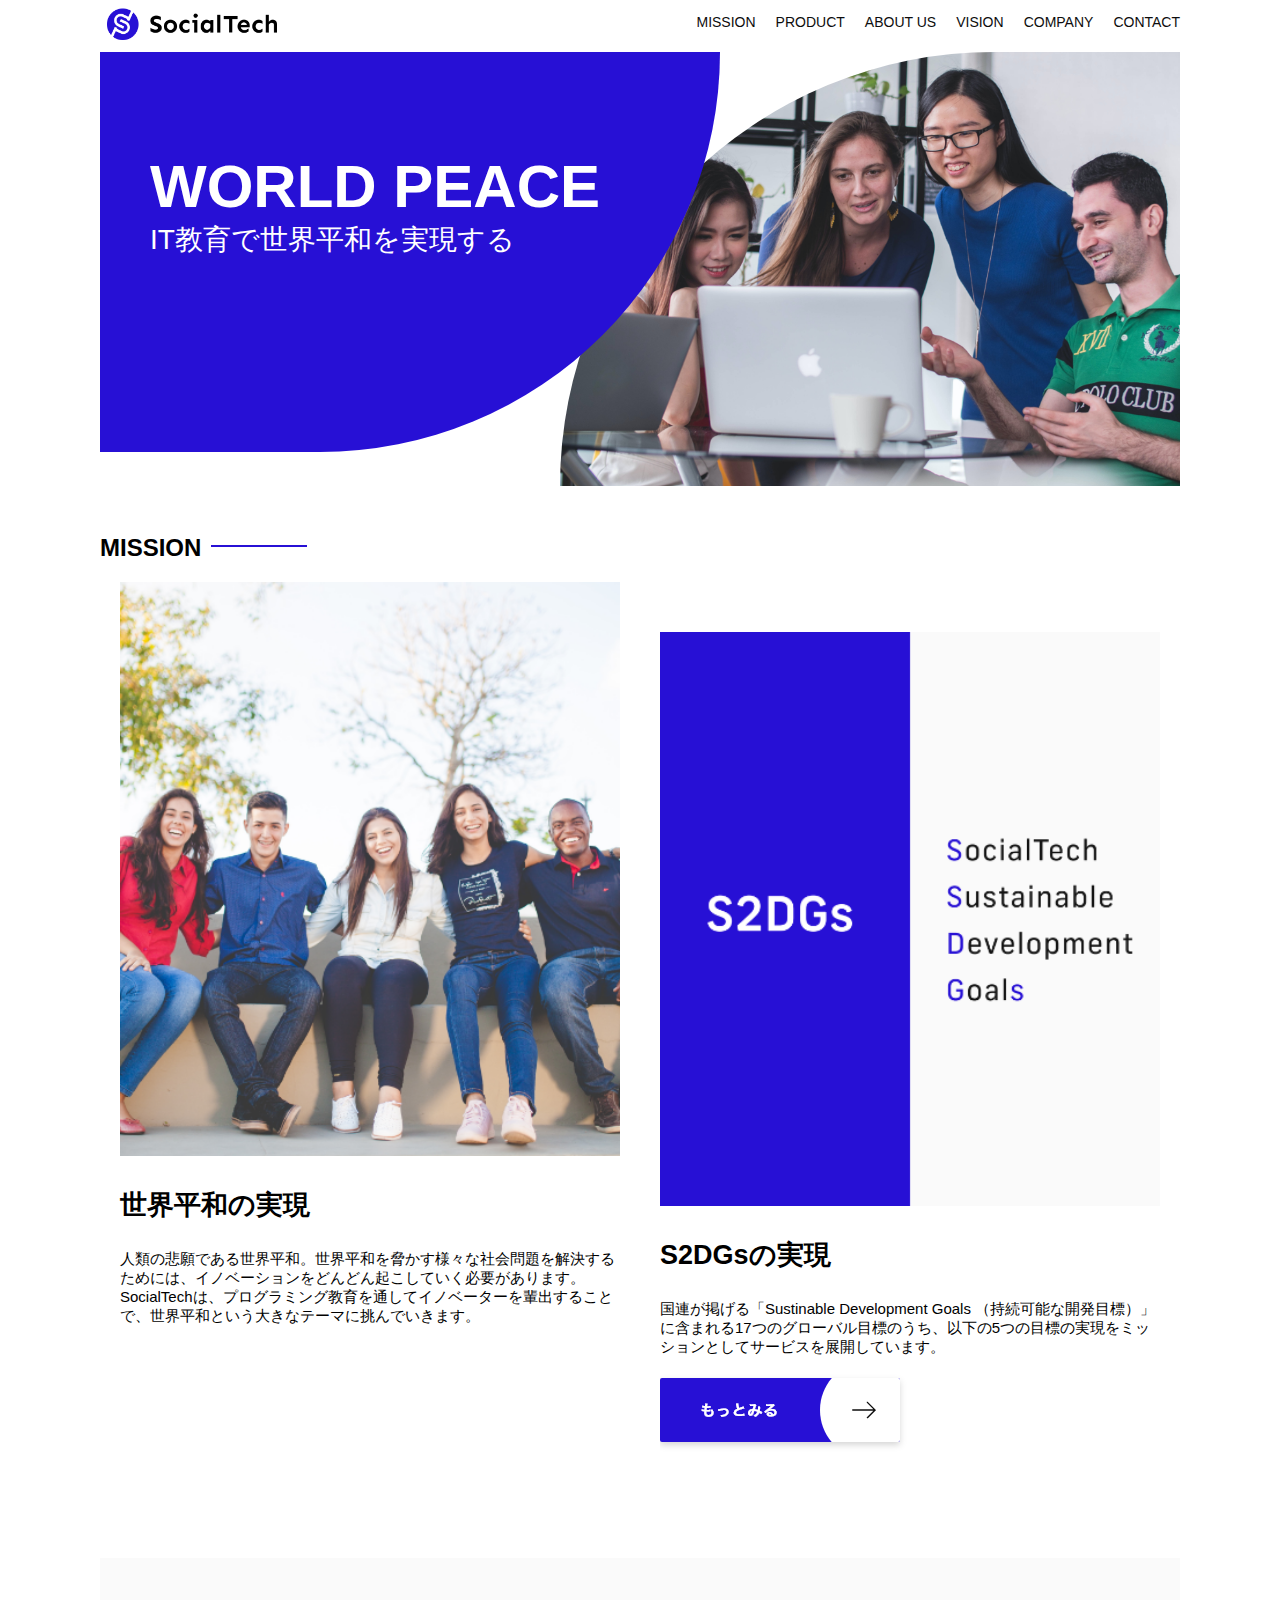
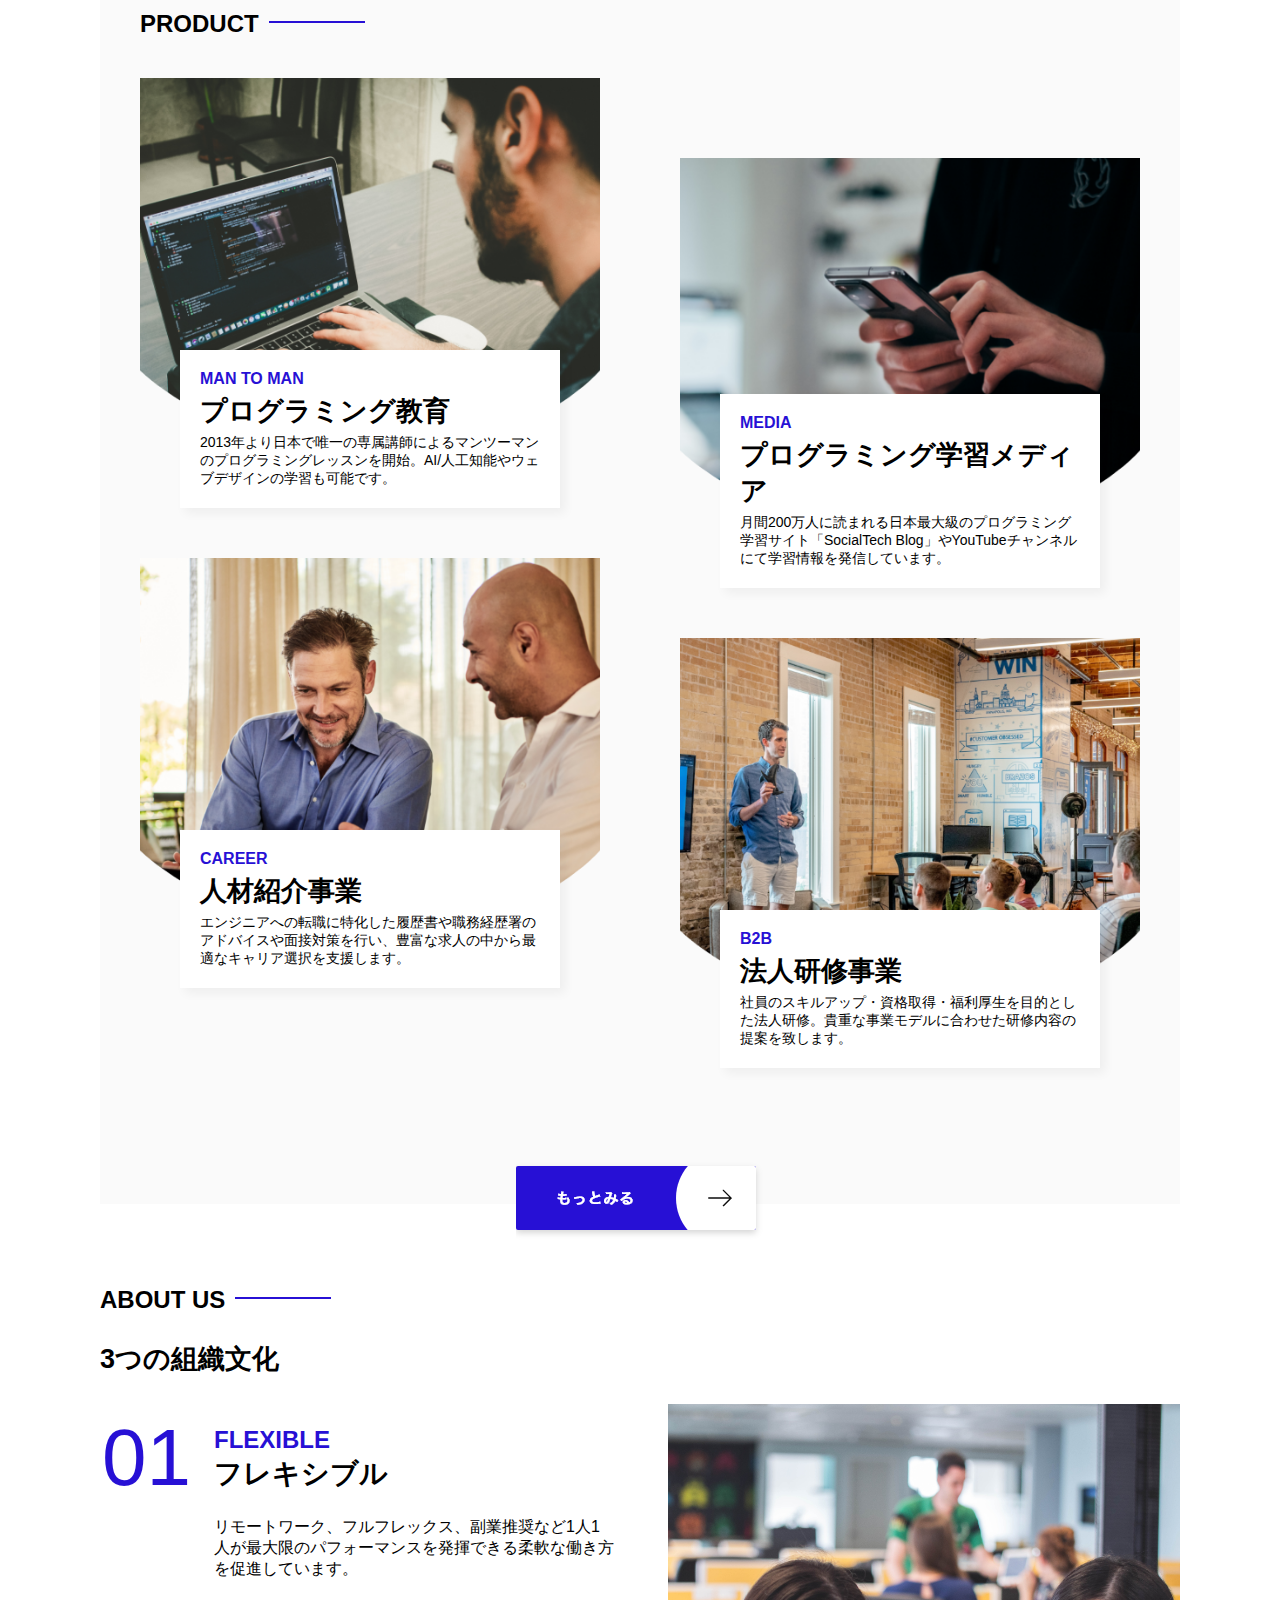
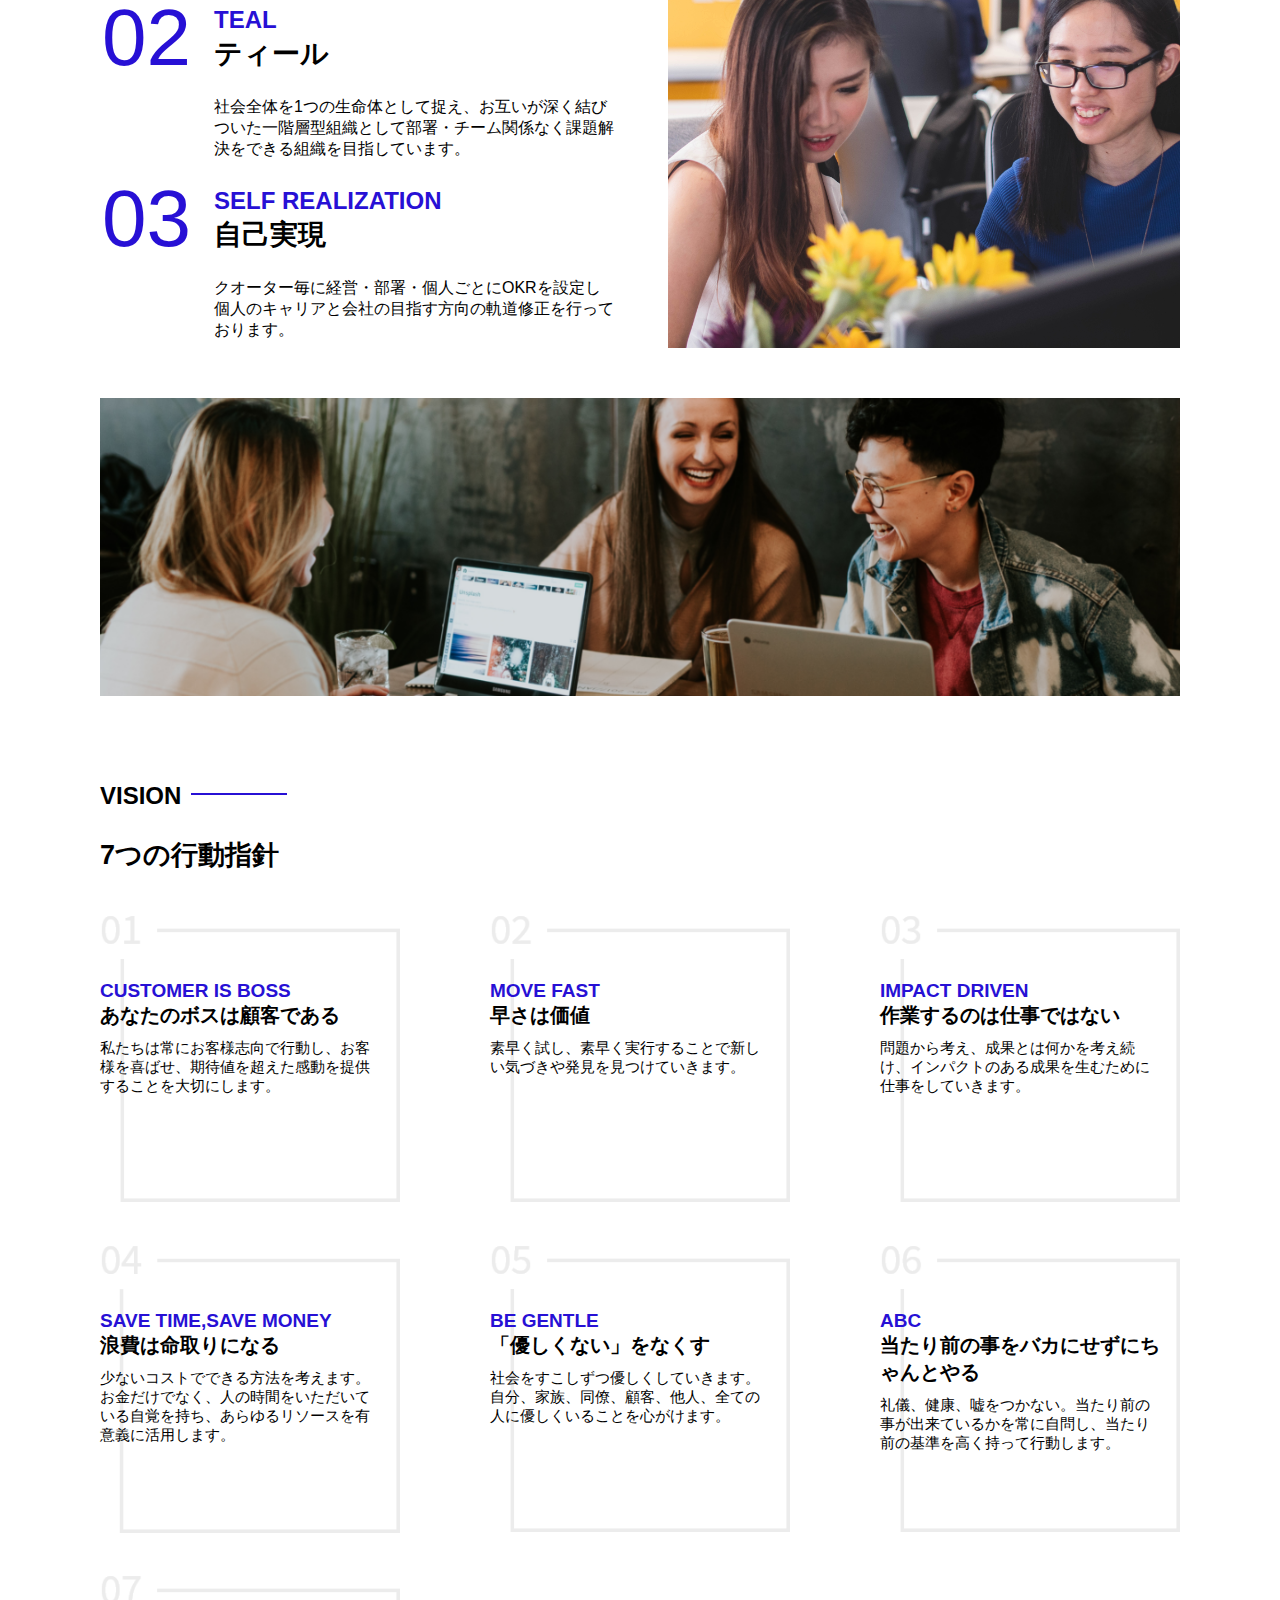
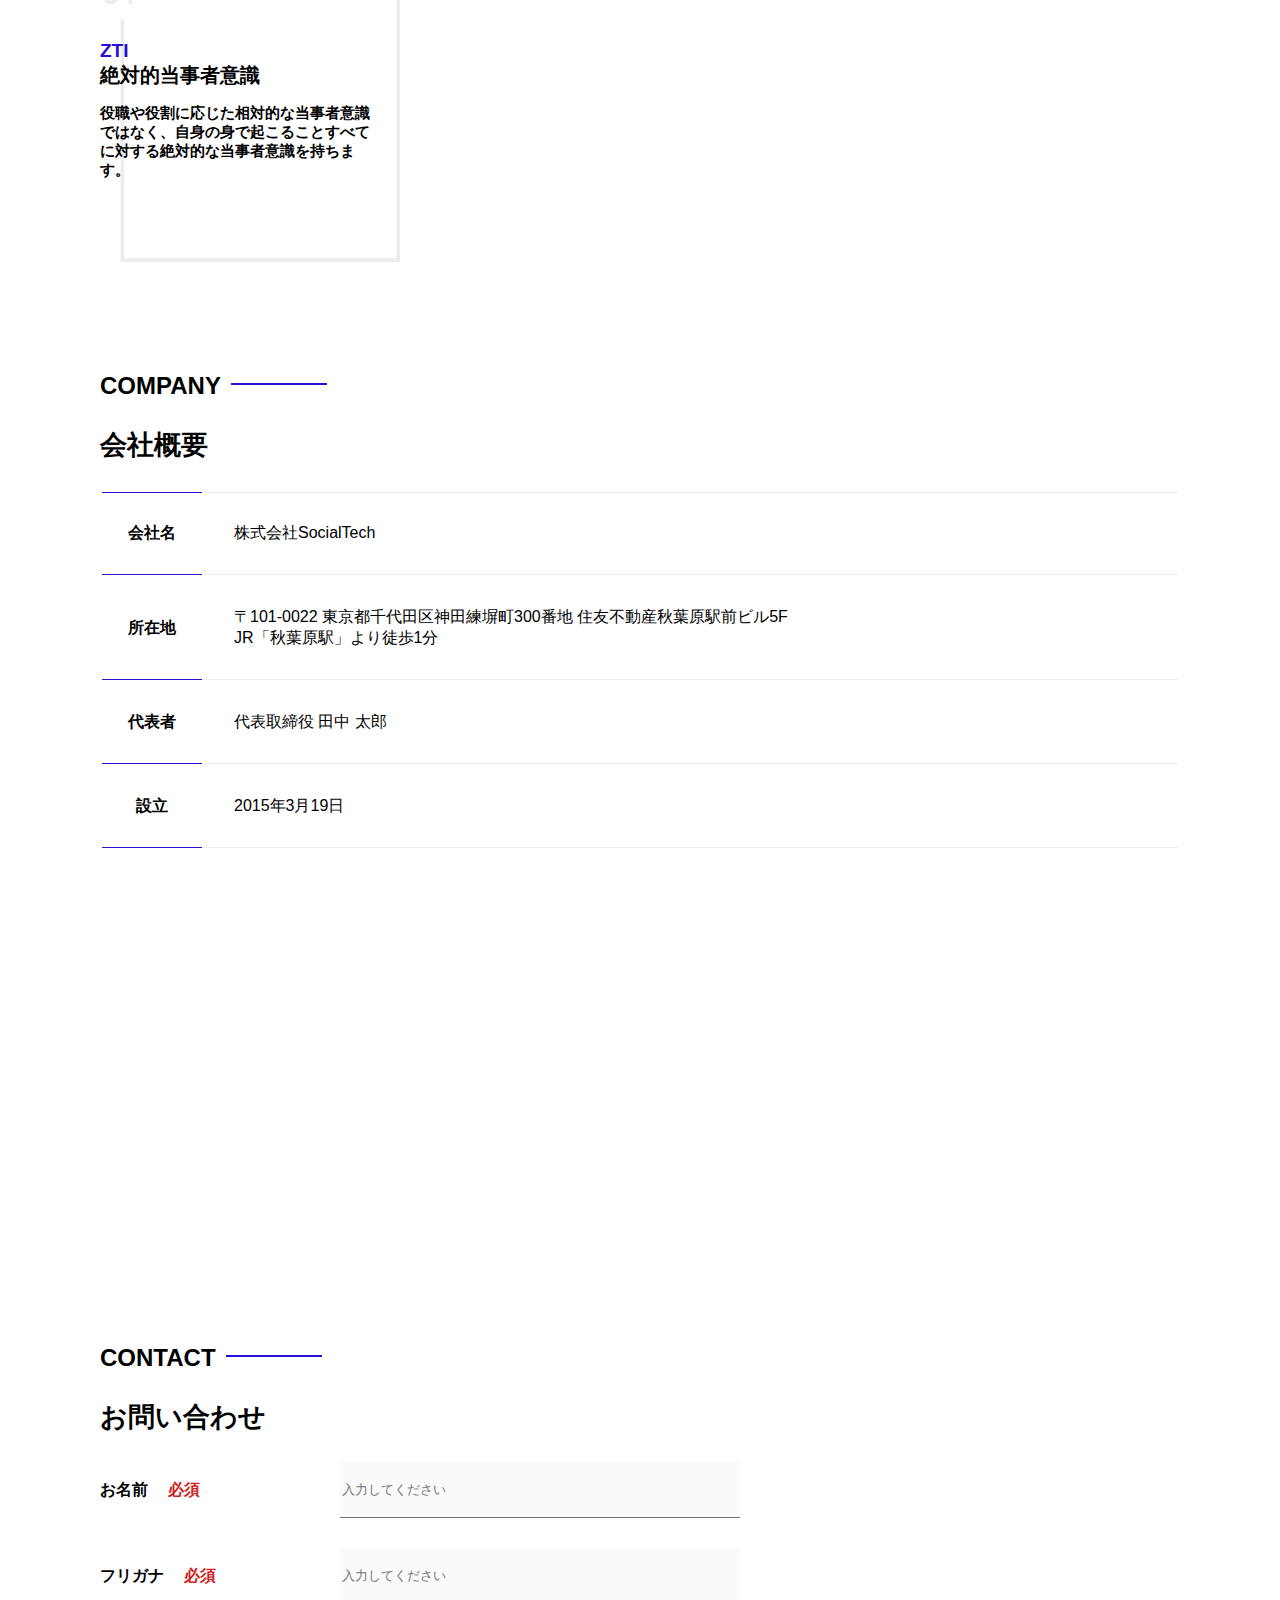
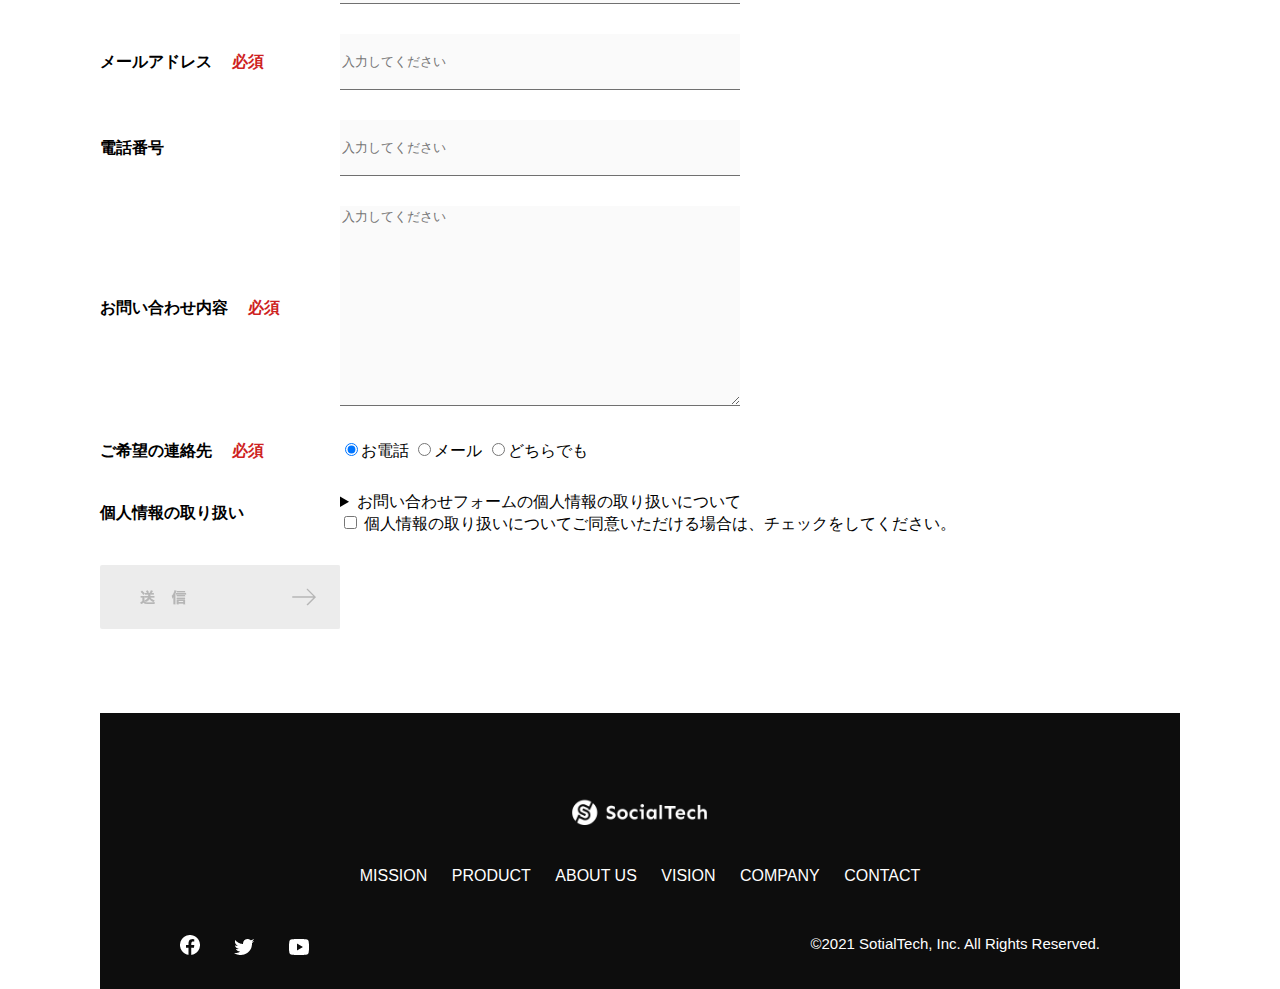
<file: socialtech/index.html>
<!DOCTYPE html>
<html>
  <head>
    <title>SocialTech</title>
    <meta charset="UTF-8">
    <meta name="description" content="SocialTechはEdTech業界のリーディングカンパニーを目指します。">
    <meta name="viewport" content="width=device-width,initial-scale=1.0">
    <link rel="stylesheet" href="style.css">
  </head>
  
  <body>
    <!-- ヘッダー -->
    <header>
      <!-- ロゴ -->
      <a href="index.html" id="logo">
        <img src="images/logo.png" alt="トップページに戻る">
      </a>
      
      <!-- PC用ナビゲーション -->
      <nav id="nav-pc">
        <ul>
          <li><a href="mission.html">MISSION</a></li>
          <li><a href="product.html">PRODUCT</a></li>
          <li><a href="index.html#aboutus">ABOUT US</a></li>
          <li><a href="index.html#vision">VISION</a></li>
          <li><a href="index.html#company">COMPANY</a></li>
          <li><a href="index.html#contact">CONTACT</a></li>
          </ul>
      </nav>

      <!-- スマホ用メニューボタン -->
      <button id="menu-sp" onclick="document.getElementById('nav-sp').style.display = 'block'">
        <img src="images/button-menu.png" alt="ナビゲーションを開く">
      </button>
      
      <!-- スマホ用ナビゲーション -->
      <div id="nav-sp">
        <button id="close" onclick="document.getElementById('nav-sp').style.display = 'none'">
          <img src="images/button-close.png" alt="ナビゲーションを閉じる">
        </button>

        <nav>
          <ul>
            <li>
              <a id="logo-sp" href="index.html" onclick="document.getElementById('nav-sp').style.display = 'none'"><img src="images/logo-sp.png" alt="トップページに戻る"></a>
            </li>
            <li><a class="menu" href="mission.html" onclick="document.getElementById('nav-sp').style.display = 'none'">MISSION</a></li>
            <li><a class="menu" href="product.html" onclick="document.getElementById('nav-sp').style.display = 'none'">PRODUCT</a></li>
            <li><a class="menu" href="index.html#aboutus" onclick="document.getElementById('nav-sp').style.display = 'none'">ABOUT US</a></li>
            <li><a class="menu" href="index.html#vision" onclick="document.getElementById('nav-sp').style.display = 'none'">VISION</a></li>
            <li><a class="menu" href="index.html#company" onclick="document.getElementById('nav-sp').style.display = 'none'">COMPANY</a></li>
            <li><a class="menu" href="index.html#contact" onclick="document.getElementById('nav-sp').style.display = 'none'">CONTACT</a></li>
          </ul>
        </nav>


        <div id="sns">
          <a href="https://www.facebook.com/sejuku2013">
            <img src="images/button-facebook.png" alt="Facebookのリンク">
          </a>
          <a href="https://twitter.com/samuraijuku">
            <img src="images/button-twitter.png" alt="Twitterのリンク">
          </a>
          <a href="https://www.youtube.com/channel/UCCFOQO5aDK0xXam4cUQXT8g">
            <img src="images/button-youtube.png" alt="YouTubeのリンク">
          </a>
        </div>
      </div>

  </header>



    <main>
      <article>
        <!-- メインビジュアル -->
        <section id="main-visual">
          <div id="main-message">
            <h1>WORLD PEACE</h1>
            <p>IT教育で世界平和を実現する</p>
          </div>
          <img src="images/index/index-main.png" alt="PCの周りに集まる多国籍の仲間たち">
        </section>
        
        <!-- ミッション -->
        <section id="mission">
          <h2 class="index-h2">MISSION</h2>
          
          <div id="mission-flex">

            <div>
              <img id="mission-photo" src="images/index/index-mission.png" alt="屋外のベンチで写真を撮影する多国籍の仲間たち">
              <h3>世界平和の実現</h3>
              <p>
                人類の悲願である世界平和。世界平和を脅かす様々な社会問題を解決するためには、イノベーションをどんどん起こしていく必要があります。SocialTechは、プログラミング教育を通してイノベーターを輩出することで、世界平和という大きなテーマに挑んでいきます。
              </p>
            </div>

            <div>
              <img id="s2dgs" src="images/index/s2dgs.png" alt="S2DGs">
              <h3>S2DGsの実現</h3>
              <p>国連が掲げる「Sustinable Development Goals （持続可能な開発目標）」に含まれる17つのグローバル目標のうち、以下の5つの目標の実現をミッションとしてサービスを展開しています。</p>
              <a href="mission.html">
                <img src="images/button-more.png" alt="もっとみる">
              </a>
            </div>

          </div>
        </section>

      <!-- プロダクト -->
      <section id="product">
        <h2 class="index-h2">PRODUCT</h2>
        <div class="product-flex">

          <div id="product-left">
            <div>
              <img class="product-photo" src="images/index/index-mantoman.png" alt="PCでコードを書く男性">
              <div class="product-explain">
                <span>MAN TO MAN</span>
                <h3>プログラミング教育</h3>
                <p>2013年より日本で唯一の専属講師によるマンツーマンのプログラミングレッスンを開始。AI/人工知能やウェブデザインの学習も可能です。</p>
            </div>
          </div>

          <div>
            <img class="product-photo" src="images/index/index-career.png" alt="笑顔で話し合う2人の男性">
            <div class="product-explain">
              <span>CAREER</span>
              <h3>人材紹介事業</h3>
              <p>エンジニアへの転職に特化した履歴書や職務経歴署のアドバイスや面接対策を行い、豊富な求人の中から最適なキャリア選択を支援します。</p>
            </div>
          </div>
          </div>

          <div id="product-right">
            <div>
              <img class="product-photo" src="images/index/index-media.png" alt="スマートフォンを操作する人">
              <div class="product-explain">
                <span>MEDIA</span>
                <h3>プログラミング学習メディア</h3>
                <p>月間200万人に読まれる日本最大級のプログラミング学習サイト「SocialTech Blog」やYouTubeチャンネルにて学習情報を発信しています。</p>
              </div>
            </div>
            <div>
              <img class="product-photo" src="images/index/index-b2b.png" alt="講演中の男性とそれを聴く人々">
              <div class="product-explain">
                <span>B2B</span>
                <h3>法人研修事業</h3>
                <p>社員のスキルアップ・資格取得・福利厚生を目的とした法人研修。貴重な事業モデルに合わせた研修内容の提案を致します。</p>
              </div>
            </div>
          </div>
        </div>

            <div id="product-more">
              <a href="product.html">
                <img src="images/button-more.png" alt="もっとみる">
              </a>
            </div>

      </section>

      <!-- ABOUT US -->
      <section id="aboutus">
        <h2 class="index-h2">ABOUT US</h2>
        <h3>3つの組織文化</h3>
        <div>
          <table class="culture-table">
            <tr>
              <td class="culture-num">01</td>
              <th><span class="culture-en">FLEXIBLE</span><br>フレキシブル</th>
            </tr>
            <tr>
              <td>
                <!-- 空のセル -->
              </td>
              <td class="culture-description">リモートワーク、フルフレックス、副業推奨など1人1人が最大限のパフォーマンスを発揮できる柔軟な働き方を促進しています。</td>
            </tr>
            <tr>
              <td class="culture-num">02</td>
              <th><span class="culture-en">TEAL</span><br>ティール</th>
            </tr>
            <tr>
              <td>
                <!-- 空のセル -->
              </td>
              <td class="culture-description">社会全体を1つの生命体として捉え、お互いが深く結びついた一階層型組織として部署・チーム関係なく課題解決をできる組織を目指しています。</td>
            </tr>
            <tr>
              <td class="culture-num">03</td>
              <th><span class="culture-en">SELF REALIZATION</span><br>自己実現</th>
            </tr>
            <tr>
              <td>
                <!-- 空のセル -->
              </td>
              <td class="culture-description">クオーター毎に経営・部署・個人ごとにOKRを設定し個人のキャリアと会社の目指す方向の軌道修正を行っております。</td>
            </tr>
          </table>
          <img class="culture-img" src="images/index/index-aboutus1.png" alt="笑顔で話し合う2人の女性">
        </div>
        <img class="culture-img2" src="images/index/index-aboutus2.png" alt="笑顔で笑い合う3人の男女">
      </section>

      <!-- VISION -->
      <section id="vision">
        <h2 class="index-h2">VISION</h2>
        <h3>7つの行動指針</h3>
        <div>
          <div class="vision-box">
            <img src="images/index/vision-01.png" alt="01">
            <div>
              <h4>CUSTOMER IS BOSS</h4>
              <h5>あなたのボスは顧客である</h5>
              <p>私たちは常にお客様志向で行動し、お客様を喜ばせ、期待値を超えた感動を提供することを大切にします。</p>
            </div>
          </div>
          <div class="vision-box">
            <img src="images/index/vision-02.png" alt="02">
            <div>
              <h4>MOVE FAST</h4>
              <h5>早さは価値</h5>
              <p>素早く試し、素早く実行することで新しい気づきや発見を見つけていきます。</p>
            </div>
          </div>
          <div class="vision-box">
            <img src="images/index/vision-03.png" alt="03">
            <div>
              <h4>IMPACT DRIVEN</h4>
              <h5>作業するのは仕事ではない</h5>
              <p>問題から考え、成果とは何かを考え続け、インパクトのある成果を生むために仕事をしていきます。</p>
            </div>
          </div>
          <div class="vision-box">
            <img src="images/index/vision-04.png" alt="04">
            <div>
              <h4>SAVE TIME,SAVE MONEY</h4>
              <h5>浪費は命取りになる</h5>
              <p>少ないコストでできる方法を考えます。お金だけでなく、人の時間をいただいている自覚を持ち、あらゆるリソースを有意義に活用します。</p>
            </div>
          </div>
          <div class="vision-box">
            <img src="images/index/vision-05.png" alt="05">
            <div>
              <h4>BE GENTLE</h4>
              <h5>「優しくない」をなくす</h5>
              <p>社会をすこしずつ優しくしていきます。自分、家族、同僚、顧客、他人、全ての人に優しくいることを心がけます。</p>
            </div>
          </div>
          <div class="vision-box">
            <img src="images/index/vision-06.png" alt="06">
            <div>
              <h4>ABC</h4>
              <h5>当たり前の事をバカにせずにちゃんとやる</h5>
              <p>礼儀、健康、嘘をつかない。当たり前の事が出来ているかを常に自問し、当たり前の基準を高く持って行動します。</p>
            </div>
          </div>
          <div class="vision-box">
            <img src="images/index/vision-07.png" alt="07">
            <div>
              <h4>ZTI</h4>
              <h5>絶対的当事者意識<h5>
              <p>役職や役割に応じた相対的な当事者意識ではなく、自身の身で起こることすべてに対する絶対的な当事者意識を持ちます。</p>
            </div>
          </div>
        </div>
      </section>

      <!-- COMPANY -->
<section id="company">
  <h2 class="index-h2">COMPANY</h2>
  <h3>会社概要</h3>
  <table id="company-table">
    <tr>
      <th class="tableheader tableheader-first">会社名</th>
      <td class="cell cell-first">株式会社SocialTech</td>
    </tr>
    <tr>
      <th class="tableheader">所在地</th>
      <td class="cell">〒101-0022 東京都千代田区神田練塀町300番地 住友不動産秋葉原駅前ビル5F<br>JR「秋葉原駅」より徒歩1分</td>
    </tr>
    <tr>
      <th class="tableheader">代表者</th>
      <td class="cell">代表取締役 田中 太郎</td>
    </tr>
    <tr>
      <th class="tableheader">設立</th>
      <td class="cell">2015年3月19日</td>
    </tr>
  </table>

  <iframe
  src="https://www.google.com/maps/embed?pb=!1m18!1m12!1m3!1d3240.0688551336807!2d139.7720776771055!3d35.69992317258124!2m3!1f0!2f0!3f0!3m2!1i1024!2i768!4f13.1!3m3!1m2!1s0x60188fee13660e23%3A0x77137876edf742ac!2z5L2P5Y-L5LiN5YuV55Sj56eL6JGJ5Y6f6aeF5YmN44OT44Or!5e0!3m2!1sja!2sjp!4v1704858013291!5m2!1sja!2sjp" 
  style="border: 0" allowfullscreen="" loading="lazy">
  </iframe>
</section>

<!-- お問い合わせフォーム -->
<section id="contact">
  <h2 class="index-h2">CONTACT</h2>
<h3>お問い合わせ</h3>
<form>
  <div>
  <div class="contact-heading">
    <label class="contact-label">お名前<span class="contact-span">必須</label>
  </div>
  <div>
    <input type="text" name="name" placeholder="入力してください" class="contact-textbox">
  </div>
  </div>
  <div>
    <div class="contact-heading">
      <label class="contact-label">フリガナ<span class="contact-span">必須</span></label>
    </div>
    <div>
      <input type="text" name="hurigana" placeholder="入力してください" class="contact-textbox">
    </div>
  </div>
  <div>
    <div class="contact-heading">
      <label class="contact-label">メールアドレス<span class="contact-span">必須</span></label>
    </div>
    <div>
      <input type="text" name="email" placeholder="入力してください" class="contact-textbox">
    </div>
  </div>
  <div>
    <div class="contact-heading">
      <label class="contact-label">電話番号</label>
    </div>
    <div>
      <input type="text" name="tel" placeholder="入力してください" class="contact-textbox">
    </div>
  </div>
  <div>
    <div class="contact-heading">
      <label class="contact-label">お問い合わせ内容<span class="contact-span">必須</span></label>
    </div>
    <div>
      <textarea class="contact-textarea" placeholder="入力してください" name="message"></textarea>
    </div>
  </div>
  <div>
    <div class="contact-heading">
      <label class="contact-label">ご希望の連絡先<span class="contact-span">必須 </span></label>
    </div>
    <div>
      <input class="radiobutton" type="radio" value="tel" name="contact" checked><label>お電話</label>
      <input class="radiobutton" type="radio" value="mail" name="contact"><label>メール</label>
      <input class="radiobutton" type="radio" value="both" name="contact"><label>どちらでも</label>
    </div>
  </div>

  <div>
    <div class="contact-heading">
      <label class="contact-label">個人情報の取り扱い</label>
    </div>
    <div>
      <details>
        <summary>お問い合わせフォームの個人情報の取り扱いについて</summary>
        <div>
          <d1>
            <dt>１．組織の名称又は氏名</dt>
            <dd>株式会社SocialTech</dd>
            <dt>２．個人情報保護管理者（若しくはその代理人）の氏名又は職名、所属及び連絡先</dt>
            <dd>
              <p>鈴木 一郎 コーポレート部</p>
              <p>メールアドレス：samurai@example.com</p>
              <p>TEL：03-1234-5678</p>
            </dd>
            <dt>３．個人情報の利用目的</dt>
            <dd>
              <ul>
                <li>本サービス及び本サービスに関連する情報の提供又はそれらに関する連絡のため</li>
                <li>ユーザーの本人確認のため</li>
                <li>当社サービスのご案内のため</li>
                <li>当社の商品等の広告または宣伝（電子メールによるものを含むものとします。）</li>
              </ul>
            </dd>
            <dt>４．個人情報の取り扱い業務の委託</dt>
            <dd>個人情報の取扱業務の全部または一部を外部に業務委託する場合があります。その際、弊社は、個人情報を適切に保護できる管理体制を敷き実行していることを条件として委託先を厳選したうえで、機密保持契約を委託先と締結し、お客様の個人情報を厳密に管理させます。</dd>
            <dt>５．個人情報の開示等の請求</dt>
            <dd>お客様は、弊社に対してご自身の個人情報の開示等（利用目的の通知、開示、内容の訂正・追加・削除、利用の停止または消去、第三者への提供の停止）に関して、当社問合わせ窓口に申し出ることができます。<br>
              その際、弊社はお客様ご本人を確認させていただいたうえで、合理的な期間内に対応いたします。<br>
              なお、個人情報に関する弊社問合わせ先は、次の通りです。
            </dd>

            <dt>６．個人情報を提供されることの任意性について</dt>
            <dd>お客様がご自身の個人情報を弊社に提供されるか否かは、お客様のご判断によりますが、もしご提供されない場合には、適切なサービスが提供できない場合がありますので予めご了承ください。</dd>
          </d1>
        </div>
      </details>
      <input type="checkbox" name="agree">
      <span>個人情報の取り扱いについてご同意いただける場合は、チェックをしてください。</span>
    </div>
  </div>

  <input type="image" src="images/button-submit.png" alt="送信する">

</form>
</section>

      </article>
    </main>

    <footer>
      <div id="footer-logo">
        <img src="images/logo-sp.png" alt="SocialTech">
      </div>
      <div id="footer-link">
        <a href="mission.html">MISSION</a>
        <a href="product.html">PRODUCT</a>
        <a href="index.html#aboutus">ABOUT US</a>
        <a href="index.html#vision">VISION</a>
        <a href="index.html#company">COMPANY</a>
        <a href="index.html#contact">CONTACT</a>
      </div>

      <div id="sns-footer">
        <div class="sns-btns">
          <a href="https://www.facebook.com/sejuku2013"><img src="images/button-facebook.png" alt=Facebookのリンク></a>
          <a href="https://twitter.com/samuraijuku"><img src="images/button-twitter.png" alt="Twitterのリンク"></a>
          <a href="https://www.youtube.com/channel/UCCFOQO5aDK0xXam4cUQXT8g"><img src="images/button-youtube.png" alt="YouTubeのリンク"></a>
        </div>
        <p id="copyright">&copy;2021 SotialTech, Inc. All Rights Reserved.</p>
      </div>
    </footer>

  </body>
</html>
</file>
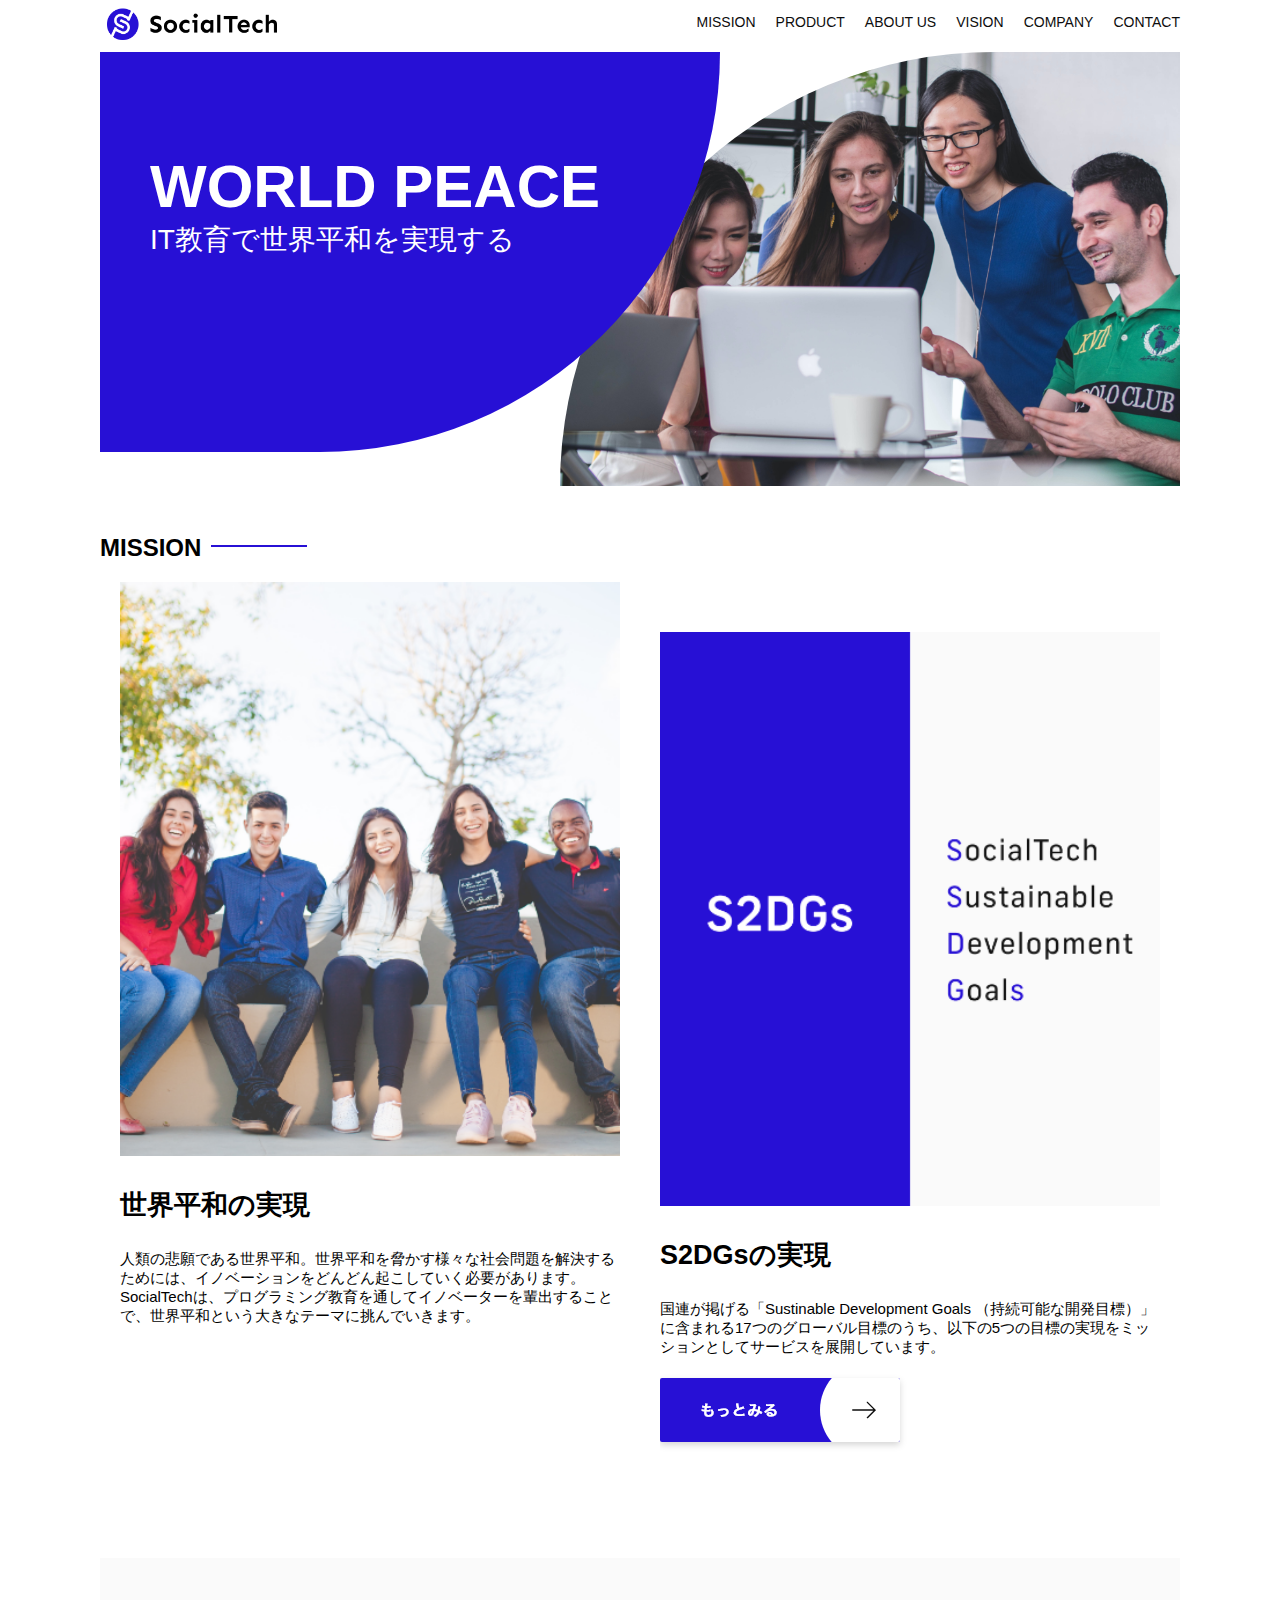
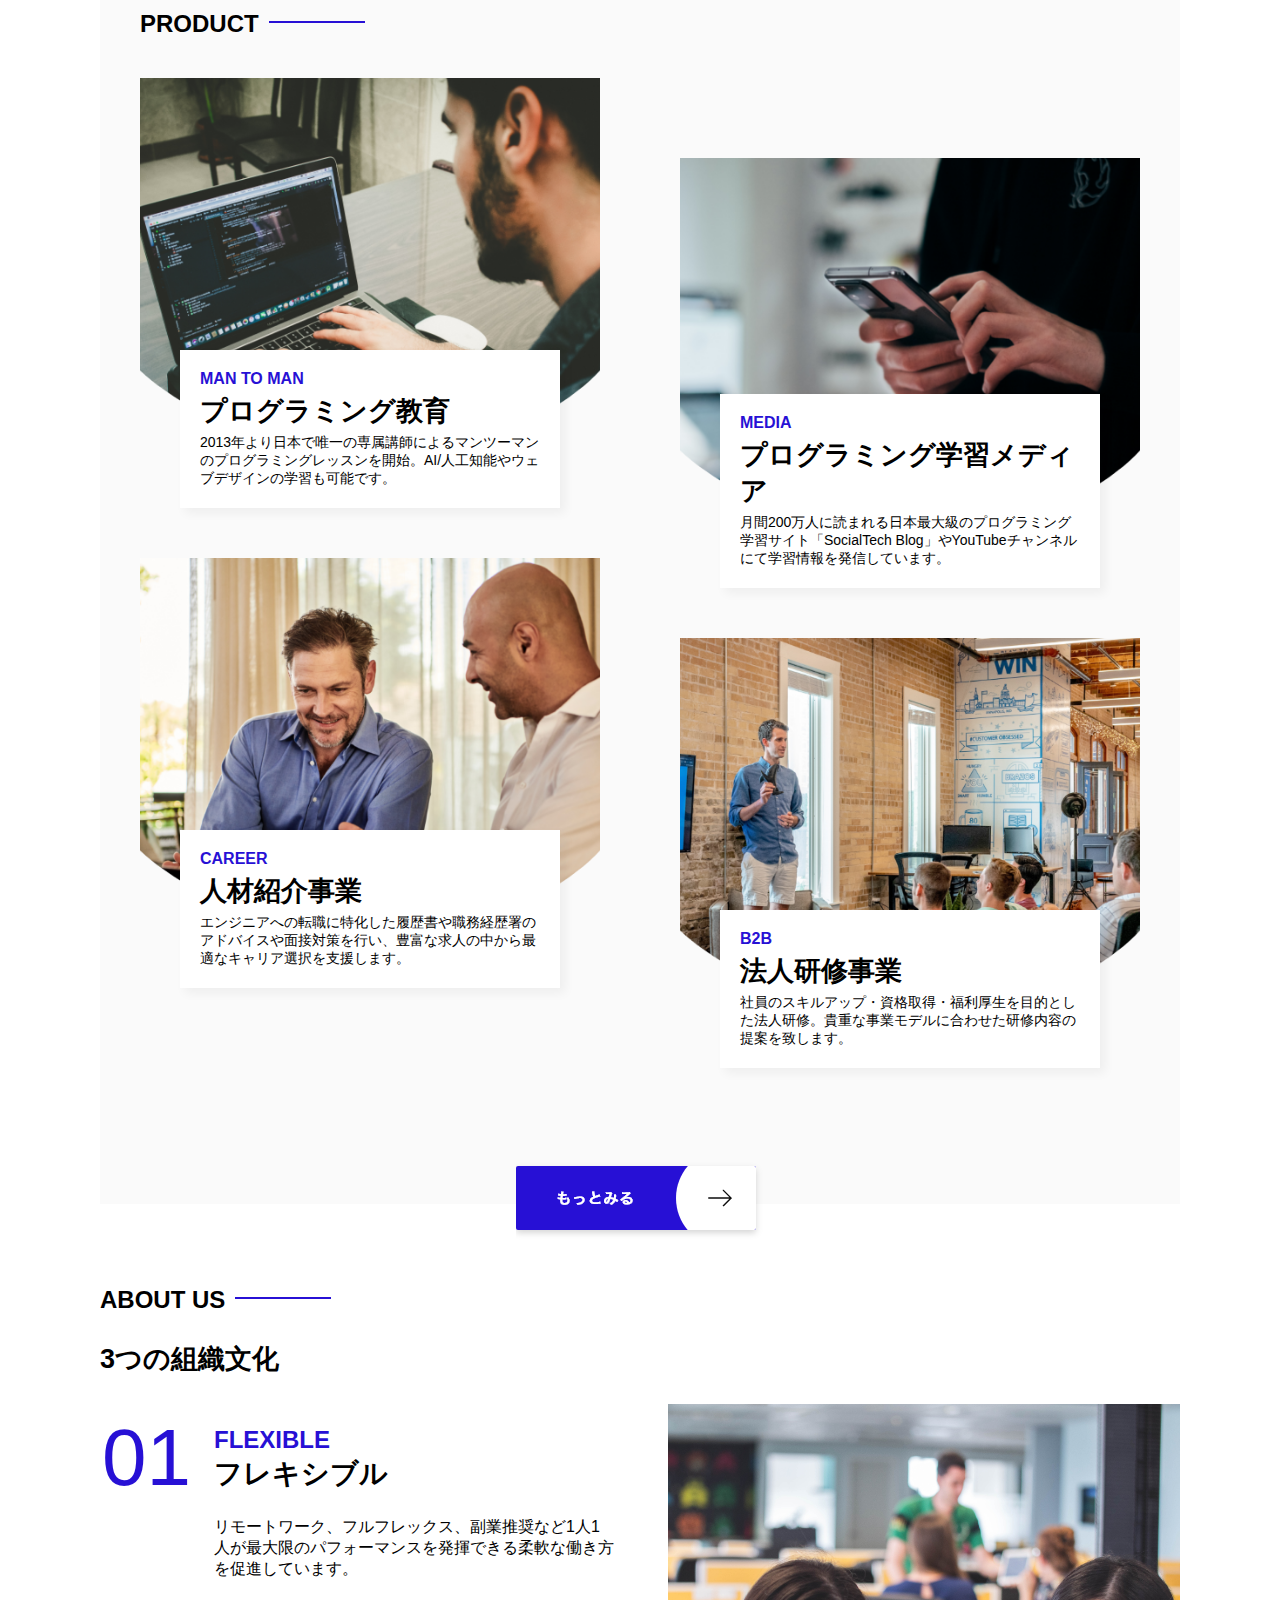
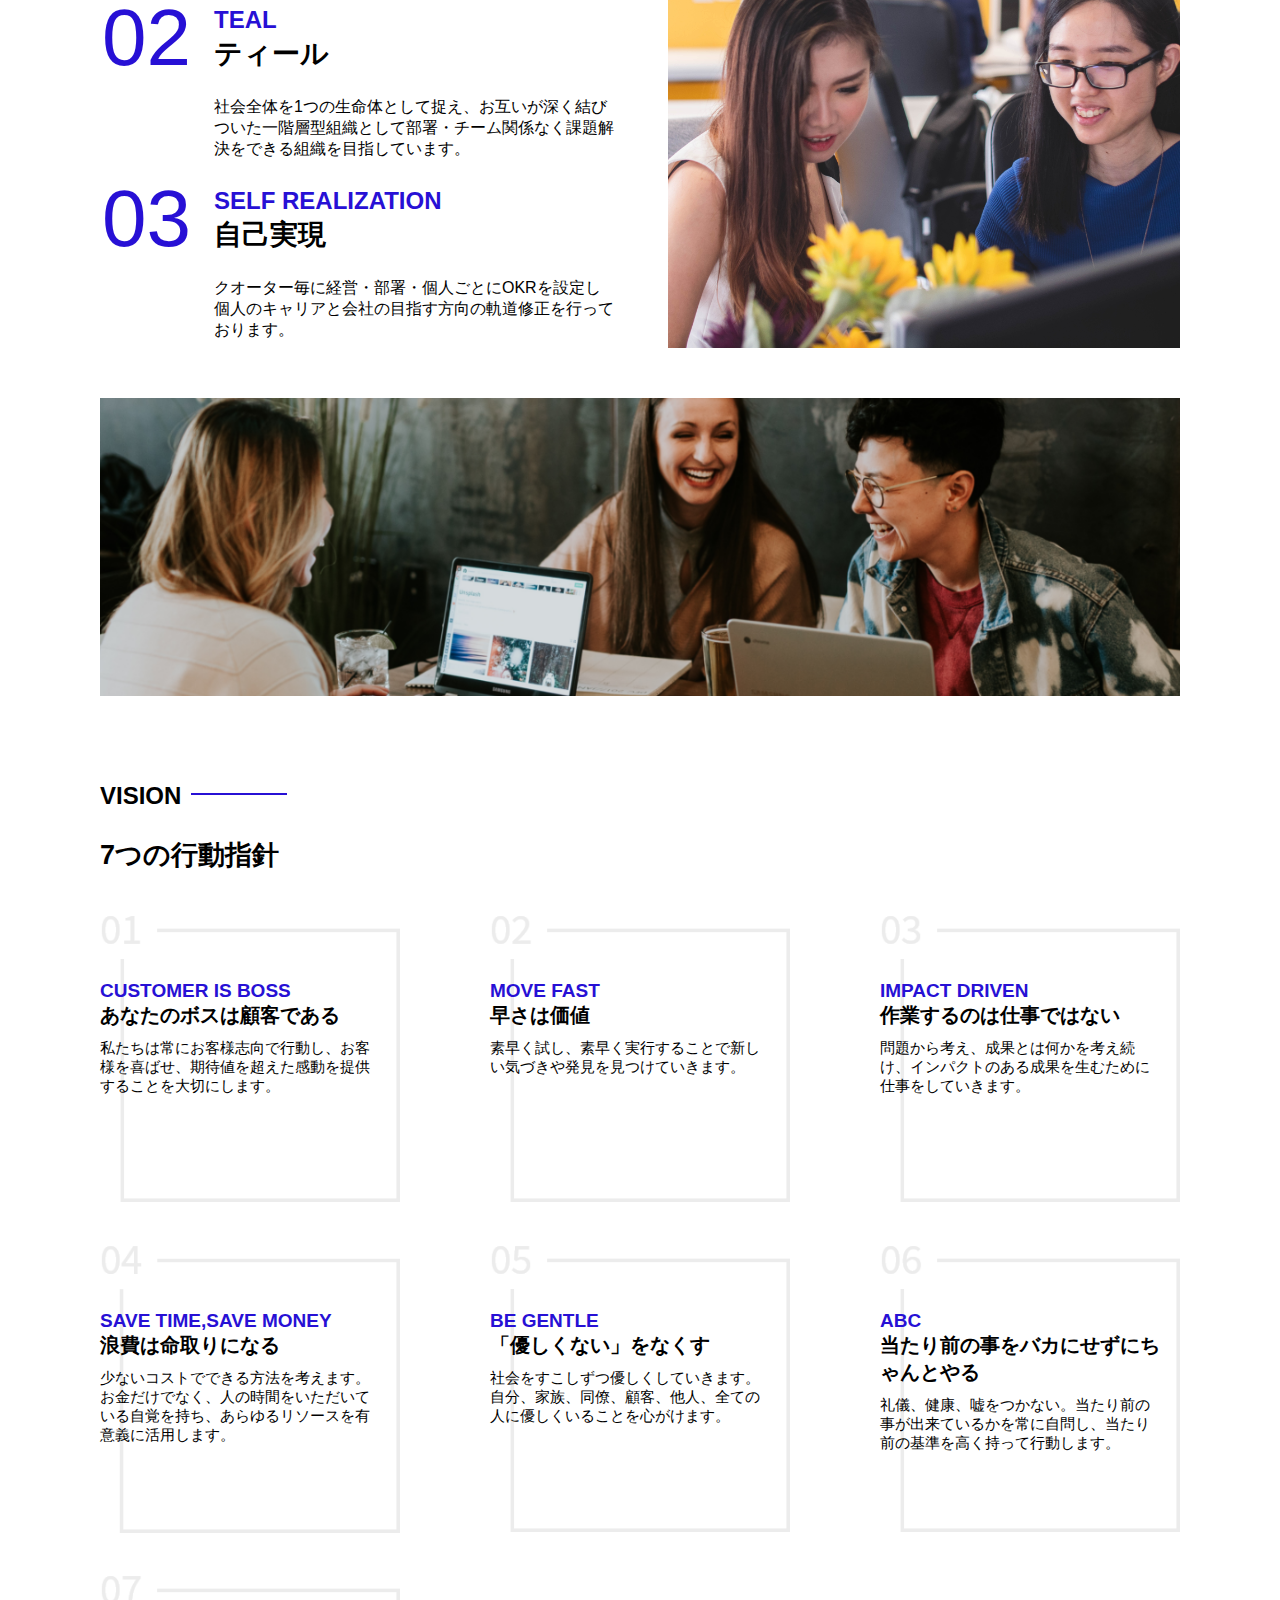
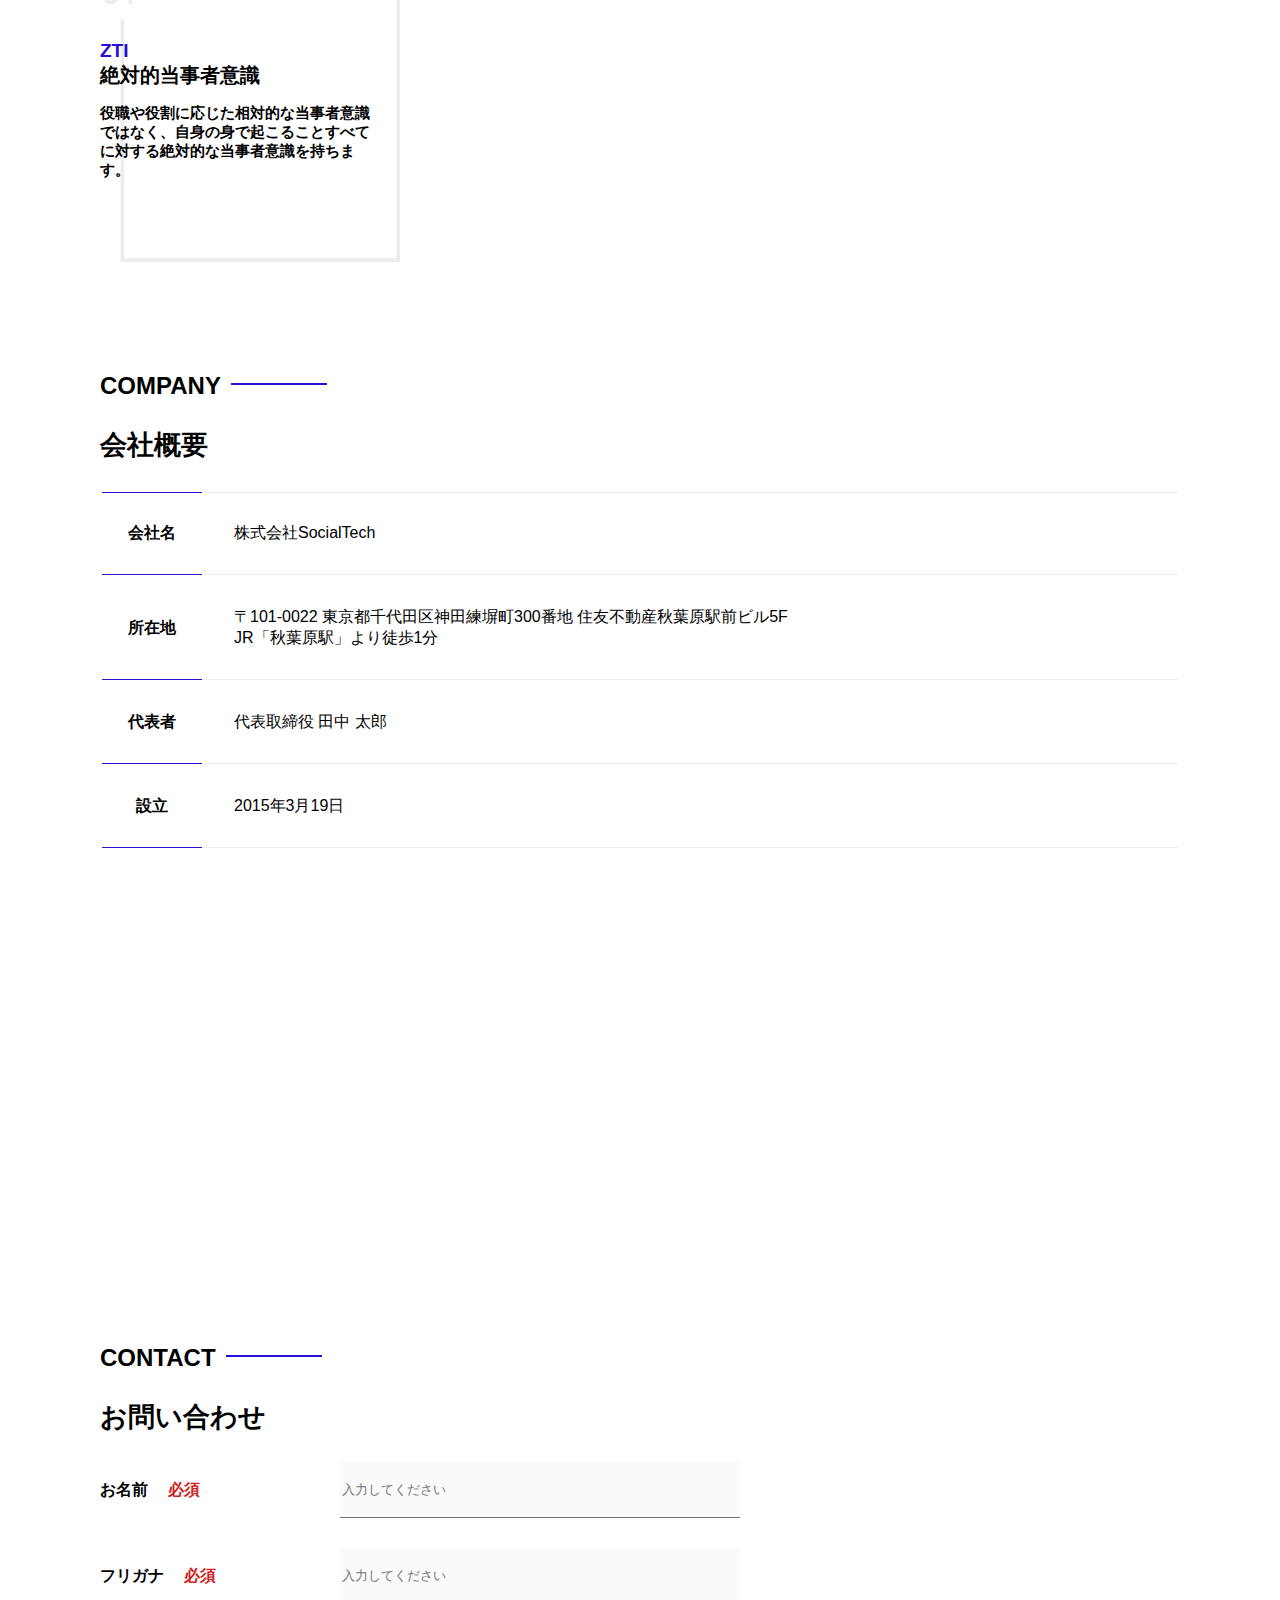
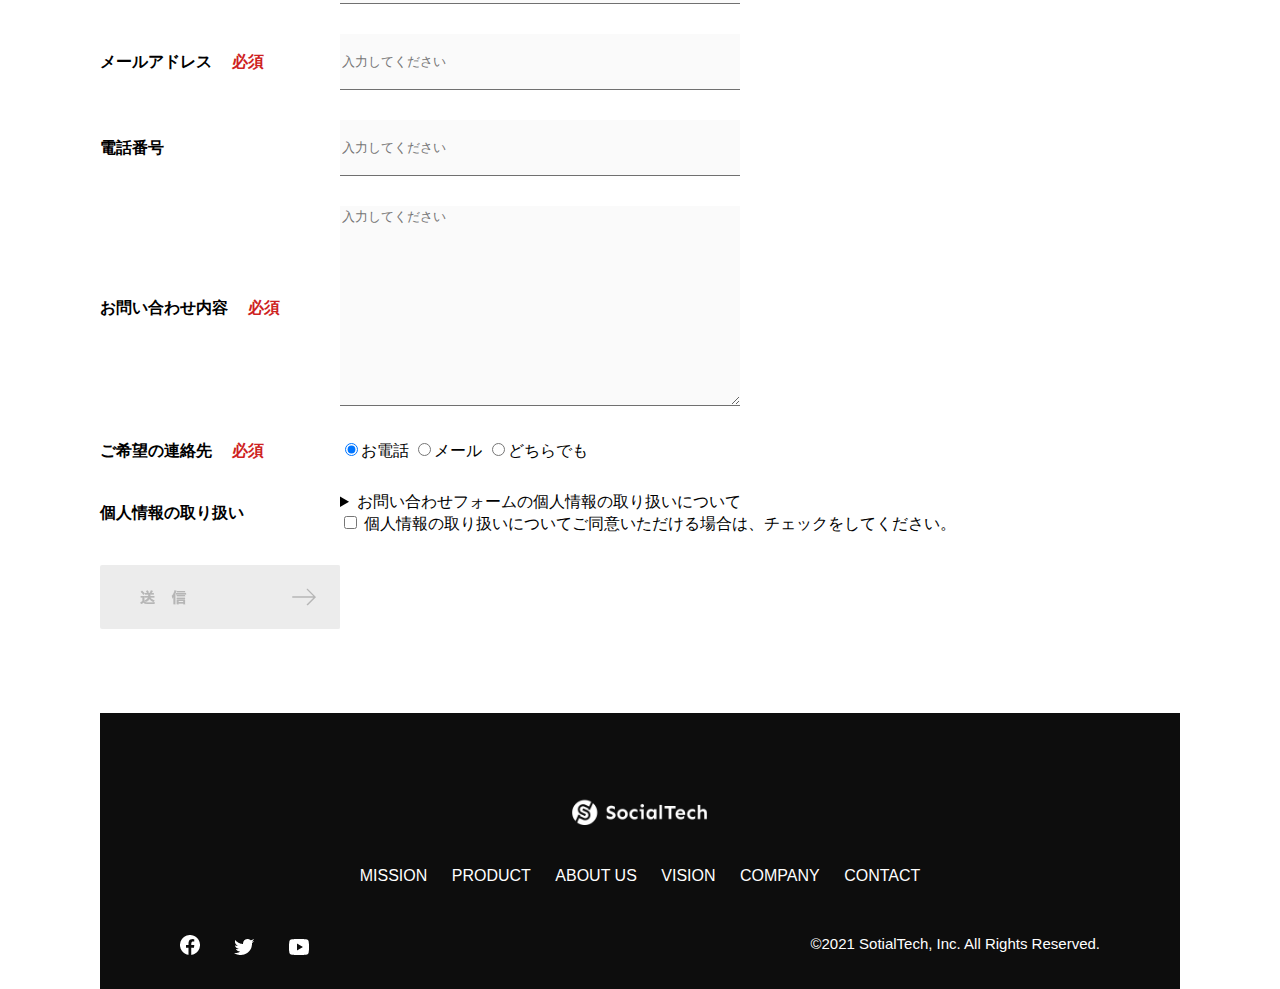
<file: SocialTech250220/index.html>
<!DOCTYPE html>
<html>
  <head>
    <title>SocialTech</title>
    <meta charset="UTF-8">
    <meta name="description" content="SocialTechはEdTech業界のリーディングカンパニーを目指します。">
    <meta name="viewport" content="width=device-width,initial-scale=1.0">
    <link rel="stylesheet" href="style.css">
  </head>
  <body>
    <!-- ヘッダー -->
    <header>
      <!-- ロゴ -->
      <a href="index.html" id="logo">
        <img src="images/logo.png" alt="トップページに戻る">
      </a>
      
      <!-- PC用ナビゲーション -->
      <nav id="nav-pc">
        <ul>
          <li><a href="mission.html">MISSION</a></li>
          <li><a href="product.html">PRODUCT</a></li>
          <li><a href="index.html#aboutus">ABOUT US</a></li>
          <li><a href="index.html#vision">VISION</a></li>
          <li><a href="index.html#company">COMPANY</a></li>
          <li><a href="index.html#contact">CONTACT</a></li>
          </ul>
      </nav>

      <!-- スマホ用メニューボタン -->
      <button id="menu-sp" onclick="document.getElementById('nav-sp').style.display = 'block'">
        <img src="images/button-menu.png" alt="ナビゲーションを開く">
      </button>
      <!-- スマホ用ナビゲーション -->
      <div id="nav-sp">
        <button id="close" onclick="document.getElementById('nav-sp').style.display = 'none'">
          <img src="images/button-close.png" alt="ナビゲーションを閉じる">
        </button>

        <nav>
          <ul>
            <li>
              <a id="logo-sp" href="index.html" onclick="document.getElementById('nav-sp').style.display = 'none'"><img src="images/logo-sp.png" alt="トップページに戻る"></a>
            </li>
            <li><a class="menu" href="mission.html" onclick="document.getElementById('nav-sp').style.display = 'none'">MISSION</a></li>
            <li><a class="menu" href="product.html" onclick="document.getElementById('nav-sp').style.display = 'none'">PRODUCT</a></li>
            <li><a class="menu" href="index.html#aboutus" onclick="document.getElementById('nav-sp').style.display = 'none'">ABOUT US</a></li>
            <li><a class="menu" href="index.html#vision" onclick="document.getElementById('nav-sp').style.display = 'none'">VISION</a></li>
            <li><a class="menu" href="index.html#company" onclick="document.getElementById('nav-sp').style.display = 'none'">COMPANY</a></li>
            <li><a class="menu" href="index.html#contact" onclick="document.getElementById('nav-sp').style.display = 'none'">CONTACT</a></li>
          </ul>
        </nav>


        <div id="sns">
          <a href="https://www.facebook.com/sejuku2013">
            <img src="images/button-facebook.png" alt="Facebookのリンク">
          </a>
          <a href="https://twitter.com/samuraijuku">
            <img src="images/button-twitter.png" alt="Twitterのリンク">
          </a>
          <a href="https://www.youtube.com/channel/UCCFOQO5aDK0xXam4cUQXT8g">
            <img src="images/button-youtube.png" alt="YouTubeのリンク">
          </a>
        </div>
      </div>

  </header>



    <main>
      <article>
        <!-- メインビジュアル -->
        <section id="main-visual">
          <div id="main-message">
            <h1>WORLD PEACE</h1>
            <p>IT教育で世界平和を実現する</p>
          </div>
          <img src="images/index/index-main.png" alt="PCの周りに集まる多国籍の仲間たち">
        </section>
        
        <!-- ミッション -->
        <section id="mission">
          <h2 class="index-h2">MISSION</h2>
          
          <div id="mission-flex">

            <div>
              <img id="mission-photo" src="images/index/index-mission.png" alt="屋外のベンチで写真を撮影する多国籍の仲間たち">
              <h3>世界平和の実現</h3>
              <p>
                人類の悲願である世界平和。世界平和を脅かす様々な社会問題を解決するためには、イノベーションをどんどん起こしていく必要があります。SocialTechは、プログラミング教育を通してイノベーターを輩出することで、世界平和という大きなテーマに挑んでいきます。
              </p>
            </div>

            <div>
              <img id="s2dgs" src="images/index/s2dgs.png" alt="S2DGs">
              <h3>S2DGsの実現</h3>
              <p>国連が掲げる「Sustinable Development Goals （持続可能な開発目標）」に含まれる17つのグローバル目標のうち、以下の5つの目標の実現をミッションとしてサービスを展開しています。</p>
              <a href="mission.html">
                <img src="images/button-more.png" alt="もっとみる">
              </a>
            </div>

          </div>
        </section>

      <!-- プロダクト -->
      <section id="product">
        <h2 class="index-h2">PRODUCT</h2>
        <div class="product-flex">

          <div id="product-left">
            <div>
              <img class="product-photo" src="images/index/index-mantoman.png" alt="PCでコードを書く男性">
              <div class="product-explain">
                <span>MAN TO MAN</span>
                <h3>プログラミング教育</h3>
                <p>2013年より日本で唯一の専属講師によるマンツーマンのプログラミングレッスンを開始。AI/人工知能やウェブデザインの学習も可能です。</p>
            </div>
          </div>

          <div>
            <img class="product-photo" src="images/index/index-career.png" alt="笑顔で話し合う2人の男性">
            <div class="product-explain">
              <span>CAREER</span>
              <h3>人材紹介事業</h3>
              <p>エンジニアへの転職に特化した履歴書や職務経歴署のアドバイスや面接対策を行い、豊富な求人の中から最適なキャリア選択を支援します。</p>
            </div>
          </div>
          </div>

          <div id="product-right">
            <div>
              <img class="product-photo" src="images/index/index-media.png" alt="スマートフォンを操作する人">
              <div class="product-explain">
                <span>MEDIA</span>
                <h3>プログラミング学習メディア</h3>
                <p>月間200万人に読まれる日本最大級のプログラミング学習サイト「SocialTech Blog」やYouTubeチャンネルにて学習情報を発信しています。</p>
              </div>
            </div>
            <div>
              <img class="product-photo" src="images/index/index-b2b.png" alt="講演中の男性とそれを聴く人々">
              <div class="product-explain">
                <span>B2B</span>
                <h3>法人研修事業</h3>
                <p>社員のスキルアップ・資格取得・福利厚生を目的とした法人研修。貴重な事業モデルに合わせた研修内容の提案を致します。</p>
              </div>
            </div>
          </div>
        </div>

            <div id="product-more">
              <a href="product.html">
                <img src="images/button-more.png" alt="もっとみる">
              </a>
            </div>

      </section>

      <!-- ABOUT US -->
      <section id="aboutus">
        <h2 class="index-h2">ABOUT US</h2>
        <h3>3つの組織文化</h3>
        <div>
          <table class="culture-table">
            <tr>
              <td class="culture-num">01</td>
              <th><span class="culture-en">FLEXIBLE</span><br>フレキシブル</th>
            </tr>
            <tr>
              <td>
                <!-- 空のセル -->
              </td>
              <td class="culture-description">リモートワーク、フルフレックス、副業推奨など1人1人が最大限のパフォーマンスを発揮できる柔軟な働き方を促進しています。</td>
            </tr>
            <tr>
              <td class="culture-num">02</td>
              <th><span class="culture-en">TEAL</span><br>ティール</th>
            </tr>
            <tr>
              <td>
                <!-- 空のセル -->
              </td>
              <td class="culture-description">社会全体を1つの生命体として捉え、お互いが深く結びついた一階層型組織として部署・チーム関係なく課題解決をできる組織を目指しています。</td>
            </tr>
            <tr>
              <td class="culture-num">03</td>
              <th><span class="culture-en">SELF REALIZATION</span><br>自己実現</th>
            </tr>
            <tr>
              <td>
                <!-- 空のセル -->
              </td>
              <td class="culture-description">クオーター毎に経営・部署・個人ごとにOKRを設定し個人のキャリアと会社の目指す方向の軌道修正を行っております。</td>
            </tr>
          </table>
          <img class="culture-img" src="images/index/index-aboutus1.png" alt="笑顔で話し合う2人の女性">
        </div>
        <img class="culture-img2" src="images/index/index-aboutus2.png" alt="笑顔で笑い合う3人の男女">
      </section>

      <!-- VISION -->
      <section id="vision">
        <h2 class="index-h2">VISION</h2>
        <h3>7つの行動指針</h3>
        <div>
          <div class="vision-box">
            <img src="images/index/vision-01.png" alt="01">
            <div>
              <h4>CUSTOMER IS BOSS</h4>
              <h5>あなたのボスは顧客である</h5>
              <p>私たちは常にお客様志向で行動し、お客様を喜ばせ、期待値を超えた感動を提供することを大切にします。</p>
            </div>
          </div>
          <div class="vision-box">
            <img src="images/index/vision-02.png" alt="02">
            <div>
              <h4>MOVE FAST</h4>
              <h5>早さは価値</h5>
              <p>素早く試し、素早く実行することで新しい気づきや発見を見つけていきます。</p>
            </div>
          </div>
          <div class="vision-box">
            <img src="images/index/vision-03.png" alt="03">
            <div>
              <h4>IMPACT DRIVEN</h4>
              <h5>作業するのは仕事ではない</h5>
              <p>問題から考え、成果とは何かを考え続け、インパクトのある成果を生むために仕事をしていきます。</p>
            </div>
          </div>
          <div class="vision-box">
            <img src="images/index/vision-04.png" alt="04">
            <div>
              <h4>SAVE TIME,SAVE MONEY</h4>
              <h5>浪費は命取りになる</h5>
              <p>少ないコストでできる方法を考えます。お金だけでなく、人の時間をいただいている自覚を持ち、あらゆるリソースを有意義に活用します。</p>
            </div>
          </div>
          <div class="vision-box">
            <img src="images/index/vision-05.png" alt="05">
            <div>
              <h4>BE GENTLE</h4>
              <h5>「優しくない」をなくす</h5>
              <p>社会をすこしずつ優しくしていきます。自分、家族、同僚、顧客、他人、全ての人に優しくいることを心がけます。</p>
            </div>
          </div>
          <div class="vision-box">
            <img src="images/index/vision-06.png" alt="06">
            <div>
              <h4>ABC</h4>
              <h5>当たり前の事をバカにせずにちゃんとやる</h5>
              <p>礼儀、健康、嘘をつかない。当たり前の事が出来ているかを常に自問し、当たり前の基準を高く持って行動します。</p>
            </div>
          </div>
          <div class="vision-box">
            <img src="images/index/vision-07.png" alt="07">
            <div>
              <h4>ZTI</h4>
              <h5>絶対的当事者意識<h5>
              <p>役職や役割に応じた相対的な当事者意識ではなく、自身の身で起こることすべてに対する絶対的な当事者意識を持ちます。</p>
            </div>
          </div>
        </div>
      </section>

      <!-- COMPANY -->
<section id="company">
  <h2 class="index-h2">COMPANY</h2>
  <h3>会社概要</h3>
  <table id="company-table">
    <tr>
      <th class="tableheader tableheader-first">会社名</th>
      <td class="cell cell-first">株式会社SocialTech</td>
    </tr>
    <tr>
      <th class="tableheader">所在地</th>
      <td class="cell">〒101-0022 東京都千代田区神田練塀町300番地 住友不動産秋葉原駅前ビル5F<br>JR「秋葉原駅」より徒歩1分</td>
    </tr>
    <tr>
      <th class="tableheader">代表者</th>
      <td class="cell">代表取締役 田中 太郎</td>
    </tr>
    <tr>
      <th class="tableheader">設立</th>
      <td class="cell">2015年3月19日</td>
    </tr>
  </table>

  <iframe
  src="https://www.google.com/maps/embed?pb=!1m18!1m12!1m3!1d3240.0688551336807!2d139.7720776771055!3d35.69992317258124!2m3!1f0!2f0!3f0!3m2!1i1024!2i768!4f13.1!3m3!1m2!1s0x60188fee13660e23%3A0x77137876edf742ac!2z5L2P5Y-L5LiN5YuV55Sj56eL6JGJ5Y6f6aeF5YmN44OT44Or!5e0!3m2!1sja!2sjp!4v1704858013291!5m2!1sja!2sjp" 
  style="border: 0" allowfullscreen="" loading="lazy">
  </iframe>
</section>

<!-- お問い合わせフォーム -->
<section id="contact">
  <h2 class="index-h2">CONTACT</h2>
<h3>お問い合わせ</h3>
<form>
  <div>
  <div class="contact-heading">
    <label class="contact-label">お名前<span class="contact-span">必須</label>
  </div>
  <div>
    <input type="text" name="name" placeholder="入力してください" class="contact-textbox">
  </div>
  </div>
  <div>
    <div class="contact-heading">
      <label class="contact-label">フリガナ<span class="contact-span">必須</span></label>
    </div>
    <div>
      <input type="text" name="hurigana" placeholder="入力してください" class="contact-textbox">
    </div>
  </div>
  <div>
    <div class="contact-heading">
      <label class="contact-label">メールアドレス<span class="contact-span">必須</span></label>
    </div>
    <div>
      <input type="text" name="email" placeholder="入力してください" class="contact-textbox">
    </div>
  </div>
  <div>
    <div class="contact-heading">
      <label class="contact-label">電話番号</label>
    </div>
    <div>
      <input type="text" name="tel" placeholder="入力してください" class="contact-textbox">
    </div>
  </div>
  <div>
    <div class="contact-heading">
      <label class="contact-label">お問い合わせ内容<span class="contact-span">必須</span></label>
    </div>
    <div>
      <textarea class="contact-textarea" placeholder="入力してください" name="message"></textarea>
    </div>
  </div>
  <div>
    <div class="contact-heading">
      <label class="contact-label">ご希望の連絡先<span class="contact-span">必須 </span></label>
    </div>
    <div>
      <input class="radiobutton" type="radio" value="tel" name="contact" checked><label>お電話</label>
      <input class="radiobutton" type="radio" value="mail" name="contact"><label>メール</label>
      <input class="radiobutton" type="radio" value="both" name="contact"><label>どちらでも</label>
    </div>
  </div>

  <div>
    <div class="contact-heading">
      <label class="contact-label">個人情報の取り扱い</label>
    </div>
    <div>
      <details>
        <summary>お問い合わせフォームの個人情報の取り扱いについて</summary>
        <div>
          <d1>
            <dt>１．組織の名称又は氏名</dt>
            <dd>株式会社SocialTech</dd>
            <dt>２．個人情報保護管理者（若しくはその代理人）の氏名又は職名、所属及び連絡先</dt>
            <dd>
              <p>鈴木 一郎 コーポレート部</p>
              <p>メールアドレス：samurai@example.com</p>
              <p>TEL：03-1234-5678</p>
            </dd>
            <dt>３．個人情報の利用目的</dt>
            <dd>
              <ul>
                <li>本サービス及び本サービスに関連する情報の提供又はそれらに関する連絡のため</li>
                <li>ユーザーの本人確認のため</li>
                <li>当社サービスのご案内のため</li>
                <li>当社の商品等の広告または宣伝（電子メールによるものを含むものとします。）</li>
              </ul>
            </dd>
            <dt>４．個人情報の取り扱い業務の委託</dt>
            <dd>個人情報の取扱業務の全部または一部を外部に業務委託する場合があります。その際、弊社は、個人情報を適切に保護できる管理体制を敷き実行していることを条件として委託先を厳選したうえで、機密保持契約を委託先と締結し、お客様の個人情報を厳密に管理させます。</dd>
            <dt>５．個人情報の開示等の請求</dt>
            <dd>お客様は、弊社に対してご自身の個人情報の開示等（利用目的の通知、開示、内容の訂正・追加・削除、利用の停止または消去、第三者への提供の停止）に関して、当社問合わせ窓口に申し出ることができます。<br>
              その際、弊社はお客様ご本人を確認させていただいたうえで、合理的な期間内に対応いたします。<br>
              なお、個人情報に関する弊社問合わせ先は、次の通りです。
            </dd>

            <dt>６．個人情報を提供されることの任意性について</dt>
            <dd>お客様がご自身の個人情報を弊社に提供されるか否かは、お客様のご判断によりますが、もしご提供されない場合には、適切なサービスが提供できない場合がありますので予めご了承ください。</dd>
          </d1>
        </div>
      </details>
      <input type="checkbox" name="agree">
      <span>個人情報の取り扱いについてご同意いただける場合は、チェックをしてください。</span>
    </div>
  </div>

  <input type="image" src="images/button-submit.png" alt="送信する">

</form>
</section>

      </article>
    </main>

    <footer>
      <div id="footer-logo">
        <img src="images/logo-sp.png" alt="SocialTech">
      </div>
      <div id="footer-link">
        <a href="mission.html">MISSION</a>
        <a href="product.html">PRODUCT</a>
        <a href="index.html#aboutus">ABOUT US</a>
        <a href="index.html#vision">VISION</a>
        <a href="index.html#company">COMPANY</a>
        <a href="index.html#contact">CONTACT</a>
      </div>

      <div id="sns-footer">
        <div class="sns-btns">
          <a href="https://www.facebook.com/sejuku2013"><img src="images/button-facebook.png" alt=Facebookのリンク></a>
          <a href="https://twitter.com/samuraijuku"><img src="images/button-twitter.png" alt="Twitterのリンク"></a>
          <a href="https://www.youtube.com/channel/UCCFOQO5aDK0xXam4cUQXT8g"><img src="images/button-youtube.png" alt="YouTubeのリンク"></a>
        </div>
        <p id="copyright">&copy;2021 SotialTech, Inc. All Rights Reserved.</p>
      </div>
    </footer>

  </body>
</html>
</file>
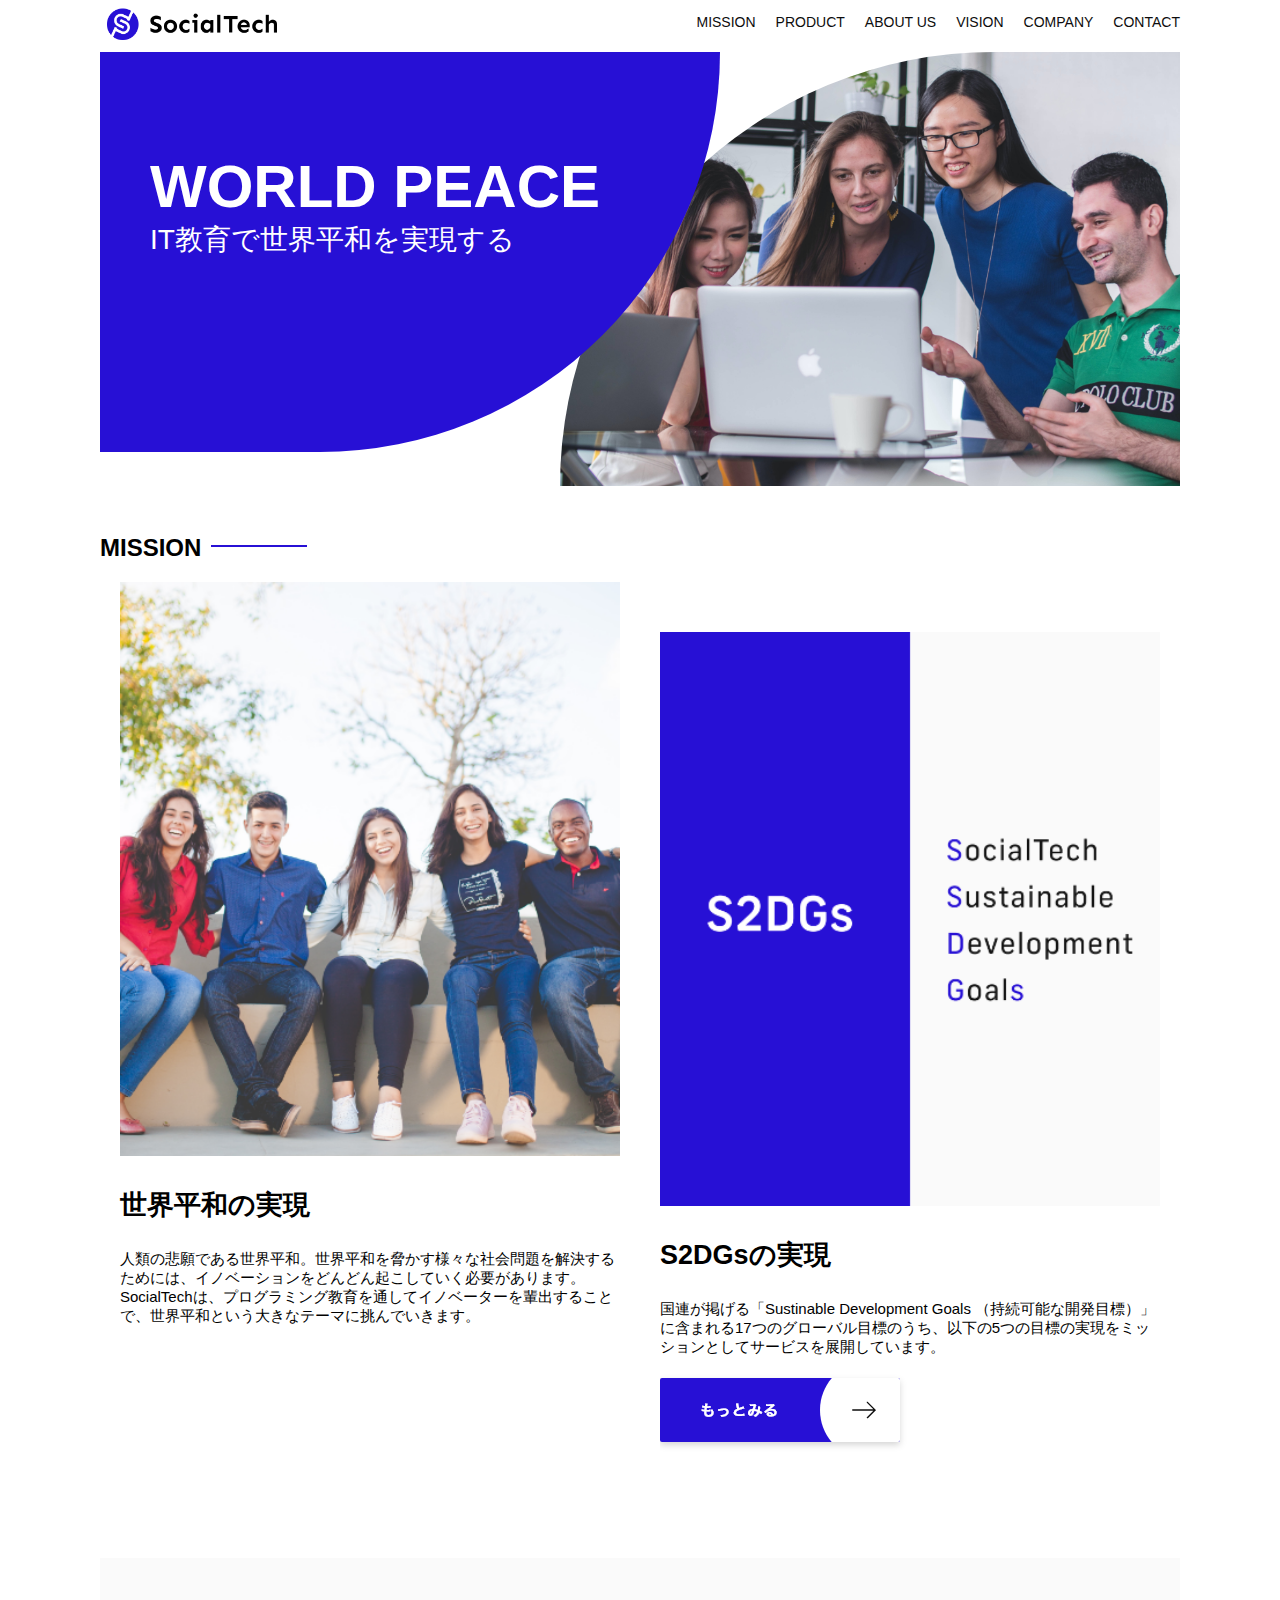
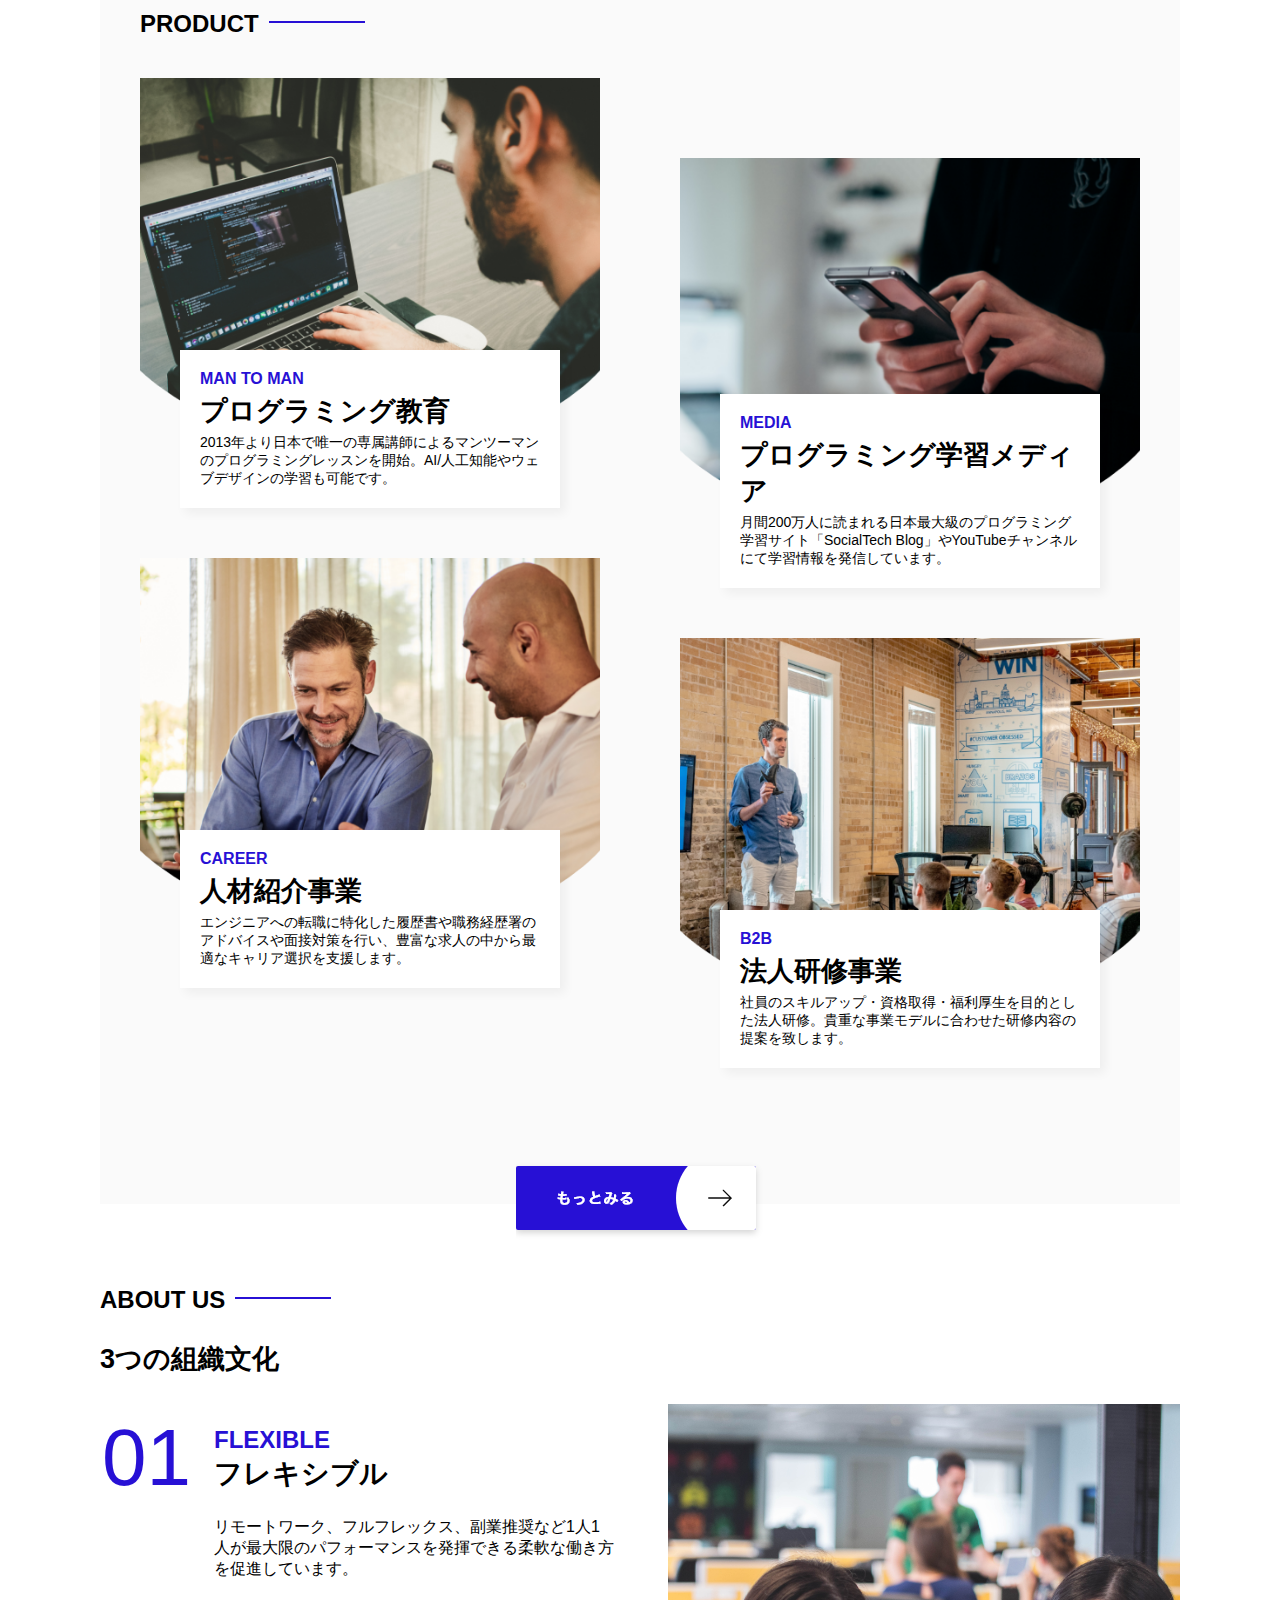
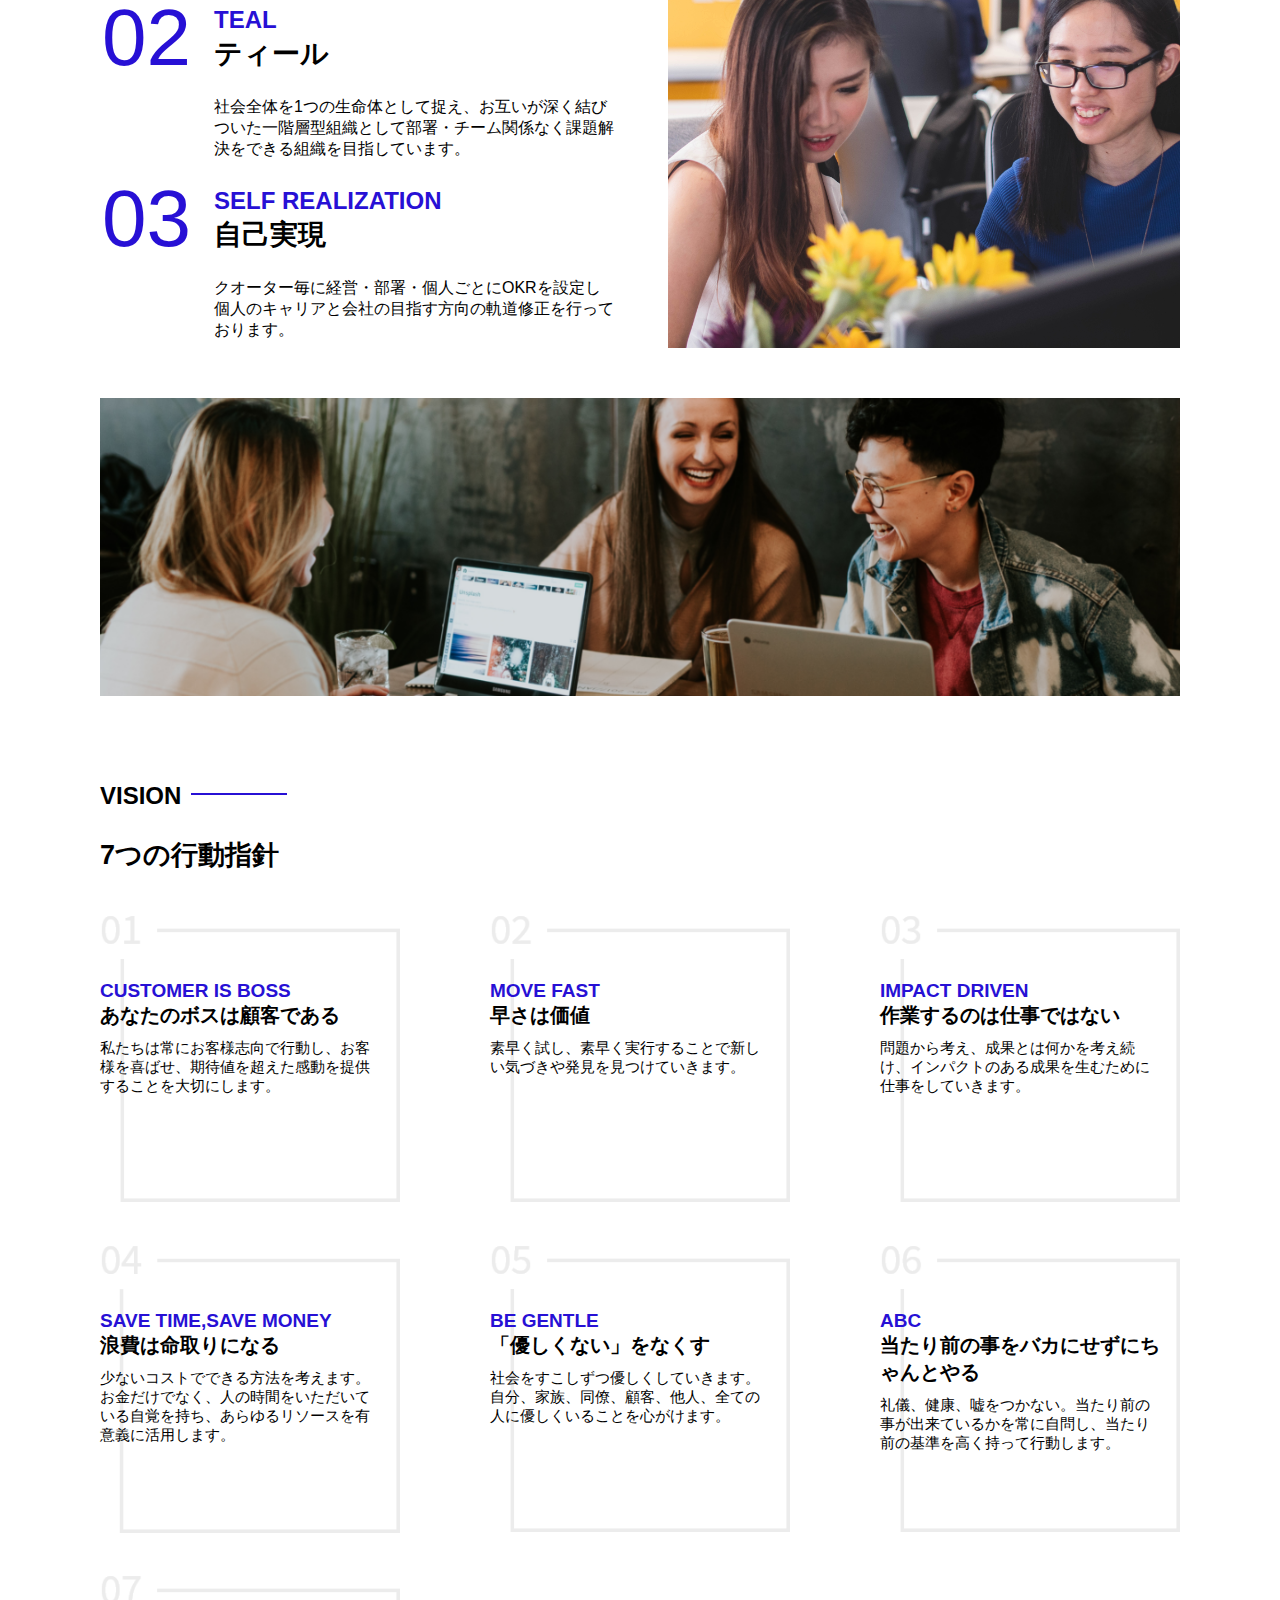
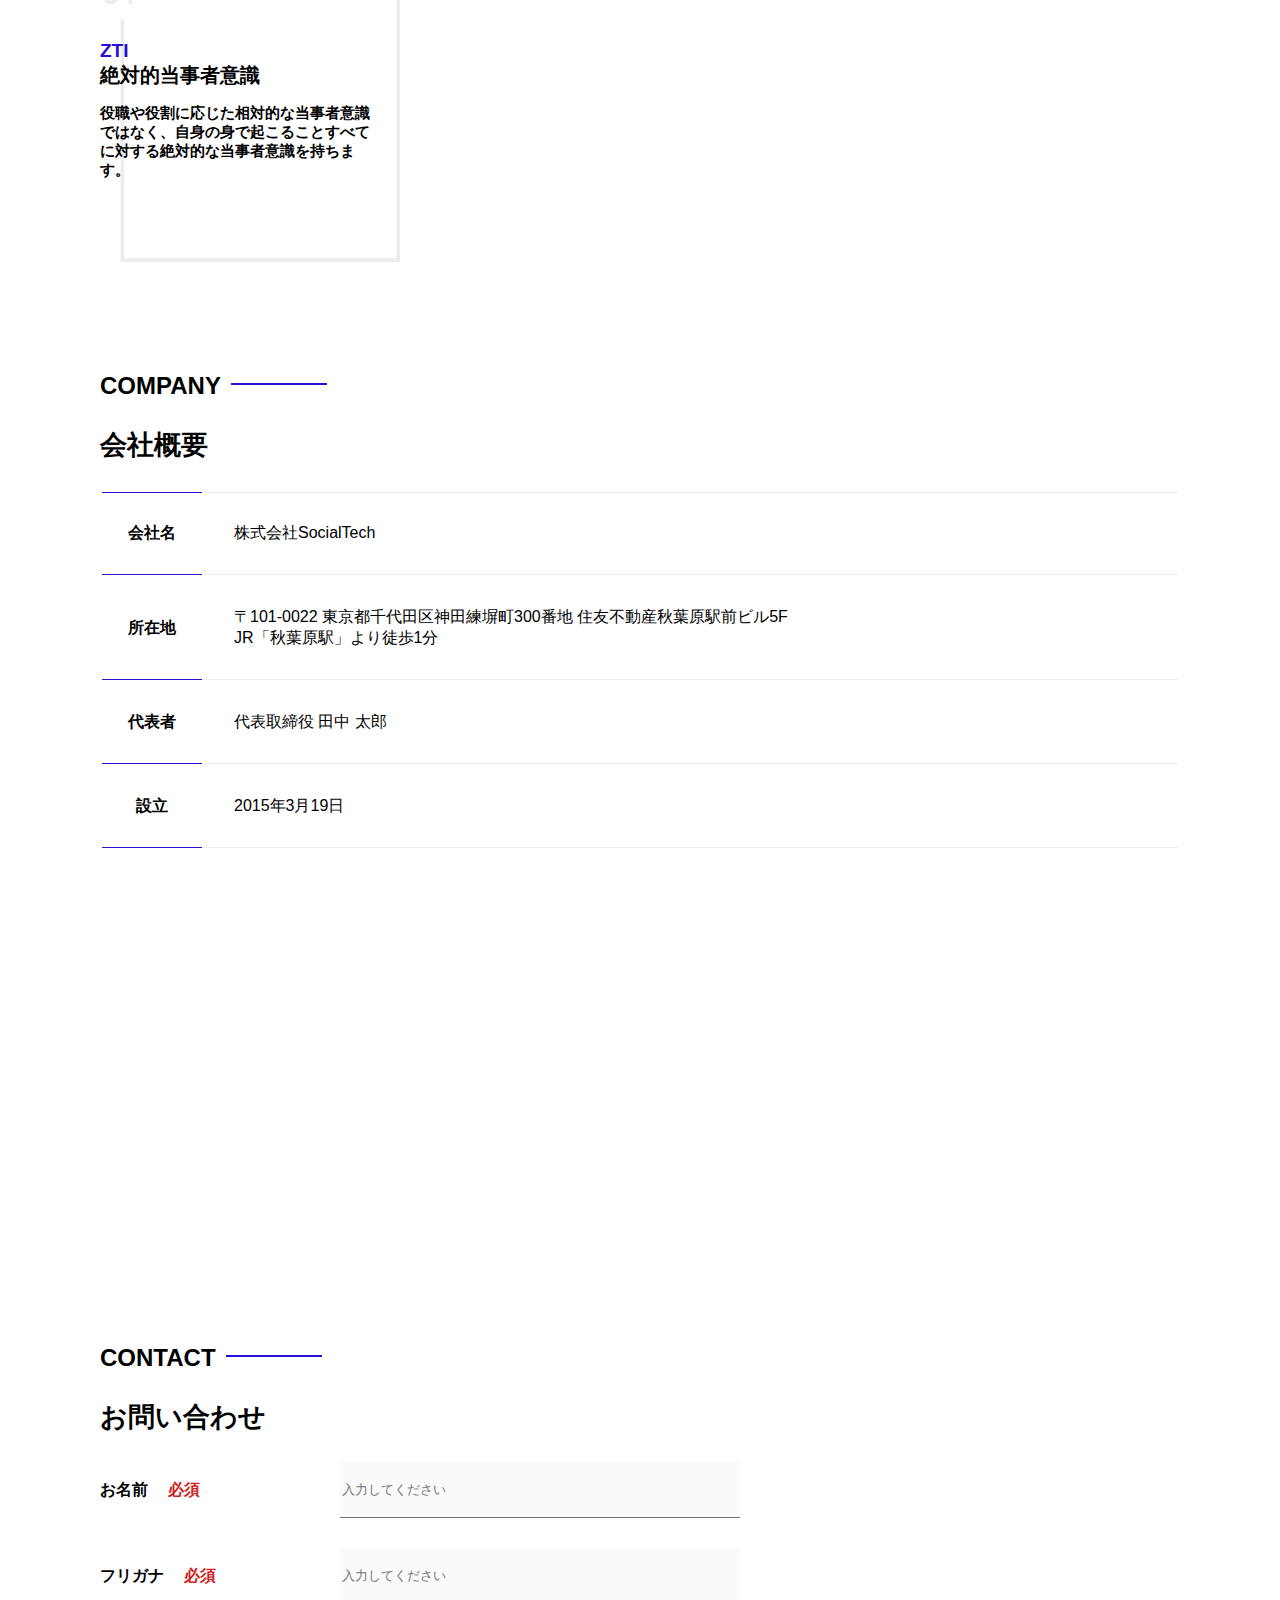
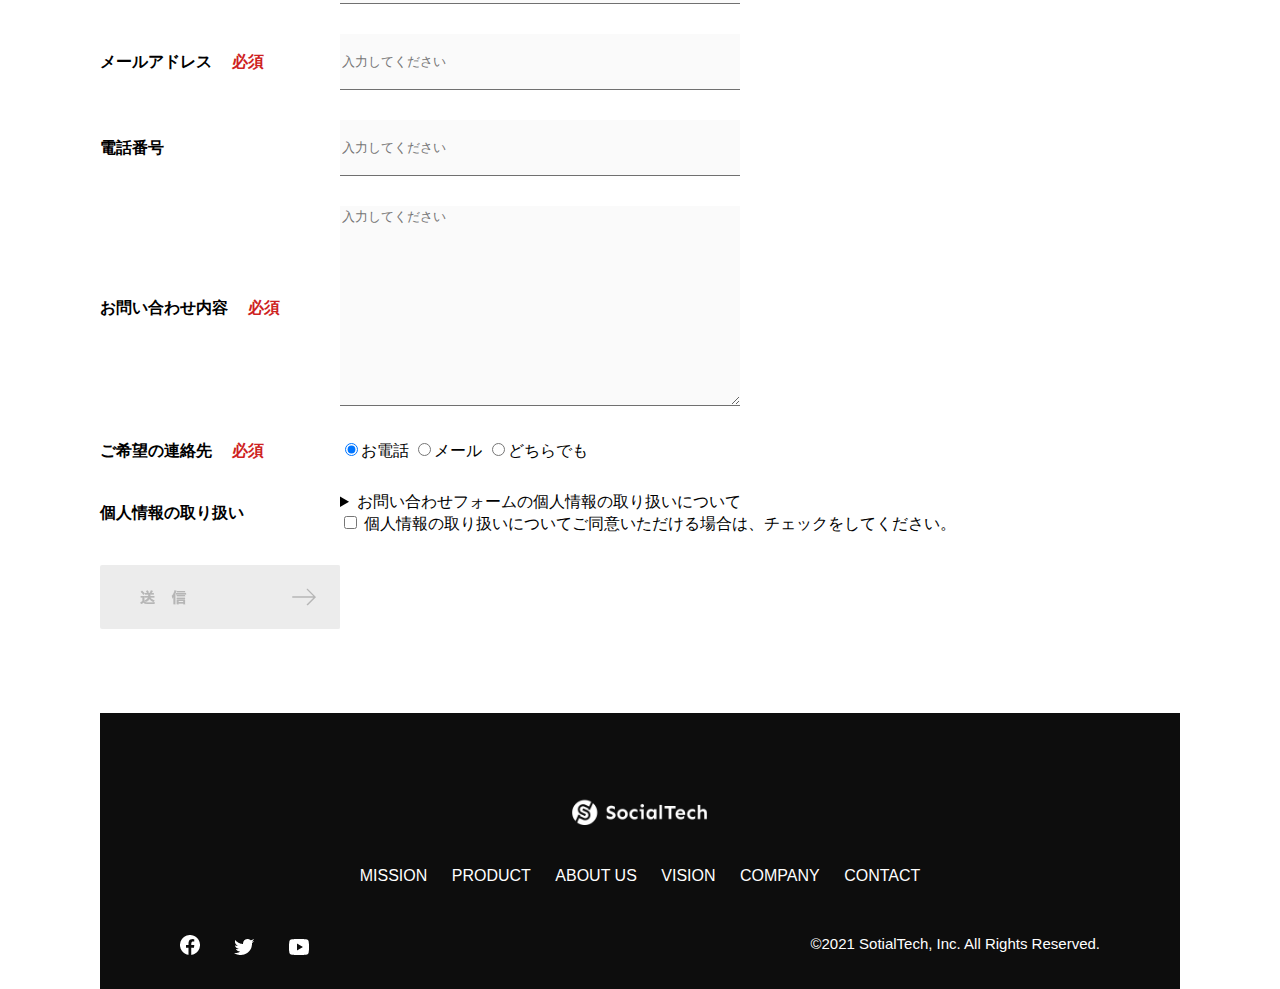
<file: 金山さんsocialtech/index.html>
<!DOCTYPE html>
<html>
  <head>
    <title>SocialTech</title>
    <meta charset="UTF-8">
    <meta name="description" content="SocialTechはEdTech業界のリーディングカンパニーを目指します。">
    <meta name="viewport" content="width=device-width,initial-scale=1.0">
    <link rel="stylesheet" href="style.css">
    <script src="https://ajax.googleapis.com/ajax/libs/jquery/3.7.1/jquery.min.js"></script>
    <script defer src="js/common.js"></script>
  </head>
  <body>
    <!-- ヘッダー -->
    <header>
      <!-- ロゴ -->
      <a href="index.html" id="logo">
        <img src="images/logo.png" alt="トップページに戻る">
      </a>
      
      <div class="hamburguer">
        <span></span>
        <span></span>
        <span></span>
      </div>
      <!-- PC用ナビゲーション -->
      <nav id="nav-pc">
        <ul>
          <li><a href="mission.html">MISSION</a></li>
          <li><a href="product.html">PRODUCT</a></li>
          <li><a href="index.html#aboutus">ABOUT US</a></li>
          <li><a href="index.html#vision">VISION</a></li>
          <li><a href="index.html#company">COMPANY</a></li>
          <li><a href="index.html#contact">CONTACT</a></li>
        </ul>
      </nav>

      <!-- スマホ用メニューボタン -->
      <!-- <button id="menu-sp" onclick="document.getElementById('nav-sp').style.display = 'block'">
        <img src="images/button-menu.png" alt="ナビゲーションを開く">
      </button> -->
      <!-- スマホ用ナビゲーション -->
     <!--  <div id="nav-sp">
        <button id="close" onclick="document.getElementById('nav-sp').style.display = 'none'">
          <img src="images/button-close.png" alt="ナビゲーションを閉じる">
        </button>

        <nav>
          <ul>
            <li>
              <a id="logo-sp" href="index.html" onclick="document.getElementById('nav-sp').style.display = 'none'"><img src="images/logo-sp.png" alt="トップページに戻る"></a>
            </li>
            <li><a class="menu" href="mission.html" onclick="document.getElementById('nav-sp').style.display = 'none'">MISSION</a></li>
            <li><a class="menu" href="product.html" onclick="document.getElementById('nav-sp').style.display = 'none'">PRODUCT</a></li>
            <li><a class="menu" href="index.html#aboutus" onclick="document.getElementById('nav-sp').style.display = 'none'">ABOUT US</a></li>
            <li><a class="menu" href="index.html#vision" onclick="document.getElementById('nav-sp').style.display = 'none'">VISION</a></li>
            <li><a class="menu" href="index.html#company" onclick="document.getElementById('nav-sp').style.display = 'none'">COMPANY</a></li>
            <li><a class="menu" href="index.html#contact" onclick="document.getElementById('nav-sp').style.display = 'none'">CONTACT</a></li>
          </ul>
        </nav>


        <div id="sns">
          <a href="https://www.facebook.com/sejuku2013">
            <img src="images/button-facebook.png" alt="Facebookのリンク">
          </a>
          <a href="https://twitter.com/samuraijuku">
            <img src="images/button-twitter.png" alt="Twitterのリンク">
          </a>
          <a href="https://www.youtube.com/channel/UCCFOQO5aDK0xXam4cUQXT8g">
            <img src="images/button-youtube.png" alt="YouTubeのリンク">
          </a>
        </div>
      </div> -->

  </header>



    <main>
      <article>
        <!-- メインビジュアル -->
        <section id="main-visual">
          <div id="main-message">
            <h1>WORLD PEACE</h1>
            <p>IT教育で世界平和を実現する</p>
          </div>
          <img src="images/index/index-main.png" alt="PCの周りに集まる多国籍の仲間たち">
        </section>
        
        <!-- ミッション -->
        <section id="mission">
          <h2 class="index-h2">MISSION</h2>
          
          <div id="mission-flex">

            <div>
              <img id="mission-photo" src="images/index/index-mission.png" alt="屋外のベンチで写真を撮影する多国籍の仲間たち">
              <h3>世界平和の実現</h3>
              <p>
                人類の悲願である世界平和。世界平和を脅かす様々な社会問題を解決するためには、イノベーションをどんどん起こしていく必要があります。SocialTechは、プログラミング教育を通してイノベーターを輩出することで、世界平和という大きなテーマに挑んでいきます。
              </p>
            </div>

            <div>
              <img id="s2dgs" src="images/index/s2dgs.png" alt="S2DGs">
              <h3>S2DGsの実現</h3>
              <p>国連が掲げる「Sustinable Development Goals （持続可能な開発目標）」に含まれる17つのグローバル目標のうち、以下の5つの目標の実現をミッションとしてサービスを展開しています。</p>
              <a href="mission.html">
                <img src="images/button-more.png" alt="もっとみる">
              </a>
            </div>

          </div>
        </section>

      <!-- プロダクト -->
      <section id="product">
        <h2 class="index-h2">PRODUCT</h2>
        <div class="product-flex">

          <div id="product-left">
            <div>
              <img class="product-photo" src="images/index/index-mantoman.png" alt="PCでコードを書く男性">
              <div class="product-explain">
                <span>MAN TO MAN</span>
                <h3>プログラミング教育</h3>
                <p>2013年より日本で唯一の専属講師によるマンツーマンのプログラミングレッスンを開始。AI/人工知能やウェブデザインの学習も可能です。</p>
            </div>
          </div>

          <div>
            <img class="product-photo" src="images/index/index-career.png" alt="笑顔で話し合う2人の男性">
            <div class="product-explain">
              <span>CAREER</span>
              <h3>人材紹介事業</h3>
              <p>エンジニアへの転職に特化した履歴書や職務経歴署のアドバイスや面接対策を行い、豊富な求人の中から最適なキャリア選択を支援します。</p>
            </div>
          </div>
          </div>

          <div id="product-right">
            <div>
              <img class="product-photo" src="images/index/index-media.png" alt="スマートフォンを操作する人">
              <div class="product-explain">
                <span>MEDIA</span>
                <h3>プログラミング学習メディア</h3>
                <p>月間200万人に読まれる日本最大級のプログラミング学習サイト「SocialTech Blog」やYouTubeチャンネルにて学習情報を発信しています。</p>
              </div>
            </div>
            <div>
              <img class="product-photo" src="images/index/index-b2b.png" alt="講演中の男性とそれを聴く人々">
              <div class="product-explain">
                <span>B2B</span>
                <h3>法人研修事業</h3>
                <p>社員のスキルアップ・資格取得・福利厚生を目的とした法人研修。貴重な事業モデルに合わせた研修内容の提案を致します。</p>
              </div>
            </div>
          </div>
        </div>

            <div id="product-more">
              <a href="product.html">
                <img src="images/button-more.png" alt="もっとみる">
              </a>
            </div>

      </section>

      <!-- ABOUT US -->
      <section id="aboutus">
        <h2 class="index-h2">ABOUT US</h2>
        <h3>3つの組織文化</h3>
        <div>
          <table class="culture-table">
            <tr>
              <td class="culture-num">01</td>
              <th><span class="culture-en">FLEXIBLE</span><br>フレキシブル</th>
            </tr>
            <tr>
              <td>
                <!-- 空のセル -->
              </td>
              <td class="culture-description">リモートワーク、フルフレックス、副業推奨など1人1人が最大限のパフォーマンスを発揮できる柔軟な働き方を促進しています。</td>
            </tr>
            <tr>
              <td class="culture-num">02</td>
              <th><span class="culture-en">TEAL</span><br>ティール</th>
            </tr>
            <tr>
              <td>
                <!-- 空のセル -->
              </td>
              <td class="culture-description">社会全体を1つの生命体として捉え、お互いが深く結びついた一階層型組織として部署・チーム関係なく課題解決をできる組織を目指しています。</td>
            </tr>
            <tr>
              <td class="culture-num">03</td>
              <th><span class="culture-en">SELF REALIZATION</span><br>自己実現</th>
            </tr>
            <tr>
              <td>
                <!-- 空のセル -->
              </td>
              <td class="culture-description">クオーター毎に経営・部署・個人ごとにOKRを設定し個人のキャリアと会社の目指す方向の軌道修正を行っております。</td>
            </tr>
          </table>
          <img class="culture-img" src="images/index/index-aboutus1.png" alt="笑顔で話し合う2人の女性">
        </div>
        <img class="culture-img2" src="images/index/index-aboutus2.png" alt="笑顔で笑い合う3人の男女">
      </section>

      <!-- VISION -->
      <section id="vision">
        <h2 class="index-h2">VISION</h2>
        <h3>7つの行動指針</h3>
        <div>
          <div class="vision-box">
            <img src="images/index/vision-01.png" alt="01">
            <div>
              <h4>CUSTOMER IS BOSS</h4>
              <h5>あなたのボスは顧客である</h5>
              <p>私たちは常にお客様志向で行動し、お客様を喜ばせ、期待値を超えた感動を提供することを大切にします。</p>
            </div>
          </div>
          <div class="vision-box">
            <img src="images/index/vision-02.png" alt="02">
            <div>
              <h4>MOVE FAST</h4>
              <h5>早さは価値</h5>
              <p>素早く試し、素早く実行することで新しい気づきや発見を見つけていきます。</p>
            </div>
          </div>
          <div class="vision-box">
            <img src="images/index/vision-03.png" alt="03">
            <div>
              <h4>IMPACT DRIVEN</h4>
              <h5>作業するのは仕事ではない</h5>
              <p>問題から考え、成果とは何かを考え続け、インパクトのある成果を生むために仕事をしていきます。</p>
            </div>
          </div>
          <div class="vision-box">
            <img src="images/index/vision-04.png" alt="04">
            <div>
              <h4>SAVE TIME,SAVE MONEY</h4>
              <h5>浪費は命取りになる</h5>
              <p>少ないコストでできる方法を考えます。お金だけでなく、人の時間をいただいている自覚を持ち、あらゆるリソースを有意義に活用します。</p>
            </div>
          </div>
          <div class="vision-box">
            <img src="images/index/vision-05.png" alt="05">
            <div>
              <h4>BE GENTLE</h4>
              <h5>「優しくない」をなくす</h5>
              <p>社会をすこしずつ優しくしていきます。自分、家族、同僚、顧客、他人、全ての人に優しくいることを心がけます。</p>
            </div>
          </div>
          <div class="vision-box">
            <img src="images/index/vision-06.png" alt="06">
            <div>
              <h4>ABC</h4>
              <h5>当たり前の事をバカにせずにちゃんとやる</h5>
              <p>礼儀、健康、嘘をつかない。当たり前の事が出来ているかを常に自問し、当たり前の基準を高く持って行動します。</p>
            </div>
          </div>
          <div class="vision-box">
            <img src="images/index/vision-07.png" alt="07">
            <div>
              <h4>ZTI</h4>
              <h5>絶対的当事者意識<h5>
              <p>役職や役割に応じた相対的な当事者意識ではなく、自身の身で起こることすべてに対する絶対的な当事者意識を持ちます。</p>
            </div>
          </div>
        </div>
      </section>

      <!-- COMPANY -->
<section id="company">
  <h2 class="index-h2">COMPANY</h2>
  <h3>会社概要</h3>
  <table id="company-table">
    <tr>
      <th class="tableheader tableheader-first">会社名</th>
      <td class="cell cell-first">株式会社SocialTech</td>
    </tr>
    <tr>
      <th class="tableheader">所在地</th>
      <td class="cell">〒101-0022 東京都千代田区神田練塀町300番地 住友不動産秋葉原駅前ビル5F<br>JR「秋葉原駅」より徒歩1分</td>
    </tr>
    <tr>
      <th class="tableheader">代表者</th>
      <td class="cell">代表取締役 田中 太郎</td>
    </tr>
    <tr>
      <th class="tableheader">設立</th>
      <td class="cell">2015年3月19日</td>
    </tr>
  </table>

  <iframe
  src="https://www.google.com/maps/embed?pb=!1m18!1m12!1m3!1d3240.0688551336807!2d139.7720776771055!3d35.69992317258124!2m3!1f0!2f0!3f0!3m2!1i1024!2i768!4f13.1!3m3!1m2!1s0x60188fee13660e23%3A0x77137876edf742ac!2z5L2P5Y-L5LiN5YuV55Sj56eL6JGJ5Y6f6aeF5YmN44OT44Or!5e0!3m2!1sja!2sjp!4v1704858013291!5m2!1sja!2sjp" 
  style="border: 0" allowfullscreen="" loading="lazy">
  </iframe>
</section>

<!-- お問い合わせフォーム -->
<section id="contact">
  <h2 class="index-h2">CONTACT</h2>
<h3>お問い合わせ</h3>
<form>
  <div>
  <div class="contact-heading">
    <label class="contact-label">お名前<span class="contact-span">必須</label>
  </div>
  <div>
    <input type="text" name="name" placeholder="入力してください" class="contact-textbox">
  </div>
  </div>
  <div>
    <div class="contact-heading">
      <label class="contact-label">フリガナ<span class="contact-span">必須</span></label>
    </div>
    <div>
      <input type="text" name="hurigana" placeholder="入力してください" class="contact-textbox">
    </div>
  </div>
  <div>
    <div class="contact-heading">
      <label class="contact-label">メールアドレス<span class="contact-span">必須</span></label>
    </div>
    <div>
      <input type="text" name="email" placeholder="入力してください" class="contact-textbox">
    </div>
  </div>
  <div>
    <div class="contact-heading">
      <label class="contact-label">電話番号</label>
    </div>
    <div>
      <input type="text" name="tel" placeholder="入力してください" class="contact-textbox">
    </div>
  </div>
  <div>
    <div class="contact-heading">
      <label class="contact-label">お問い合わせ内容<span class="contact-span">必須</span></label>
    </div>
    <div>
      <textarea class="contact-textarea" placeholder="入力してください" name="message"></textarea>
    </div>
  </div>
  <div>
    <div class="contact-heading">
      <label class="contact-label">ご希望の連絡先<span class="contact-span">必須 </span></label>
    </div>
    <div>
      <input class="radiobutton" type="radio" value="tel" name="contact" checked><label>お電話</label>
      <input class="radiobutton" type="radio" value="mail" name="contact"><label>メール</label>
      <input class="radiobutton" type="radio" value="both" name="contact"><label>どちらでも</label>
    </div>
  </div>

  <div>
    <div class="contact-heading">
      <label class="contact-label">個人情報の取り扱い</label>
    </div>
    <div>
      <details>
        <summary>お問い合わせフォームの個人情報の取り扱いについて</summary>
        <div>
          <d1>
            <dt>１．組織の名称又は氏名</dt>
            <dd>株式会社SocialTech</dd>
            <dt>２．個人情報保護管理者（若しくはその代理人）の氏名又は職名、所属及び連絡先</dt>
            <dd>
              <p>鈴木 一郎 コーポレート部</p>
              <p>メールアドレス：samurai@example.com</p>
              <p>TEL：03-1234-5678</p>
            </dd>
            <dt>３．個人情報の利用目的</dt>
            <dd>
              <ul>
                <li>本サービス及び本サービスに関連する情報の提供又はそれらに関する連絡のため</li>
                <li>ユーザーの本人確認のため</li>
                <li>当社サービスのご案内のため</li>
                <li>当社の商品等の広告または宣伝（電子メールによるものを含むものとします。）</li>
              </ul>
            </dd>
            <dt>４．個人情報の取り扱い業務の委託</dt>
            <dd>個人情報の取扱業務の全部または一部を外部に業務委託する場合があります。その際、弊社は、個人情報を適切に保護できる管理体制を敷き実行していることを条件として委託先を厳選したうえで、機密保持契約を委託先と締結し、お客様の個人情報を厳密に管理させます。</dd>
            <dt>５．個人情報の開示等の請求</dt>
            <dd>お客様は、弊社に対してご自身の個人情報の開示等（利用目的の通知、開示、内容の訂正・追加・削除、利用の停止または消去、第三者への提供の停止）に関して、当社問合わせ窓口に申し出ることができます。<br>
              その際、弊社はお客様ご本人を確認させていただいたうえで、合理的な期間内に対応いたします。<br>
              なお、個人情報に関する弊社問合わせ先は、次の通りです。
            </dd>

            <dt>６．個人情報を提供されることの任意性について</dt>
            <dd>お客様がご自身の個人情報を弊社に提供されるか否かは、お客様のご判断によりますが、もしご提供されない場合には、適切なサービスが提供できない場合がありますので予めご了承ください。</dd>
          </d1>
        </div>
      </details>
      <input type="checkbox" name="agree">
      <span>個人情報の取り扱いについてご同意いただける場合は、チェックをしてください。</span>
    </div>
  </div>

  <input type="image" src="images/button-submit.png" alt="送信する">

</form>
</section>

      </article>
    </main>

    <footer>
      <div id="footer-logo">
        <img src="images/logo-sp.png" alt="SocialTech">
      </div>
      <div id="footer-link">
        <a href="mission.html">MISSION</a>
        <a href="product.html">PRODUCT</a>
        <a href="index.html#aboutus">ABOUT US</a>
        <a href="index.html#vision">VISION</a>
        <a href="index.html#company">COMPANY</a>
        <a href="index.html#contact">CONTACT</a>
      </div>

      <div id="sns-footer">
        <div class="sns-btns">
          <a href="https://www.facebook.com/sejuku2013"><img src="images/button-facebook.png" alt=Facebookのリンク></a>
          <a href="https://twitter.com/samuraijuku"><img src="images/button-twitter.png" alt="Twitterのリンク"></a>
          <a href="https://www.youtube.com/channel/UCCFOQO5aDK0xXam4cUQXT8g"><img src="images/button-youtube.png" alt="YouTubeのリンク"></a>
        </div>
        <p id="copyright">&copy;2021 SotialTech, Inc. All Rights Reserved.</p>
      </div>
    </footer>


    
  </body>
</html>
</file>
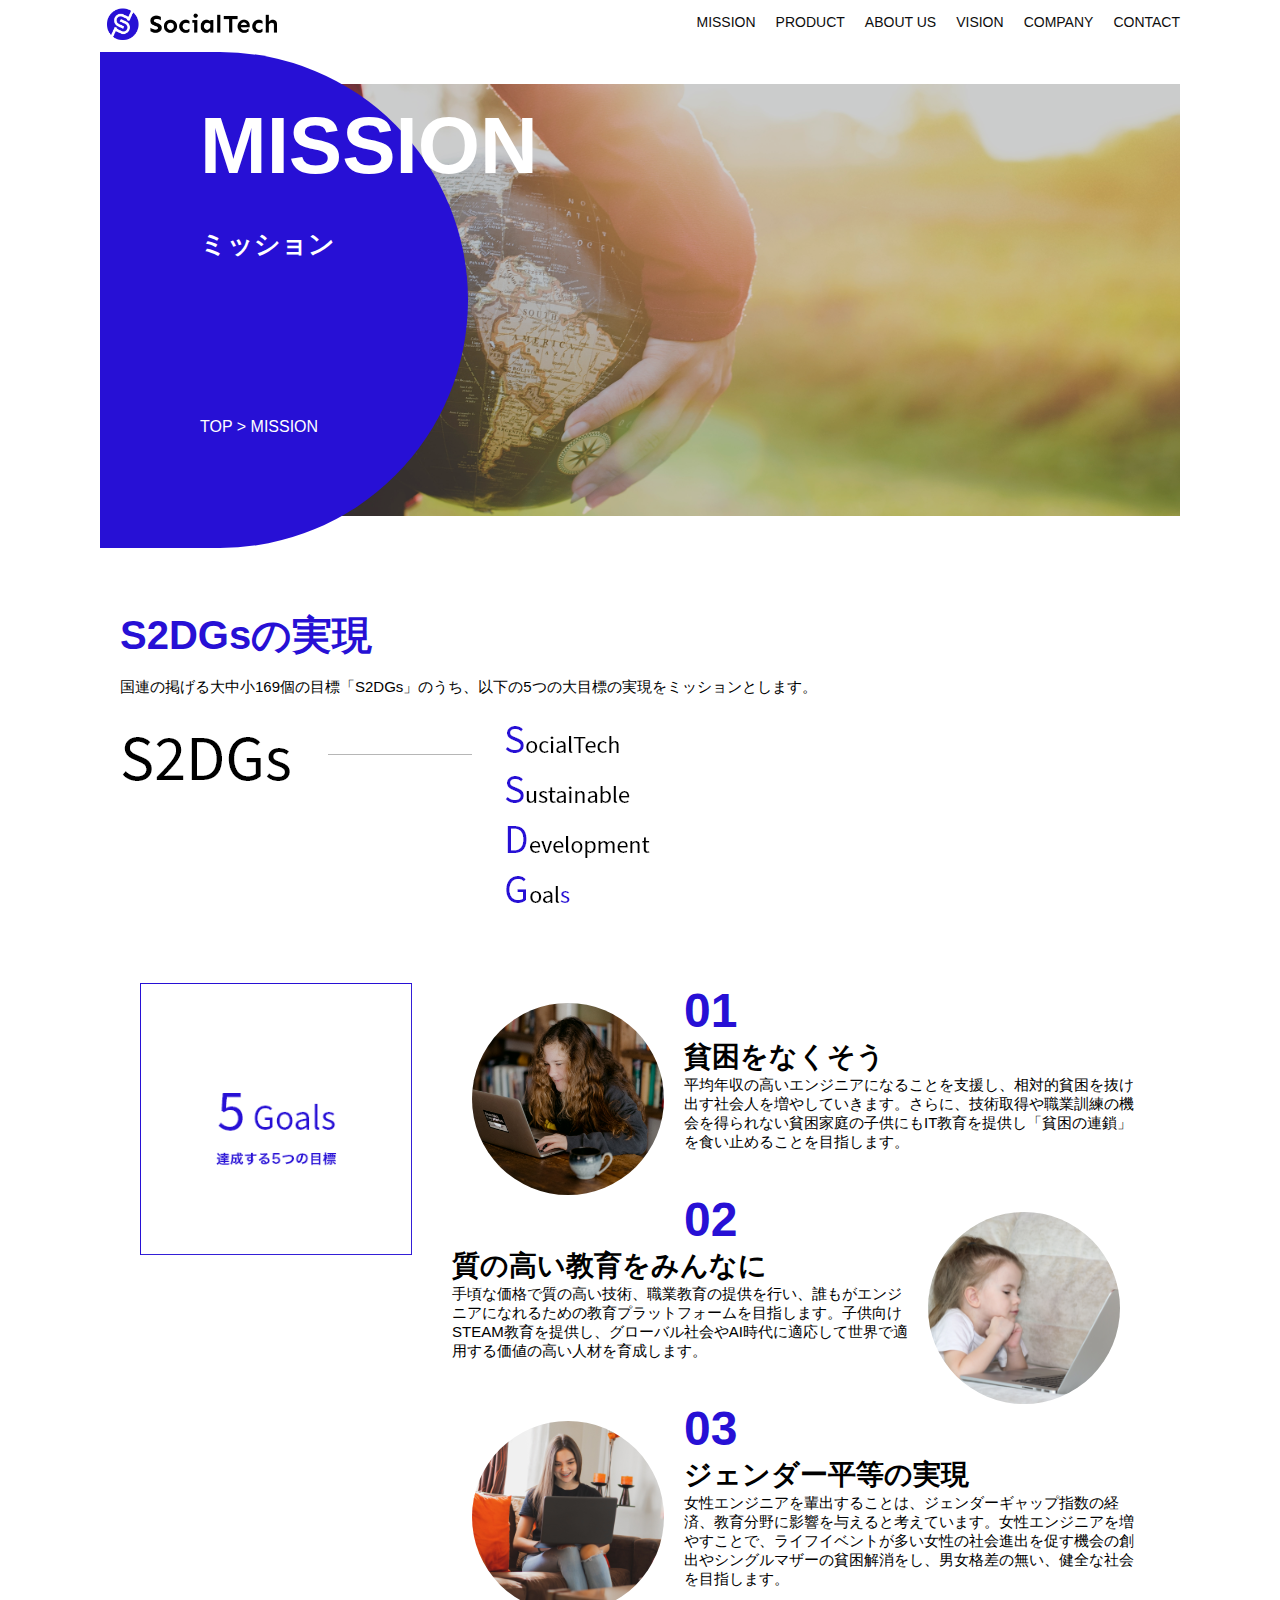
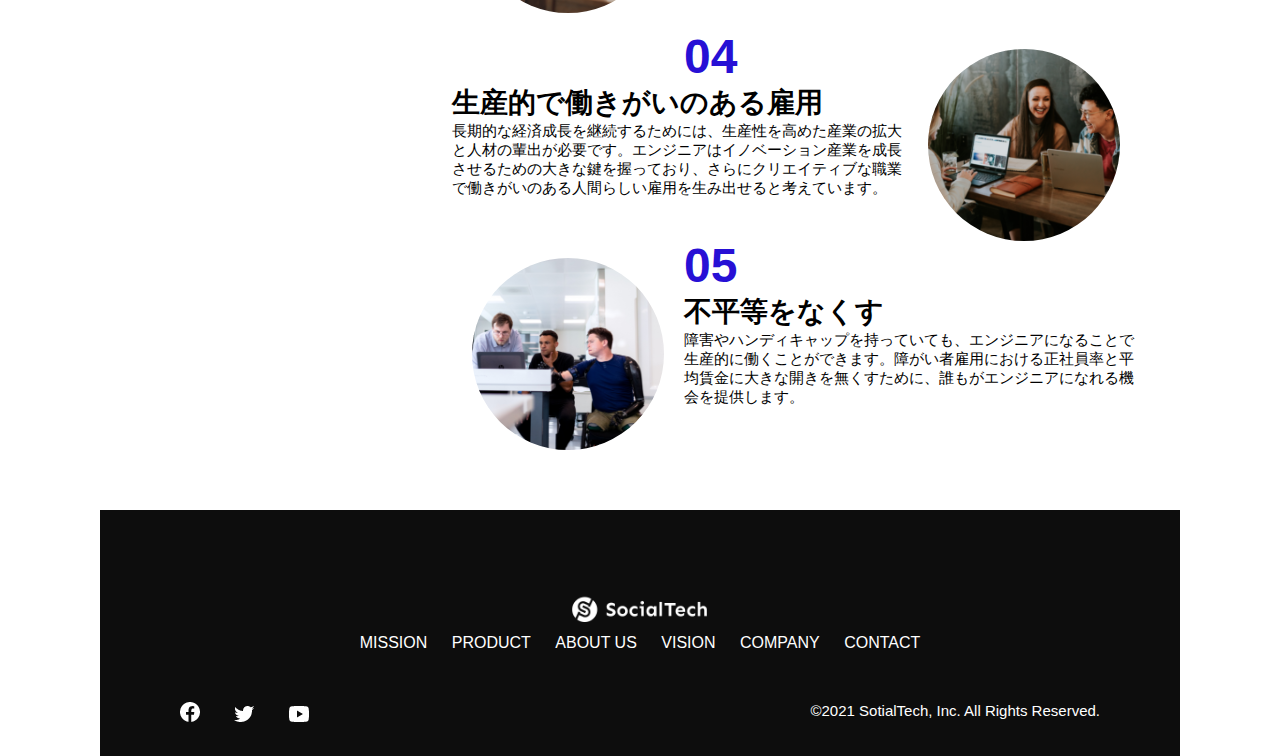
<file: socialtech/mission.html>
<!DOCTYPE html>
<html>
  <head>
    <title>SocialTech - MISSION ミッション -</title>
    <meta charset="UTF-8">
    <meta name="description" content="SocialTechが目指す5つの目標(S2DGs)を紹介します">
    <meta name="viewport" content="width=device-width,initial-scale=1.0">
    <link rel="stylesheet" href="style.css">
  </head>

  <body>
    <!-- ヘッダー -->
    <header>
      <!-- ロゴ -->
      <a href="index.html" id="logo">
        <img src="images/logo.png" alt="トップページに戻る">
      </a>

      <!-- PC用ナビゲーション -->
      <nav id="nav-pc">
        <ul>
          <li><a href="mission.html">MISSION</a></li>
          <li><a href="product.html">PRODUCT</a></li>
          <li><a href="index.html#aboutus">ABOUT US</a></li>
          <li><a href="index.html#vision">VISION</a></li>
          <li><a href="index.html#company">COMPANY</a></li>
          <li><a href="index.html#contact">CONTACT</a></li>
          </ul>
      </nav>

      <!-- スマホ用メニューボタン -->
      <button id="menu-sp" onclick="document.getElementById('nav-sp').style.display = 'block'">
        <img src="images/button-menu.png" alt="ナビゲーションを開く">
      </button>

      <!-- スマホ用ナビゲーション -->
      <div id="nav-sp">
        <button id="close" onclick="document.getElementById('nav-sp').style.display = 'none'">
          <img src="images/button-close.png" alt="ナビゲーションを閉じる">
        </button>

        <nav>
          <ul>
            <li>
              <a id="logo-sp" href="index.html" onclick="document.getElementById('nav-sp').style.display = 'none'"><img src="images/logo-sp.png" alt="トップページに戻る"></a>
            </li>
            <li><a class="menu" href="mission.html" onclick="document.getElementById('nav-sp').style.display = 'none'">MISSION</a></li>
            <li><a class="menu" href="product.html" onclick="document.getElementById('nav-sp').style.display = 'none'">PRODUCT</a></li>
            <li><a class="menu" href="index.html#aboutus" onclick="document.getElementById('nav-sp').style.display = 'none'">ABOUT US</a></li>
            <li><a class="menu" href="index.html#vision" onclick="document.getElementById('nav-sp').style.display = 'none'">VISION</a></li>
            <li><a class="menu" href="index.html#company" onclick="document.getElementById('nav-sp').style.display = 'none'">COMPANY</a></li>
            <li><a class="menu" href="index.html#contact" onclick="document.getElementById('nav-sp').style.display = 'none'">CONTACT</a></li>
          </ul>
        </nav>

        <div id="sns">
          <a href="https://www.facebook.com/sejuku2013">
            <img src="images/button-facebook.png" alt="Facebookのリンク">
          </a>
          <a href="https://twitter.com/samuraijuku">
            <img src="images/button-twitter.png" alt="Twitterのリンク">
          </a>
          <a href="https://www.youtube.com/channel/UCCFOQO5aDK0xXam4cUQXT8g">
            <img src="images/button-youtube.png" alt="YouTubeのリンク">
          </a>
        </div>
      </div>

  </header>




  <main>
    <article>
      <section id="mission-main">
        <div class="mission-main-inner">
          <div id="mission-tittle">
            <h1>MISSION<br><span>ミッション</span></h1>
            <p>TOP > MISSION</p>
          </div>
        </div>
      </section>

      <section id="mission-s2dgs">
        <h2 class="mission-h2">S2DGsの実現</h2>
        <p>国連の掲げる大中小169個の目標「S2DGs」のうち、以下の5つの大目標の実現をミッションとします。</p>
        <img src="images/mission/mission-s2dgs.png" alt="S2DGs">
      </section>

      <section id="mission-five-goals">

        <div class="five-goals-image">
          <img src="images/mission/mission-5goals.png" alt="5goals">
        </div>

        <div class="five-goals-read">
          <div>
          <img class="fivegoals-image-left" src="images/mission/mission-5goals01.png" alt="PCを操作する女の子">
          <span class="fivegoals-number">01</span>
          <h3 class="fivegoals-h3">貧困をなくそう</h3>
          <p class="fivegoals-p">平均年収の高いエンジニアになることを支援し、相対的貧困を抜け出す社会人を増やしていきます。さらに、技術取得や職業訓練の機会を得られない貧困家庭の子供にもIT教育を提供し「貧困の連鎖」を食い止めることを目指します。</p>
        </div>

        <div>
          <img class="fivegoals-image-right" src="images/mission/mission-5goals02.png" alt="PCを見つめる小さい女の子">
          <span class="fivegoals-number">02</span>
          <h3 class="fivegoals-h3">質の高い教育をみんなに</h3>
          <p class="fivegoals-p">手頃な価格で質の高い技術、職業教育の提供を行い、誰もがエンジニアになれるための教育プラットフォームを目指します。子供向けSTEAM教育を提供し、グローバル社会やAI時代に適応して世界で適用する価値の高い人材を育成します。</p>
        </div>

        <div>
          <img class="fivegoals-image-left" src="images/mission/mission-5goals03.png" alt="PCを操作する女性">
          <span class="fivegoals-number">03</span>
          <h3 class="fivegoals-h3">ジェンダー平等の実現</h3>
          <p class="fivegoals-p">女性エンジニアを輩出することは、ジェンダーギャップ指数の経済、教育分野に影響を与えると考えています。女性エンジニアを増やすことで、ライフイベントが多い女性の社会進出を促す機会の創出やシングルマザーの貧困解消をし、男女格差の無い、健全な社会を目指します。</p>
        </div>

        <div>
          <img class="fivegoals-image-right" src="images/mission/mission-5goals04.png" alt="笑顔で話し合う3人の男女">
          <span class="fivegoals-number">04</span>
          <h3 class="fivegoals-h3">生産的で働きがいのある雇用</h3>
          <p class="fivegoals-p">長期的な経済成長を継続するためには、生産性を高めた産業の拡大と人材の輩出が必要です。エンジニアはイノベーション産業を成長させるための大きな鍵を握っており、さらにクリエイティブな職業で働きがいのある人間らしい雇用を生み出せると考えています。</p>
          </div>

          <div>
          <img class="fivegoals-image-left" src="images/mission/mission-5goals05.png" alt="障害を持つ男性が生き生きと働く様子">
          <span class="fivegoals-number">05</span>
          <h3 class="fivegoals-h3">不平等をなくす</h3>
          <p class="fivegoals-p">障害やハンディキャップを持っていても、エンジニアになることで生産的に働くことができます。障がい者雇用における正社員率と平均賃金に大きな開きを無くすために、誰もがエンジニアになれる機会を提供します。</p>
        </div>
      </div>
      </section>


    </article>


  </main>

  <footer>
    <div id=""footer-logo">
      <img src="images/logo-sp.png" alt="SocialTech">
    </div>

    <div id="footer-link">
      <a href="mission.html">MISSION</a>
      <a href="product.html">PRODUCT</a>
      <a href="index.html#aboutus">ABOUT US</a>
      <a href="index.html#vision">VISION</a>
      <a href="index.html#company">COMPANY</a>
      <a href="index.html#contact">CONTACT</a>
    </div>

    <div id="sns-footer">
      <div class="sns-btns">
        <a href="https://www.facebook.com/sejuku2013"><img src="images/button-facebook.png" alt=Facebookのリンク></a>
        <a href="https://twitter.com/samuraijuku"><img src="images/button-twitter.png" alt="Twitterのリンク"></a>
        <a href="https://www.youtube.com/channel/UCCFOQO5aDK0xXam4cUQXT8g"><img src="images/button-youtube.png" alt="YouTubeのリンク"></a>
      </div>
      <p id="copyright">&copy;2021 SotialTech, Inc. All Rights Reserved.</p>
    </div>
  </footer>

</body>
</html>
</file>
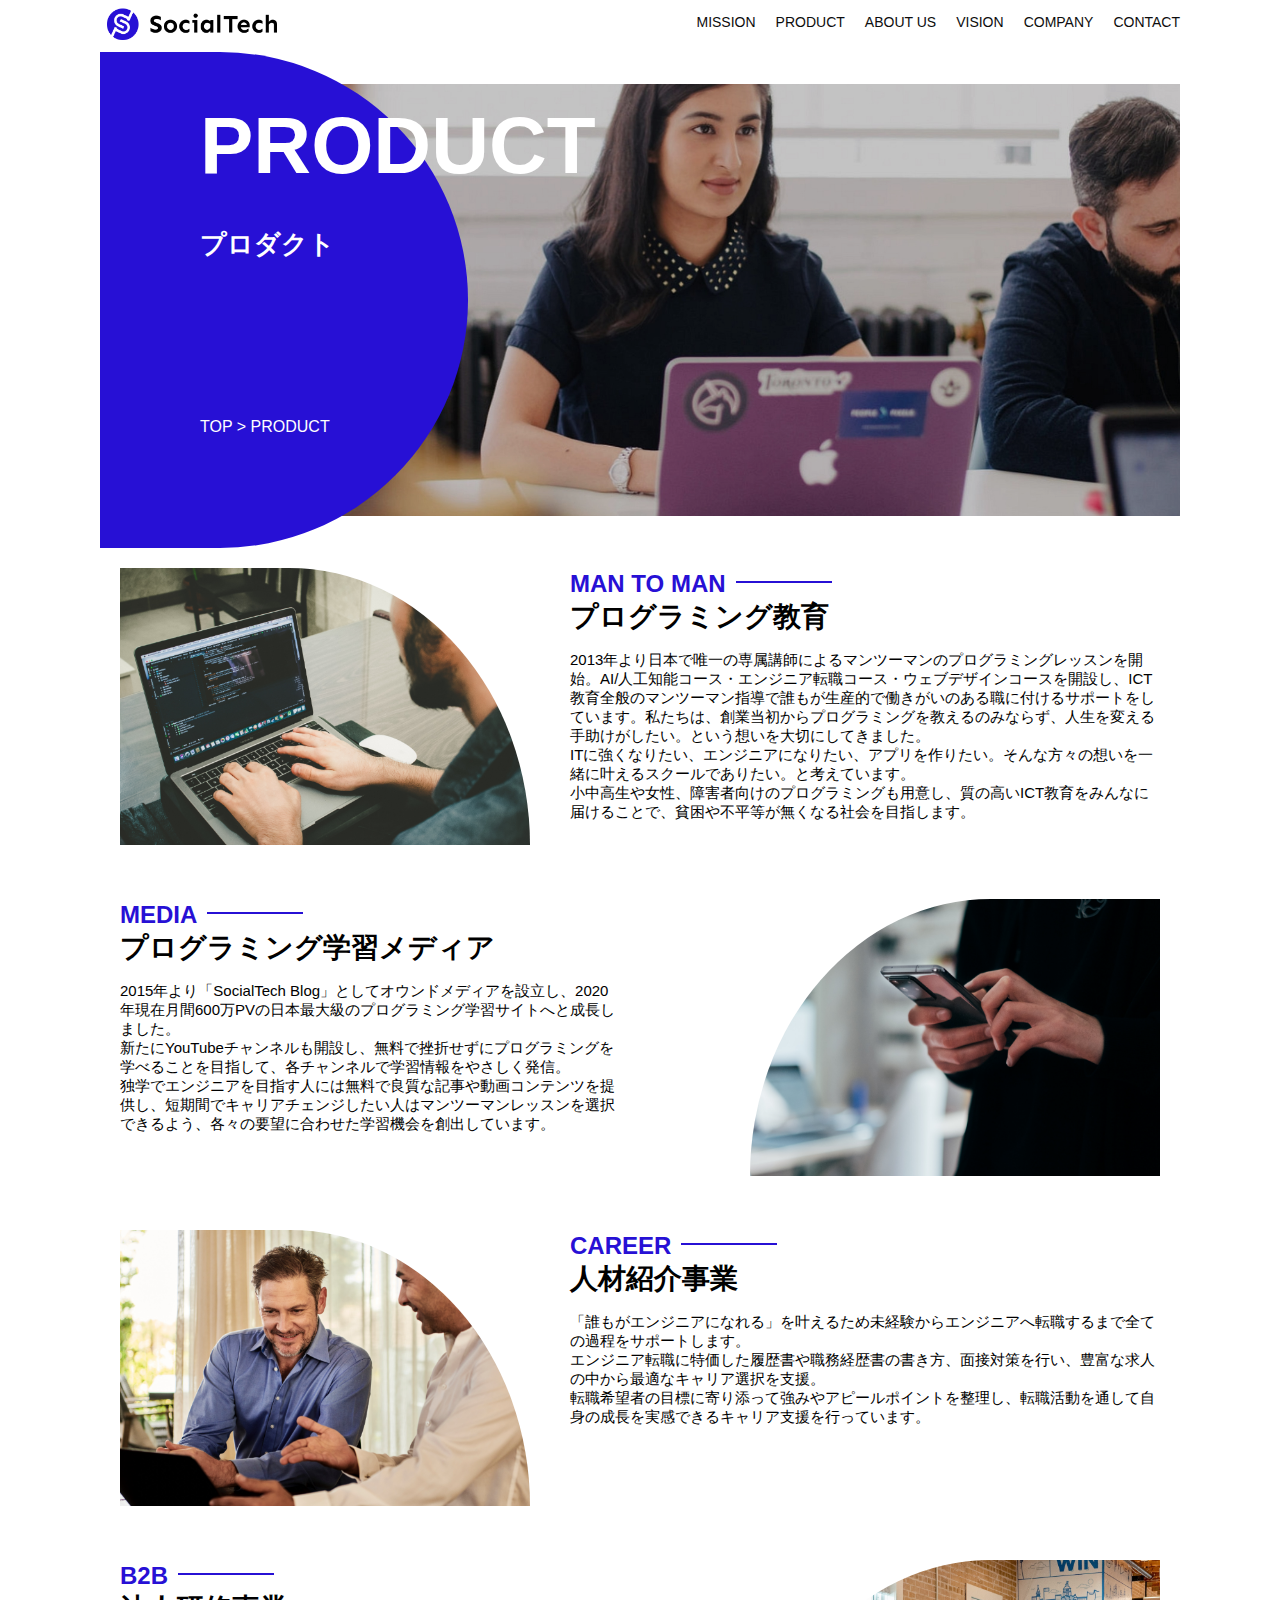
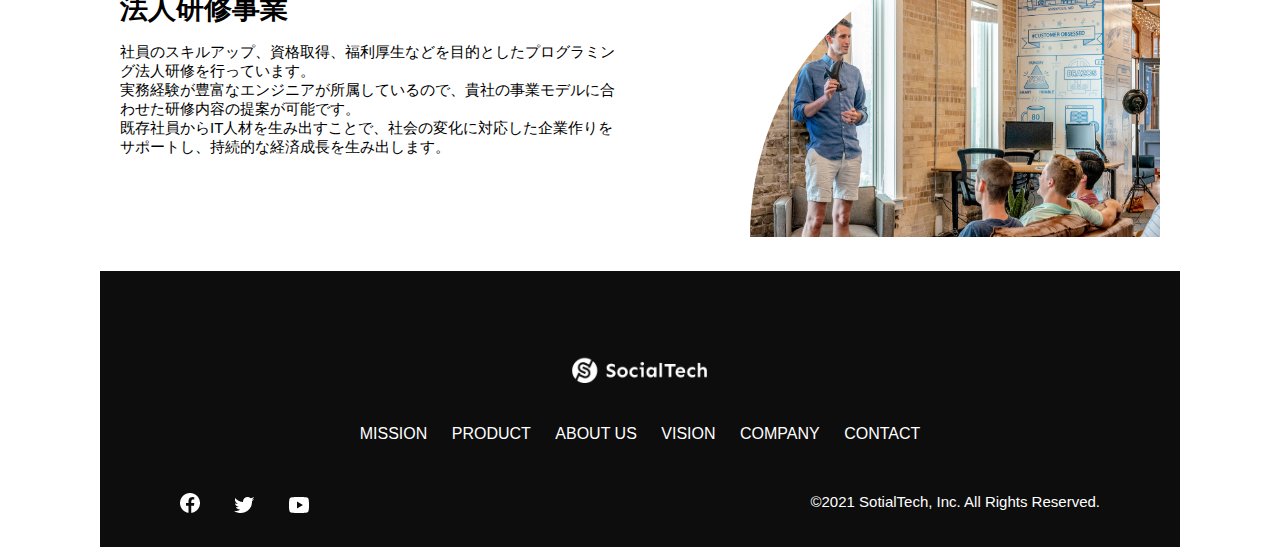
<file: socialtech/product.html>
<!DOCTYPE html>
<html>
  <head>
    <title>SocialTech - PRODUCT プロダクト-</title>
    <meta charset="utf-8">
    <meta name="description" content="SocialTechの4つのプロダクトを紹介します">
    <meta name="viewport" content="width=device-width, initial-scale=1.0">
    <link rel="stylesheet" href="style.css">
    </head>

    <body>
      <!-- ヘッダー -->
      <header>
        <!-- ロゴ -->
        <a href="index.html" id="logo">
          <img src="images/logo.png" alt="トップページに戻る">
        </a>

        <!-- PC用ナビゲーション -->
        <nav id="nav-pc">
          <ul>
            <li><a href="mission.html">MISSION</a></li>
            <li><a href="product.html">PRODUCT</a></li>
            <li><a href="index.html#aboutus">ABOUT US</a></li>
            <li><a href="index.html#vision">VISION</a></li>
            <li><a href="index.html#company">COMPANY</a></li>
            <li><a href="index.html#contact">CONTACT</a></li>
            </ul>
        </nav>
        
        <!-- スマホ用メニューボタン -->
      <button id="menu-sp" onclick="document.getElementById('nav-sp').style.display = 'block'">
        <img src="images/button-menu.png" alt="ナビゲーションを開く">
      </button>

      <!-- スマホ用ナビゲーション -->
      <div id="nav-sp">
        <button id="close" onclick="document.getElementById('nav-sp').style.display = 'none'">
          <img src="images/button-close.png" alt="ナビゲーションを閉じる">
        </button>

        <nav>
          <ul>
            <li>
              <a id="logo-sp" href="index.html" onclick="document.getElementById('nav-sp').style.display = 'none'"><img src="images/logo-sp.png" alt="トップページに戻る"></a>
            </li>
            <li><a class="menu" href="mission.html" onclick="document.getElementById('nav-sp').style.display = 'none'">MISSION</a></li>
            <li><a class="menu" href="product.html" onclick="document.getElementById('nav-sp').style.display = 'none'">PRODUCT</a></li>
            <li><a class="menu" href="index.html#aboutus" onclick="document.getElementById('nav-sp').style.display = 'none'">ABOUT US</a></li>
            <li><a class="menu" href="index.html#vision" onclick="document.getElementById('nav-sp').style.display = 'none'">VISION</a></li>
            <li><a class="menu" href="index.html#company" onclick="document.getElementById('nav-sp').style.display = 'none'">COMPANY</a></li>
            <li><a class="menu" href="index.html#contact" onclick="document.getElementById('nav-sp').style.display = 'none'">CONTACT</a></li>
          </ul>
        </nav>

        <div id="sns">
          <a href="https://www.facebook.com/sejuku2013">
            <img src="images/button-facebook.png" alt="Facebookのリンク">
          </a>
          <a href="https://twitter.com/samuraijuku">
            <img src="images/button-twitter.png" alt="Twitterのリンク">
          </a>
          <a href="https://www.youtube.com/channel/UCCFOQO5aDK0xXam4cUQXT8g">
            <img src="images/button-youtube.png" alt="YouTubeのリンク">
          </a>
        </div>
      </div>
    </header>

    <main>
      <article>
        <section id="product-main">
          <div class="product-main-inner">
            <div id="product-title">
              <h1>PRODUCT<br><span>プロダクト</span></h1>
              <p>TOP > PRODUCT</p>
            </div>
          </div>
        </section>

        <section class="product-section product-section-left">
          <div class="product-section-img">
            <img src="images/product/product-mantoman.png" alt="PCでコードを書く男性">
          </div>
          <div class="product-read">
            <h2 class="product-h2">MAN TO MAN</h2>
            <h3 class="product-h3">プログラミング教育</h3>
            <p>
              2013年より日本で唯一の専属講師によるマンツーマンのプログラミングレッスンを開始。AI/人工知能コース・エンジニア転職コース・ウェブデザインコースを開設し、ICT教育全般のマンツーマン指導で誰もが生産的で働きがいのある職に付けるサポートをしています。私たちは、創業当初からプログラミングを教えるのみならず、人生を変える手助けがしたい。という想いを大切にしてきました。<br>ITに強くなりたい、エンジニアになりたい、アプリを作りたい。そんな方々の想いを一緒に叶えるスクールでありたい。と考えています。<br>小中高生や女性、障害者向けのプログラミングも用意し、質の高いICT教育をみんなに届けることで、貧困や不平等が無くなる社会を目指します。
            </p>
          </div>
        </section>

        <section class="product-section product-section-right">
          <div class="product-read">
            <h2 class="product-h2">MEDIA</h2>
            <h3 class="product-h3">プログラミング学習メディア</h3>
            <p>2015年より「SocialTech Blog」としてオウンドメディアを設立し、2020年現在月間600万PVの日本最大級のプログラミング学習サイトへと成長しました。<br>新たにYouTubeチャンネルも開設し、無料で挫折せずにプログラミングを学べることを目指して、各チャンネルで学習情報をやさしく発信。<br>独学でエンジニアを目指す人には無料で良質な記事や動画コンテンツを提供し、短期間でキャリアチェンジしたい人はマンツーマンレッスンを選択できるよう、各々の要望に合わせた学習機会を創出しています。</p>
          </div>
          <div class="product-section-img">
            <img src="images/product/product-media.png" alt="スマートフォンを操作する人">
          </div>
        </section>

        <section class="product-section product-section-left">
          <div class="product-section-img">
            <img src="images/product/product-career.png" alt="笑顔で話し合う2人の男性">
          </div>
          <div class="product-read">
            <h2 class="product-h2">CAREER</h2>
            <h3 class="product-h3">人材紹介事業</h3>
            <p>「誰もがエンジニアになれる」を叶えるため未経験からエンジニアへ転職するまで全ての過程をサポートします。<br>エンジニア転職に特価した履歴書や職務経歴書の書き方、面接対策を行い、豊富な求人の中から最適なキャリア選択を支援。<br>転職希望者の目標に寄り添って強みやアピールポイントを整理し、転職活動を通して自身の成長を実感できるキャリア支援を行っています。<br></p>
          </div>
        </section>

        <section class="product-section product-section-right">
          <dic class="product-read">
            <h2 class="product-h2">B2B</h2>
            <h3 class="product-h3">法人研修事業</h3>
            <p>社員のスキルアップ、資格取得、福利厚生などを目的としたプログラミング法人研修を行っています。<br>実務経験が豊富なエンジニアが所属しているので、貴社の事業モデルに合わせた研修内容の提案が可能です。<br>既存社員からIT人材を生み出すことで、社会の変化に対応した企業作りをサポートし、持続的な経済成長を生み出します。</p>
          </dic>
          <div class="product-section-img">
            <img src="images/product/product-b2b.png" alt="講演中の男性とそれを聴く人々">
          </div>
        </section>
        
      </article>
    </main>

    <footer>
      <div id="footer-logo">
        <img src="images/logo-sp.png" alt="SocialTech">
      </div>
      <div id="footer-link">
        <a href="mission.html">MISSION</a>
        <a href="product.html">PRODUCT</a>
        <a href="index.html#aboutus">ABOUT US</a>
        <a href="index.html#vision">VISION</a>
        <a href="index.html#company">COMPANY</a>
        <a href="index.html#contact">CONTACT</a>
      </div>

      <div id="sns-footer">
        <div class="sns-btns">
          <a href="https://www.facebook.com/sejuku2013"><img src="images/button-facebook.png" alt=Facebookのリンク></a>
          <a href="https://twitter.com/samuraijuku"><img src="images/button-twitter.png" alt="Twitterのリンク"></a>
          <a href="https://www.youtube.com/channel/UCCFOQO5aDK0xXam4cUQXT8g"><img src="images/button-youtube.png" alt="YouTubeのリンク"></a>
        </div>
        <p id="copyright">&copy;2021 SotialTech, Inc. All Rights Reserved.</p>
      </div>
    </footer>

    </body>

</html>
</file>
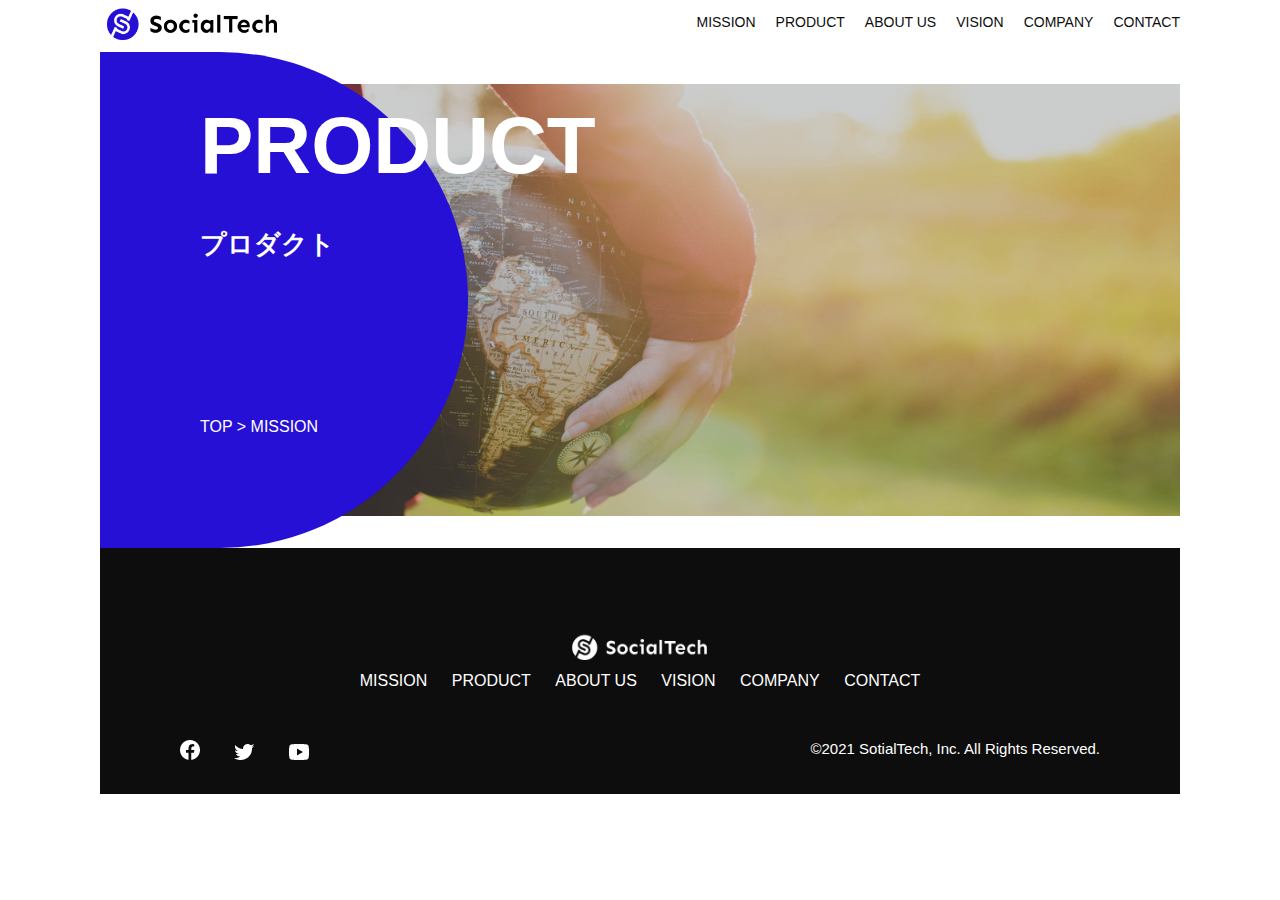
<file: 金山さんsocialtech/product-2.html>
<!DOCTYPE html>
<html>
  <head>
    <title>SocialTech - MISSION ミッション -</title>
    <meta charset="UTF-8">
    <meta name="description" content="SocialTechが目指す5つの目標(S2DGs)を紹介します">
    <meta name="viewport" content="width=device-width,initial-scale=1.0">
    <link rel="stylesheet" href="style.css">
  </head>

  <body>
    <!-- ヘッダー -->
    <header>
      <!-- ロゴ -->
      <a href="index.html" id="logo">
        <img src="images/logo.png" alt="トップページに戻る">
      </a>

      <!-- PC用ナビゲーション -->
      <nav id="nav-pc">
        <ul>
          <li><a href="mission.html">MISSION</a></li>
          <li><a href="product.html">PRODUCT</a></li>
          <li><a href="index.html#aboutus">ABOUT US</a></li>
          <li><a href="index.html#vision">VISION</a></li>
          <li><a href="index.html#company">COMPANY</a></li>
          <li><a href="index.html#contact">CONTACT</a></li>
          </ul>
      </nav>

      <!-- スマホ用メニューボタン -->
      <button id="menu-sp" onclick="document.getElementById('nav-sp').style.display = 'block'">
        <img src="images/button-menu.png" alt="ナビゲーションを開く">
      </button>

      <!-- スマホ用ナビゲーション -->
      <div id="nav-sp">
        <button id="close" onclick="document.getElementById('nav-sp').style.display = 'none'">
          <img src="images/button-close.png" alt="ナビゲーションを閉じる">
        </button>

        <nav>
          <ul>
            <li>
              <a id="logo-sp" href="index.html" onclick="document.getElementById('nav-sp').style.display = 'none'"><img src="images/logo-sp.png" alt="トップページに戻る"></a>
            </li>
            <li><a class="menu" href="mission.html" onclick="document.getElementById('nav-sp').style.display = 'none'">MISSION</a></li>
            <li><a class="menu" href="product.html" onclick="document.getElementById('nav-sp').style.display = 'none'">PRODUCT</a></li>
            <li><a class="menu" href="index.html#aboutus" onclick="document.getElementById('nav-sp').style.display = 'none'">ABOUT US</a></li>
            <li><a class="menu" href="index.html#vision" onclick="document.getElementById('nav-sp').style.display = 'none'">VISION</a></li>
            <li><a class="menu" href="index.html#company" onclick="document.getElementById('nav-sp').style.display = 'none'">COMPANY</a></li>
            <li><a class="menu" href="index.html#contact" onclick="document.getElementById('nav-sp').style.display = 'none'">CONTACT</a></li>
          </ul>
        </nav>

        <div id="sns">
          <a href="https://www.facebook.com/sejuku2013">
            <img src="images/button-facebook.png" alt="Facebookのリンク">
          </a>
          <a href="https://twitter.com/samuraijuku">
            <img src="images/button-twitter.png" alt="Twitterのリンク">
          </a>
          <a href="https://www.youtube.com/channel/UCCFOQO5aDK0xXam4cUQXT8g">
            <img src="images/button-youtube.png" alt="YouTubeのリンク">
          </a>
        </div>
      </div>

  </header>




  <main>
    <article>
      <section id="mission-main">
        <div class="mission-main-inner">
          <div id="mission-tittle">
            <h1>PRODUCT<br><span>プロダクト</span></h1>
            <p>TOP > MISSION</p>
          </div>
        </div>
      </section>

    


    </article>


  </main>

  <footer>
    <div id=""footer-logo">
      <img src="images/logo-sp.png" alt="SocialTech">
    </div>

    <div id="footer-link">
      <a href="mission.html">MISSION</a>
      <a href="product.html">PRODUCT</a>
      <a href="index.html#aboutus">ABOUT US</a>
      <a href="index.html#vision">VISION</a>
      <a href="index.html#company">COMPANY</a>
      <a href="index.html#contact">CONTACT</a>
    </div>

    <div id="sns-footer">
      <div class="sns-btns">
        <a href="https://www.facebook.com/sejuku2013"><img src="images/button-facebook.png" alt=Facebookのリンク></a>
        <a href="https://twitter.com/samuraijuku"><img src="images/button-twitter.png" alt="Twitterのリンク"></a>
        <a href="https://www.youtube.com/channel/UCCFOQO5aDK0xXam4cUQXT8g"><img src="images/button-youtube.png" alt="YouTubeのリンク"></a>
      </div>
      <p id="copyright">&copy;2021 SotialTech, Inc. All Rights Reserved.</p>
    </div>
  </footer>

</body>
</html>
</file>
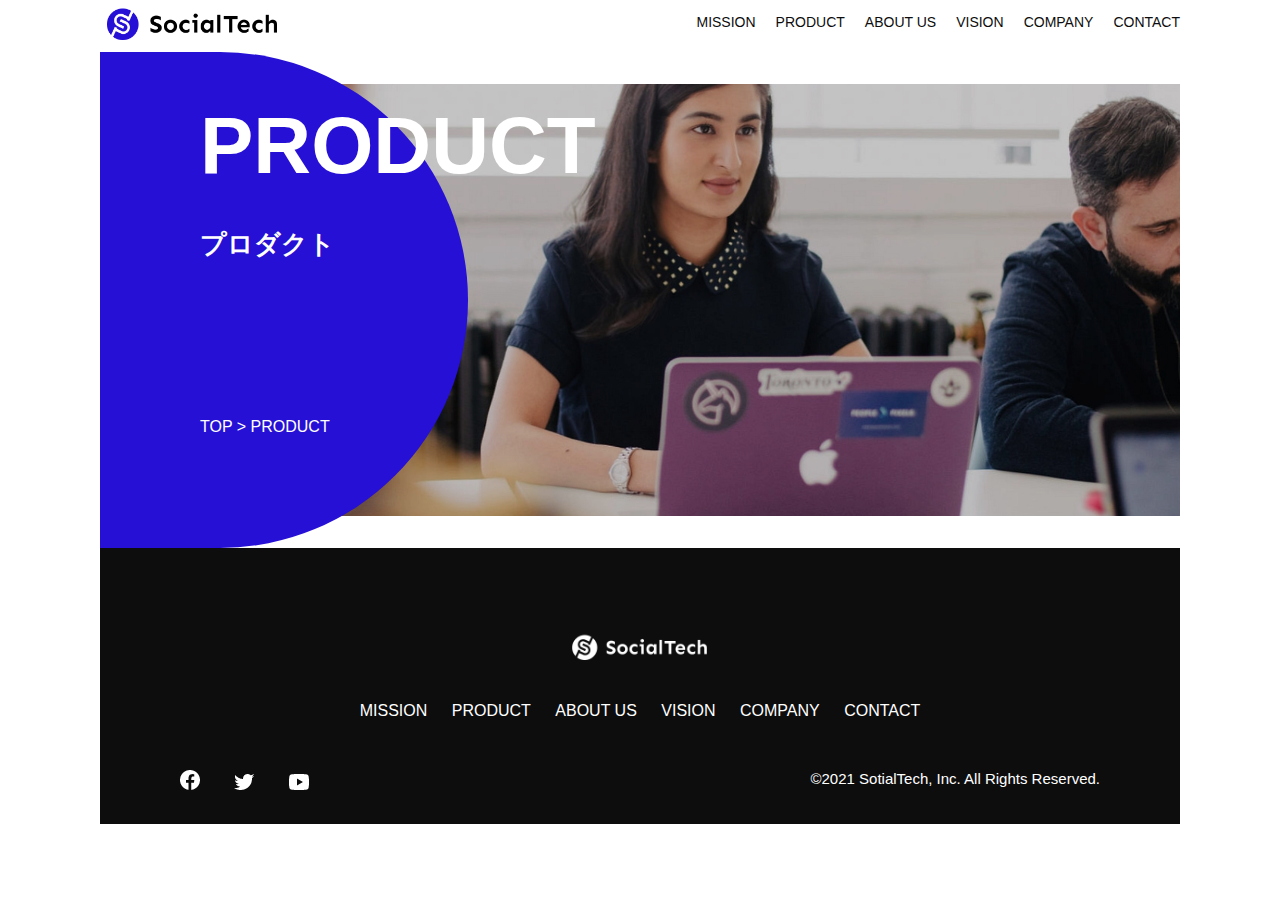
<file: 金山さんsocialtech/product.html>
<!DOCTYPE html>
<html>
  <head>
    <title>SocialTech - PRODUCT プロダクト-</title>
    <meta charset="utf-8">
    <meta name="description" content="SocialTechの4つのプロダクトを紹介します">
    <meta name="viewport" content="width=device-width, initial-scale=1.0">
    <link rel="stylesheet" href="style.css">
    </head>

    <body>
      <!-- ヘッダー -->
      <header>
        <!-- ロゴ -->
        <a href="index.html" id="logo">
          <img src="images/logo.png" alt="トップページに戻る">
        </a>

        <!-- PC用ナビゲーション -->
        <nav id="nav-pc">
          <ul>
            <li><a href="mission.html">MISSION</a></li>
            <li><a href="product.html">PRODUCT</a></li>
            <li><a href="index.html#aboutus">ABOUT US</a></li>
            <li><a href="index.html#vision">VISION</a></li>
            <li><a href="index.html#company">COMPANY</a></li>
            <li><a href="index.html#contact">CONTACT</a></li>
            </ul>
        </nav>
        
        <!-- スマホ用メニューボタン -->
      <button id="menu-sp" onclick="document.getElementById('nav-sp').style.display = 'block'">
        <img src="images/button-menu.png" alt="ナビゲーションを開く">
      </button>

      <!-- スマホ用ナビゲーション -->
      <div id="nav-sp">
        <button id="close" onclick="document.getElementById('nav-sp').style.display = 'none'">
          <img src="images/button-close.png" alt="ナビゲーションを閉じる">
        </button>

        <nav>
          <ul>
            <li>
              <a id="logo-sp" href="index.html" onclick="document.getElementById('nav-sp').style.display = 'none'"><img src="images/logo-sp.png" alt="トップページに戻る"></a>
            </li>
            <li><a class="menu" href="mission.html" onclick="document.getElementById('nav-sp').style.display = 'none'">MISSION</a></li>
            <li><a class="menu" href="product.html" onclick="document.getElementById('nav-sp').style.display = 'none'">PRODUCT</a></li>
            <li><a class="menu" href="index.html#aboutus" onclick="document.getElementById('nav-sp').style.display = 'none'">ABOUT US</a></li>
            <li><a class="menu" href="index.html#vision" onclick="document.getElementById('nav-sp').style.display = 'none'">VISION</a></li>
            <li><a class="menu" href="index.html#company" onclick="document.getElementById('nav-sp').style.display = 'none'">COMPANY</a></li>
            <li><a class="menu" href="index.html#contact" onclick="document.getElementById('nav-sp').style.display = 'none'">CONTACT</a></li>
          </ul>
        </nav>

        <div id="sns">
          <a href="https://www.facebook.com/sejuku2013">
            <img src="images/button-facebook.png" alt="Facebookのリンク">
          </a>
          <a href="https://twitter.com/samuraijuku">
            <img src="images/button-twitter.png" alt="Twitterのリンク">
          </a>
          <a href="https://www.youtube.com/channel/UCCFOQO5aDK0xXam4cUQXT8g">
            <img src="images/button-youtube.png" alt="YouTubeのリンク">
          </a>
        </div>
      </div>
    </header>

    <main>
      <article>
        <section id="product-main">
          <div class="product-main-inner">
            <div id="product-title">
              <h1>PRODUCT<br><span>プロダクト</span></h1>
              <p>TOP > PRODUCT</p>
            </div>
          </div>
        </section>
        
      </article>
    </main>

    <footer>
      <div id="footer-logo">
        <img src="images/logo-sp.png" alt="SocialTech">
      </div>
      <div id="footer-link">
        <a href="mission.html">MISSION</a>
        <a href="product.html">PRODUCT</a>
        <a href="index.html#aboutus">ABOUT US</a>
        <a href="index.html#vision">VISION</a>
        <a href="index.html#company">COMPANY</a>
        <a href="index.html#contact">CONTACT</a>
      </div>

      <div id="sns-footer">
        <div class="sns-btns">
          <a href="https://www.facebook.com/sejuku2013"><img src="images/button-facebook.png" alt=Facebookのリンク></a>
          <a href="https://twitter.com/samuraijuku"><img src="images/button-twitter.png" alt="Twitterのリンク"></a>
          <a href="https://www.youtube.com/channel/UCCFOQO5aDK0xXam4cUQXT8g"><img src="images/button-youtube.png" alt="YouTubeのリンク"></a>
        </div>
        <p id="copyright">&copy;2021 SotialTech, Inc. All Rights Reserved.</p>
      </div>
    </footer>


    </body>

</html>
</file>
<file: socialtech/style.css>
/* PC、スマホ共通スタイル */
*{
  box-sizing:border-box;
}

p{
  font-size:15px;
}

body{
  max-width: 1080px;
  margin: 0 auto 0 auto;
  font-family:"Source Sans Pro","Hiragino Kaku Gothic ProN",Meiryo,Arial,sans-serif
}

/* ヘッダー */
header{
  display: flex;
  justify-content: space-between;
}

/* ナビゲーションのレイアウト */
#nav-pc{
  font-size: 14px;
}

#nav-pc ul{
  display: flex ;
  padding-left: 0;
}

#nav-pc li{
  list-style: none;
}

/* ナビゲーションのリンクの装飾設定 */
#nav-pc a{
  text-decoration: none;
  margin-left: 20px;
  color: #0d0d0d;
}

#nav-pc a:hover{
  text-decoration: underline;
}

/* スマホ用ナビを非表示 */
#nav-sp,
#menu-sp {
  display: none;
}

/* メインビジュアル */
#main-visual{
  position: relative;
  height: 400px;
}

#main-message{
  position: absolute;
  top: 0;
  left: 0;
  background-color: #2710d5;
  color: #ffffff;
  border-radius: 0 0 476px 0;
  max-width: 620px;
  height: 100%;
  width:100%;
  z-index:11;
}

#main-message > h1{
  font-size: 60px;
  margin: 100px 0 0 50px;
}
#main-message > p {
  font-size: 28px;
  margin: 0 0 0 50px;
}

#main-visual > img {
  max-width: 620px;
  border-radius: 476px 0 0 0;
  position: absolute;
  top: 0;
  right: 0;
  z-index: 10;
}

/* 見出し */
h2{
  margin: 40px 0 0 0;
}

h2::after {
  content: url("images/line.png");
  margin-left: 10px;
}

h3{
  font-size: 27px;
}

/* ミッション */
#mission {
  margin: 80px auto 80px auto;
}

#mission-flex {
  display: flex;
}

#mission-flex > div{
  width: 50%;
  margin: 20px;
}

#mission-photo {
  width: 100%
}

#s2dgs {
  margin-top: 50px;
  width: 100%;
}

/* プロダクト */
#product {
  background-color: #fafafa;
  margin: 80px 0 80px 0;
  padding: 10px 40px 0px 40px;
}

/* 外枠 */
#product .product-flex {
  margin-top: 40px;
  display: flex;
}

/* 左のカラム */
#product-left {
  width: 50%;
  margin-right: 20px;
}

/* 右のカラム */
#product-right {
  width: 50%;
  margin-left: 20px;
  margin-top: 80px;
}

  /* 画像＋説明の枠 */
  #product-left > div {
    position: relative;
    height: 480px;
    margin-right: 20px;
  }
  #product-right > div {
    position: relative;
    height: 480px;
    margin-left: 20px;
  }

  /* 画像 */
  .product-photo{
    width: 100%;
  }

  /* 説明文の枠 */
  .product-explain {
    background-color: #ffffff;
    position: absolute;
    left: 0;
    bottom: 50px;
    margin: 0 40px 0 40px;
    padding: 20px;
    box-shadow: 5px 5px 10px rgba(0, 0, 0, 0.05);
  }

  /* 説明文の英語 */
  .product-explain > span {
    color: #2710d5;
    font-weight: bold;
    font-size: 16px;
    margin: 0;
  }

  /* 説明文の見出し */
  .product-explain >h3 {
    margin:5px 0 5px 0;
  }

  /* 説明文 */
  .product-explain > p {
    font-size: 14px;
    margin: 0;
  }

  /* もっとみるボタン */
  #product-more {
    text-align: center;
  }

  #product-more a {
    position: relative;
    bottom: -42px;
  }

  /* ABOUT US */
  #aboutus {
    margin: 80px auto 80px auto;
  }

  /* 3つの組織文化と画像を入れる枠 */
  #aboutus > div {
    display: flex;
  }

  /* 画像 */
  .culture-img {
    width: 50%;
    align-self: flex-start;
  }

  .culture-img2 {
    margin-top: 50px;
    width: 100%;
  }

  /* 3つの組織文化の表 */
  .culture-table {
    margin-right: 50px;
  }

  /* 表の番号 */
  .culture-num {
    font-size: 80px;
    color: #2710d5;
    padding: 0 20px 0 0;
  }

  /* 表の見出し */
  .culture-table th {
    text-align: left;
    font-size: 28px;
    font-weight: bold;
  }

  /* 表の組織文化英語 */
  .culture-en {
    color: #2710d5;
    font-size: 24px;
  }

  /* 表の説明文 */
  .culture-description {
    margin: 0;
  }

/* ビジョン */
#vision {
  margin: 80px auto 80px auto;
}

/* セクション内の外枠 */
#vision > div {
  display: flex;
  justify-content: space-between;
  flex-wrap: wrap;
}

/* 7つの行動指針の枠 */
.vision-box {
  width: 300px;
  height: 300px;
  margin-bottom: 30px;
  position: relative;
}

.vision-box > img {
  width: 100%;
  position: relative;
  z-index: 30;
}

.vision-box > div {
  position: absolute;
  top: 0;
  left: 0;
  z-index: 31;
  margin-right: 20px;
}

.vision-box > div > h4 {
  color: #2710d5;
  font-size: 19px;
  margin: 80px 0 0 0;
}

.vision-box > div > h5 {
  font-size: 20px;
  margin: 0 0 0 0;
}

.vision-box > div > p {
  margin: 10px 0 0 0
}

/* 会社概要 */
#company {
    margin: 80px auto 80px auto;
  }

  #company-table {
    width: 100%;
  }

  .tableheader {
    text-align: legt;
    padding: 20px;
    border-bottom-color: #2710d5;
    border-bottom-width: 1px;
    border-bottom-style: solid;
    width: 100px;
  }

  .tableheader-first {
    border-top-color: #2710d5;
    border-top-width: 1px;
    border-top-style: solid;
  }

  .cell {
    padding: 30px;
    border-bottom-color: #ececec;
    border-bottom-width: 1px;
    border-bottom-style: solid;
  }

  .cell-first {
    border-top-color: #ececec;
    border-top-width: 1px;
    border-top-style: solid;
  }

  #company > iframe {
    width: 100%;
    height: 368px;
    margin-top: 40px;
  }

  /* お問い合わせ */
  #contact {
    margin: 80px auto 80px auto;
  }

  /* 外枠 */
  #contact > form > div {
    display: flex;
    flex-direction: row;
    flex-wrap: wrap;
    padding-bottom: 30px;
  }

  /* 左列の見出し */
  .contact-heading {
    width: 240px;
    align-self: center;
  }
  /* 見出しのラベル */
  .contact-label {
    font-weight: bold;
  }
  /* 必須 */
  .contact-span {
    color: #ce2222;
    margin: 0 0 0 20px;
    font-weight: bold;
  }

  /* テキストボックス */
  .contact-textbox {
    border-top: 0px;
    border-left: 0px;
    border-right: 0px;
    border-bottom-width: 1px;
    border-bottom-color: #707070;
    border-style: solid;
    background-color: #fafafa;
    width: 400px;
    height: 56px;
  }

  /* お問い合わせ内容のテキストエリア */
  .contact-textarea {
    border-top: 0px;
    border-left: 0px;
    border-right: 0px;
    border-bottom-width: 1px;
    border-bottom-color: #707070;
    background-color: #fafafa;
    width: 400px;
    height: 200px;
  }

  /* 個人情報の取り扱い */
  #contact dt {
    font-weight: bold;
  }

  #contact dd {
    margin: 0 0 16px 0;
  }

  #contact dd p {
    margin: 0;
  }

  #contact dd ul {
    padding-left: 0;
  }

  #contact dd li {
    margin-bottom: 0;
    list-style: none;
  }

  /* フッター */
  footer {
    background-color: #0d0d0d;
    text-align: center;
    padding: 80px 80px 30px 80px;
  }

  #footer-logo {
    margin-bottom: 30px;
  }

  #footer-link {
    margin-bottom: 50px;
  }

  #footer-link > a {
    text-decoration: none;
    margin: 10px;
    color: #ffffff;
  }

  #footer-link > a:hover {
    text-decoration: underline;
  }

  #sns-footer {
    display: flex;
    justify-content: space-between;
    text-align: left;
  }

  #sns-footer a {
    margin-right: 30px;
  }

  #copyright {
    color: #ffffff;
    margin: 0;
  }


  /* mission.html用スタイル */
  /* ミッションのメインビジュアル */
  .mission-main-inner {
    background-image: url("images/mission/mission-main.png");
    background-repeat: no-repeat;
    background-position-y: center;
  }

  #mission-tittle {
    background-color: #2710d5;
    width: 368px;
    color: #ffffff;
    height: 496px;
    border-radius: 0 248px 248px 0;
    position: relative;
  }

  #mission-tittle h1 {
    position: absolute;
    top: 0;
    left: 100px;
    font-size: 80px;
    line-height: 1;
  }

  #mission-tittle h1 span {
    font-size: 26px;
  }

  #mission-tittle > p {
    position: absolute;
    top: 350px;
    left: 100px;
    font-size: 16px;
  }

  /* ミッションページ　S2DGsの設定 */
  #mission-s2dgs {
    padding: 20px;
  }

  .mission-h2 {
    color: #2710d5;
    font-size: 40px;
  }

  .mission-h2::after {
    content: none;
  }

  /* ミッションページ　5つのゴールの設定 */
  #mission-five-goals {
    padding: 20px;
    display: flex;
  }

  #mission-five-goals .five-goals-image {
    width: 30%;
    padding: 20px;
  }

  #mission-five-goals .five-goals-image img {
    width: 100%;
  }

  #mission-five-goals .five-goals-read {
    width: 70%;
    padding: 20px;
  }

  #mission-five-goals .five-goals-read > div
{
  margin-bottom: 40px;
}

.fivegoals-image-right {
  float: right;
  margin: 20px;
}

.fivegoals-image-left {
  float: left;
  margin: 20px;
}

.fivegoals-number {
  color: #2710d5;
  font-size: 48px;
  font-weight: bold;
  margin: 0;
}

.fivegoals-h3 {
  font-size: 28px;
  margin: 0;
}

.fivegoals-p {
  margin: 0;
}

/* プロダクトページ */
.product-main-inner {
  background-image: url("images/product/product-main.png");
  background-repeat: no-repeat;
  background-position-y: center;
}

#product-title {
  background-color: #2710d5;
  width: 368px;
  color: #ffffff;
  height: 496px;
  border-radius: 0 248px 248px 0;
  position: relative;
}

#product-title h1 {
  position: absolute;
  top: 0;
  left: 100px;
  font-size: 80px;
  line-height: 1;
}

#product-title h1 span {
  font-size: 26px;
}

#product-title > p {
  position: absolute;
  top: 350px;
  left: 100px;
  font-size: 16px;
}

/* セクション */
.product-section {
  display: flex;
  padding: 20px 20px 0;
}

.product-section .product-section-img {
  width: 450px;
}

/* 左が画像のセクション */
.product-section-left .product-section-img img {
  width: 100%;
  padding: 0 40px 30px 0;
  border-radius: 0 432px 0 0;
}

.product-section-left .product-read {
  width: 50%;
  flex-grow: 1;
}

.product-section-left .product-read p {
  margin-bottom: 0;
}

/* 右が画像のセクション */
.product-section-right {
  justify-content: space-between;
}

.product-section-right .product-section-img img {
  width: 100%;
  padding: 0 0 30px 40px;
  border-radius: 432px 0 0 0;
}

.product-section-right .product-read {
  width: 500px;
}

.product-h2 {
  color: #2710d5;
  font-size: 24px;
  margin: 0;
}

.product-h3 {
  font-size: 28px;
  margin: 0;
}

/* }が必要？ */



/*====================
  スマートフォン用のスタイル
=====================*/
@media screen and (max-width: 767px) {
  /* PC用ナビゲーション非表示 */
  #nav-pc {
    display: none;
  }

  /* ハンバーガーメニュー */
  #menu-sp {
    display: block;
    background-color: transparent;
    float: right;
    padding: 0;
    border: none;
  }

  /* スマホ用ナビゲーションの表示切替*/
  /* 初期状態、レイアウトと非表示設定 */
  #nav-sp {
    background-color: #2710d5;
    position: fixed;
    left: 0;
    top: 0;
    height: 100%;
    width: 100%;
    display: none;
    z-index: 100;
  }

  /* ボタン */
  #close {
    position: absolute;
    top: 20px;
    right: 20px;
    background-color: transparent;
    border: none;
  }

  #nav-sp nav ul {
    padding-left: 0;
  }

  #nav-sp nav li {
    list-style: none;
  }

  /* ナビゲーションメニュー用ロゴ */
  #logo-sp {
    margin: 80px 0 30px 20px;
  }

  /* ナビゲーションのリンク装飾設定 */
  #nav-sp nav a {
    display: block;
    color: #ffffff;
  }

    #nav-sp nav a:hover {
      text-decoration: underline;
    }

    #nav-sp .menu {
      text-decoration: none;
      margin: 0 20px 0 20px;
      height: 44px;
      font-size: 16px;
      background-image: url("images/arrow.png");
      background-repeat: no-repeat;
      background-position: right top;
    }

    #sns {
      position: absolute;
      bottom: 20px;
      left: 20px;
    }

    #sns > a {
      margin-right: 30px;
    }

    /* メインビジュアル */
    #main-visual {
      position: relative;
      height: 470px;
    }

    #main-visual > div {
      text-align: center;
      height: 280px;
    }

    #main-visual h1 {
      font-size: 28px;
      margin: 90px 0 0 0;
    }

    #main-visual > div > p {
      margin: 0;
      font-size: 15px;
    }

    #main-visual > img {
      width: 100%;
      border-radius: 476px 0 0 0;
      top: auto;
      bottom: 0;
    }

    /* 見出し */
    h2 {
      margin: 15px 0 15px 0;
    }

    h3 {
      font-size: 24px;
      margin: 10px 0 0 0;
    }

    /* ミッション */
    #mission {
      margin: 20px 0 20px 0;
      padding: 0 20px 0 20px;
    }

    #mission-flex {
      flex-direction: column;
    }

    #mission-flex > div {
      width: 100%;
      margin: 0;
    } 

    /* プロダクト */
    #product {
      margin: 0;
      padding: 10px 20px 0 20px;
    }

    /* 外枠 */
    #product .product-flex {
      flex-direction: column;
      margin-top: 0;
    }

    /* 左右のカラム　スマホでは縦並び */
    #product-left,
    #product-right {
      width: 100%;
      margin: 0;
    }

    /* 画像＋説明の枠 */
    #product-left > div,
    #product-right > div {
      height: auto;
      margin: 0;
    }

    /* 説明文の枠 */

    .product-explain {
      position: relative;
      margin: 0;
    }

    .product-explain > h3 {
      margin: 10px 0 10px 0;
      font-size: 24px;
    }

    /* もっと見るボタン */
    #product-more {
      text-align: left;
    }

    /* ABOUT US */
    #aboutus {
      margin: 80px 20px 80px 20px;
    }

    #aboutus > div {
      flex-direction: column;
    }

    .culture-table th {
      font-size: 16px;
    }

    .culture-table {
      margin-right: 0;
      padding-right: 20px;
      order: 2;
    }

    .culture-img {
      width: 100%;
      order: 1;
    }

    .culture-img2 {
      margin-top: 0;
    }

    .culture-num {
      padding: 0;
    }

    .culture-description {
      margin: 0;
    }

    /* ビジョン */
    #vision {
      margin: 80px 20px 80px 20px;
    }

    .vision-box > img {
      position: absolute;
      top: 0;
      left: 0;
    }

    .vision-box > div > h4 {
      margin: 60px 0 0 0;
    }

    /* 会社概要 */
#company {
  margin: 0 20px 0 20px;
}

    #company > h3 {
      margin-bottom: 20px;
    }

    .tableheader {
      width: 50px;
    }

    .cell {
      padding: 20px;
    }

    #company > iframe {
      height: 240px;
    }

    /* お問い合わせ */
    #contact {
      margin: 80px 20px 80px 20px;
    }

    #contact > h3 {
      margin-bottom: 20px;
    }

    #contact > form > div {
      flex-direction: column;
      margin-bottom: 20px;
    }

    .contact-heading {
      align-self: auto;
      margin-bottom: 20px;
    }

    .contact-textbox {
      min-width: 300px;
      width: 100%;
    }

    .contact-textarea {
      height: 150px;
      width: 100%;
    }

    .radiobutton {
      margin-bottom: 20px;
    }

    /* フッター */
    footer {
      padding: 30px 20px 50px 20px;
      text-align: left;
    }

    #footer-link > a {
      margin: 0 20px 30px 0;
      display: block;
      background-image: url("images/arrow.png");
      background-repeat: no-repeat;
      background-position: right top;
    }

    #footer-link > a:hover {
      text-decoration: underline;
    }

    #sna-footer {
      flex-direction: column;
      justify-content: flex-start;
    }

    #copyright {
      font-size: 12px;
      margin-top: 30px;
    }


    /* mission.html用スタイル */
    /* ミッションのメインビジュアル */
    #mission-main {
      height: 256px;
      margin-top: 4%;
      position: relative;
    }

    .mission-main-inner {
      height: 80%;
      background-size: cover;
    }

    #mission-tittle {
      width: 136px;
      height: 256px;
      position: absolute;
      top: -10%;
    }

    #mission-tittle h1 {
      left: 20px;
      font-size: 40px;
    }

    #mission-tittle h1 span {
      font-size: 18px;
    }

    #mission-tittle > p {
      top: 180px;
      left: 20px;
      font-size: 13px;
    }

    /* ミッションページ S2DGsの設定*/
    .mission-h2 {
      font-size: 38px;
      margin: 0px;
    }

    .mission-h2::after {
      content: none;
    }

    #mission-s2dgs > img {
      width: 100%;
    }

    /* ミッションページ　5つのゴール設定 */
    #mission-five-goals {
      flex-direction: column;
    }

    #mission-five-goals > div {
      padding: 0;
    }

    #mission-five-goals .five-goals-image,
    #mission-five-goals .five-goals-read {
      width: 100%;
      padding: 0;
    }

    #mission-five-goals .five-goals-read > div {
      display: flex;
      flex-direction: column;
    }

    .fivefoals-image-right,
    .fivegoals-image-left {
      align-self: center;
    }

    /* プロダクトページ */
    #product-main {
      height: 256px;
      margin-top: 4%;
      position: relative;
    }

    .product-main-inner {
      height: 80%;
      background-size: cover;
    }

    #product-tittle {
      width: 136px;
      height: 256px;
      position: absolute;
      top: -10%;
    }

    #product-tittle h1 {
      left: 20%;
      font-size: 40px;
    }

    #product-tittle h1 span {
      font-size: 18px;
    }

    #product-tittle > p {
      top: 180px;
      left: 20px;
      font-size: 13px;
    }

    /* セクション */

    .product-section {
      flex-direction: column;
    }

    .product-section .product-section-img {
      width: 100%;
    }

    .product-section .product-section-img img {
      width: 100%;
      padding: 0;
    }

    /* 左が画像のセクション */
    .product-section-left .product-section-img img {
      border-radius: 0 300px 0 0;
    }

    .product-section-left .product-resd {
      width: 100%;
      flex-grow: 1;
    }

    /* 右が画像のセクション */

    .product-section-right .product-section-img img {
      order: 1;
      border-radius: 300px 0 0 0;
    }

    .product-section-right .product-read {
      order: 2;
      width: 100%;
    }
  }
</file>
<file: SocialTech250220/style.css>
/* PC、スマホ共通スタイル */
*{
  box-sizing:border-box;
}

p{
  font-size:15px;
}

body{
  max-width: 1080px;
  margin: 0 auto 0 auto;
  font-family:"Source Sans Pro","Hiragino Kaku Gothic ProN",Meiryo,Arial,sans-serif
}

/* ヘッダー */
header{
  display: flex;
  justify-content: space-between;
}

/* ナビゲーションのレイアウト */
#nav-pc{
  font-size: 14px;
}

#nav-pc ul{
  display: flex ;
  padding-left: 0;
}

#nav-pc li{
  list-style: none;
}

/* ナビゲーションのリンクの装飾設定 */
#nav-pc a{
  text-decoration: none;
  margin-left: 20px;
  color: #0d0d0d;
}

#nav-pc a:hover{
  text-decoration: underline;
}

/* スマホ用ナビを非表示 */
#nav-sp,
#menu-sp {
  display: none;
}

/* メインビジュアル */
#main-visual{
  position: relative;
  height: 400px;
}

#main-message{
  position: absolute;
  top: 0;
  left: 0;
  background-color: #2710d5;
  color: #ffffff;
  border-radius: 0 0 476px 0;
  max-width: 620px;
  height: 100%;
  width:100%;
  z-index:11;
}

#main-message > h1{
  font-size: 60px;
  margin: 100px 0 0 50px;
}
#main-message > p {
  font-size: 28px;
  margin: 0 0 0 50px;
}

#main-visual > img {
  max-width: 620px;
  border-radius: 476px 0 0 0;
  position: absolute;
  top: 0;
  right: 0;
  z-index: 10;
}

/* 見出し */
h2{
  margin: 40px 0 0 0;
}

h2::after {
  content: url("images/line.png");
  margin-left: 10px;
}

h3{
  font-size: 27px;
}

/* ミッション */
#mission {
  margin: 80px auto 80px auto;
}

#mission-flex {
  display: flex;
}

#mission-flex > div{
  width: 50%;
  margin: 20px;
}

#mission-photo {
  width: 100%
}

#s2dgs {
  margin-top: 50px;
  width: 100%;
}

/* プロダクト */
#product {
  background-color: #fafafa;
  margin: 80px 0 80px 0;
  padding: 10px 40px 0px 40px;
}

/* 外枠 */
#product .product-flex {
  margin-top: 40px;
  display: flex;
}

/* 左のカラム */
#product-left {
  width: 50%;
  margin-right: 20px;
}

/* 右のカラム */
#product-right {
  width: 50%;
  margin-left: 20px;
  margin-top: 80px;
}

  /* 画像＋説明の枠 */
  #product-left > div {
    position: relative;
    height: 480px;
    margin-right: 20px;
  }
  #product-right > div {
    position: relative;
    height: 480px;
    margin-left: 20px;
  }

  /* 画像 */
  .product-photo{
    width: 100%;
  }

  /* 説明文の枠 */
  .product-explain {
    background-color: #ffffff;
    position: absolute;
    left: 0;
    bottom: 50px;
    margin: 0 40px 0 40px;
    padding: 20px;
    box-shadow: 5px 5px 10px rgba(0, 0, 0, 0.05);
  }

  /* 説明文の英語 */
  .product-explain > span {
    color: #2710d5;
    font-weight: bold;
    font-size: 16px;
    margin: 0;
  }

  /* 説明文の見出し */
  .product-explain >h3 {
    margin:5px 0 5px 0;
  }

  /* 説明文 */
  .product-explain > p {
    font-size: 14px;
    margin: 0;
  }

  /* もっとみるボタン */
  #product-more {
    text-align: center;
  }

  #product-more a {
    position: relative;
    bottom: -42px;
  }

  /* ABOUT US */
  #aboutus {
    margin: 80px auto 80px auto;
  }

  /* 3つの組織文化と画像を入れる枠 */
  #aboutus > div {
    display: flex;
  }

  /* 画像 */
  .culture-img {
    width: 50%;
    align-self: flex-start;
  }

  .culture-img2 {
    margin-top: 50px;
    width: 100%;
  }

  /* 3つの組織文化の表 */
  .culture-table {
    margin-right: 50px;
  }

  /* 表の番号 */
  .culture-num {
    font-size: 80px;
    color: #2710d5;
    padding: 0 20px 0 0;
  }

  /* 表の見出し */
  .culture-table th {
    text-align: left;
    font-size: 28px;
    font-weight: bold;
  }

  /* 表の組織文化英語 */
  .culture-en {
    color: #2710d5;
    font-size: 24px;
  }

  /* 表の説明文 */
  .culture-description {
    margin: 0;
  }

/* ビジョン */
#vision {
  margin: 80px auto 80px auto;
}

/* セクション内の外枠 */
#vision > div {
  display: flex;
  justify-content: space-between;
  flex-wrap: wrap;
}

/* 7つの行動指針の枠 */
.vision-box {
  width: 300px;
  height: 300px;
  margin-bottom: 30px;
  position: relative;
}

.vision-box > img {
  width: 100%;
  position: relative;
  z-index: 30;
}

.vision-box > div {
  position: absolute;
  top: 0;
  left: 0;
  z-index: 31;
  margin-right: 20px;
}

.vision-box > div > h4 {
  color: #2710d5;
  font-size: 19px;
  margin: 80px 0 0 0;
}

.vision-box > div > h5 {
  font-size: 20px;
  margin: 0 0 0 0;
}

.vision-box > div > p {
  margin: 10px 0 0 0
}

/* 会社概要 */
#company {
    margin: 80px auto 80px auto;
  }

  #company-table {
    width: 100%;
  }

  .tableheader {
    text-align: legt;
    padding: 20px;
    border-bottom-color: #2710d5;
    border-bottom-width: 1px;
    border-bottom-style: solid;
    width: 100px;
  }

  .tableheader-first {
    border-top-color: #2710d5;
    border-top-width: 1px;
    border-top-style: solid;
  }

  .cell {
    padding: 30px;
    border-bottom-color: #ececec;
    border-bottom-width: 1px;
    border-bottom-style: solid;
  }

  .cell-first {
    border-top-color: #ececec;
    border-top-width: 1px;
    border-top-style: solid;
  }

  #company > iframe {
    width: 100%;
    height: 368px;
    margin-top: 40px;
  }

  /* お問い合わせ */
  #contact {
    margin: 80px auto 80px auto;
  }

  /* 外枠 */
  #contact > form > div {
    display: flex;
    flex-direction: row;
    flex-wrap: wrap;
    padding-bottom: 30px;
  }

  /* 左列の見出し */
  .contact-heading {
    width: 240px;
    align-self: center;
  }
  /* 見出しのラベル */
  .contact-label {
    font-weight: bold;
  }
  /* 必須 */
  .contact-span {
    color: #ce2222;
    margin: 0 0 0 20px;
    font-weight: bold;
  }

  /* テキストボックス */
  .contact-textbox {
    border-top: 0px;
    border-left: 0px;
    border-right: 0px;
    border-bottom-width: 1px;
    border-bottom-color: #707070;
    border-style: solid;
    background-color: #fafafa;
    width: 400px;
    height: 56px;
  }

  /* お問い合わせ内容のテキストエリア */
  .contact-textarea {
    border-top: 0px;
    border-left: 0px;
    border-right: 0px;
    border-bottom-width: 1px;
    border-bottom-color: #707070;
    background-color: #fafafa;
    width: 400px;
    height: 200px;
  }

  /* 個人情報の取り扱い */
  #contact dt {
    font-weight: bold;
  }

  #contact dd {
    margin: 0 0 16px 0;
  }

  #contact dd p {
    margin: 0;
  }

  #contact dd ul {
    padding-left: 0;
  }

  #contact dd li {
    margin-bottom: 0;
    list-style: none;
  }

  /* フッター */
  footer {
    background-color: #0d0d0d;
    text-align: center;
    padding: 80px 80px 30px 80px;
  }

  #footer-logo {
    margin-bottom: 30px;
  }

  #footer-link {
    margin-bottom: 50px;
  }

  #footer-link > a {
    text-decoration: none;
    margin: 10px;
    color: #ffffff;
  }

  #footer-link > a:hover {
    text-decoration: underline;
  }

  #sns-footer {
    display: flex;
    justify-content: space-between;
    text-align: left;
  }

  #sns-footer a {
    margin-right: 30px;
  }

  #copyright {
    color: #ffffff;
    margin: 0;
  }


  /* mission.html用スタイル */
  /* ミッションのメインビジュアル */
  .mission-main-inner {
    background-image: url("images/mission/mission-main.png");
    background-repeat: no-repeat;
    background-position-y: center;
  }

  #mission-tittle {
    background-color: #2710d5;
    width: 368px;
    color: #ffffff;
    height: 496px;
    border-radius: 0 248px 248px 0;
    position: relative;
  }

  #mission-tittle h1 {
    position: absolute;
    top: 0;
    left: 100px;
    font-size: 80px;
    line-height: 1;
  }

  #mission-tittle h1 span {
    font-size: 26px;
  }

  #mission-tittle > p {
    position: absolute;
    top: 350px;
    left: 100px;
    font-size: 16px;
  }

  /* ミッションページ　S2DGsの設定 */
  #mission-s2dgs {
    padding: 20px;
  }

  .mission-h2 {
    color: #2710d5;
    font-size: 40px;
  }

  .mission-h2::after {
    content: none;
  }

  /* ミッションページ　5つのゴールの設定 */
  #mission-five-goals {
    padding: 20px;
    display: flex;
  }

  #mission-five-goals .five-goals-image {
    width: 30%;
    padding: 20px;
  }

  #mission-five-goals .five-goals-image img {
    width: 100%;
  }

  #mission-five-goals .five-goals-read {
    width: 70%;
    padding: 20px;
  }

  #mission-five-goals .five-goals-read > div
{
  margin-bottom: 40px;
}

.fivegoals-image-right {
  float: right;
  margin: 20px;
}

.fivegoals-image-left {
  float: left;
  margin: 20px;
}

.fivegoals-number {
  color: #2710d5;
  font-size: 48px;
  font-weight: bold;
  margin: 0;
}

.fivegoals-h3 {
  font-size: 28px;
  margin: 0;
}

.fivegoals-p {
  margin: 0;
}

/* プロダクトページ */
.product-main-inner {
  background-image: url("images/product/product-main.png");
  background-repeat: no-repeat;
  background-position-y: center;
}

#product-title {
  background-color: #2710d5;
  width: 368px;
  color: #ffffff;
  height: 496px;
  border-radius: 0 248px 248px 0;
  position: relative;
}

#product-title h1 {
  position: absolute;
  top: 0;
  left: 100px;
  font-size: 80px;
  line-height: 1;
}

#product-title h1 span {
  font-size: 26px;
}

#product-title > p {
  position: absolute;
  top: 350px;
  left: 100px;
  font-size: 16px;
}

/* セクション */
.product-section {
  display: flex;
  padding: 20px 20px 0;
}

.product-section .product-section-img {
  width: 450px;
}

/* 左が画像のセクション */
.product-section-left .product-section-img img {
  width: 100%;
  padding: 0 40px 30px 0;
  border-radius: 0 432px 0 0;
}

.product-section-left .product-read {
  width: 50%;
  flex-grow: 1;
}

.product-section-left .product-read p {
  margin-bottom: 0;
}

/* 右が画像のセクション */
.product-section-right {
  justify-content: space-between;
}

.product-section-right .product-section-img img {
  width: 100%;
  padding: 0 0 30px 40px;
  border-radius: 432px 0 0 0;
}

.product-section-right .product-read {
  width: 500px;
}

.product-h2 {
  color: #2710d5;
  font-size: 24px;
  margin: 0;
}

.product-h3 {
  font-size: 28px;
  margin: 0;
}

/* }が必要？ */



/*====================
  スマートフォン用のスタイル
=====================*/
@media screen and (max-width: 767px) {
  /* PC用ナビゲーション非表示 */
  #nav-pc {
    display: none;
  }

  /* ハンバーガーメニュー */
  #menu-sp {
    display: block;
    background-color: transparent;
    float: right;
    padding: 0;
    border: none;
  }

  /* スマホ用ナビゲーションの表示切替*/
  /* 初期状態、レイアウトと非表示設定 */
  #nav-sp {
    background-color: #2710d5;
    position: fixed;
    left: 0;
    top: 0;
    height: 100%;
    width: 100%;
    display: none;
    z-index: 100;
  }

  /* ボタン */
  #close {
    position: absolute;
    top: 20px;
    right: 20px;
    background-color: transparent;
    border: none;
  }

  #nav-sp nav ul {
    padding-left: 0;
  }

  #nav-sp nav li {
    list-style: none;
  }

  /* ナビゲーションメニュー用ロゴ */
  #logo-sp {
    margin: 80px 0 30px 20px;
  }

  /* ナビゲーションのリンク装飾設定 */
  #nav-sp nav a {
    display: block;
    color: #ffffff;
  }

    #nav-sp nav a:hover {
      text-decoration: underline;
    }

    #nav-sp .menu {
      text-decoration: none;
      margin: 0 20px 0 20px;
      height: 44px;
      font-size: 16px;
      background-image: url("images/arrow.png");
      background-repeat: no-repeat;
      background-position: right top;
    }

    #sns {
      position: absolute;
      bottom: 20px;
      left: 20px;
    }

    #sns > a {
      margin-right: 30px;
    }

    /* メインビジュアル */
    #main-visual {
      position: relative;
      height: 470px;
    }

    #main-visual > div {
      text-align: center;
      height: 280px;
    }

    #main-visual h1 {
      font-size: 28px;
      margin: 90px 0 0 0;
    }

    #main-visual > div > p {
      margin: 0;
      font-size: 15px;
    }

    #main-visual > img {
      width: 100%;
      border-radius: 476px 0 0 0;
      top: auto;
      bottom: 0;
    }

    /* 見出し */
    h2 {
      margin: 15px 0 15px 0;
    }

    h3 {
      font-size: 24px;
      margin: 10px 0 0 0;
    }

    /* ミッション */
    #mission {
      margin: 20px 0 20px 0;
      padding: 0 20px 0 20px;
    }

    #mission-flex {
      flex-direction: column;
    }

    #mission-flex > div {
      width: 100%;
      margin: 0;
    } 

    /* プロダクト */
    #product {
      margin: 0;
      padding: 10px 20px 0 20px;
    }

    /* 外枠 */
    #product .product-flex {
      flex-direction: column;
      margin-top: 0;
    }

    /* 左右のカラム　スマホでは縦並び */
    #product-left,
    #product-right {
      width: 100%;
      margin: 0;
    }

    /* 画像＋説明の枠 */
    #product-left > div,
    #product-right > div {
      height: auto;
      margin: 0;
    }

    /* 説明文の枠 */

    .product-explain {
      position: relative;
      margin: 0;
    }

    .product-explain > h3 {
      margin: 10px 0 10px 0;
      font-size: 24px;
    }

    /* もっと見るボタン */
    #product-more {
      text-align: left;
    }

    /* ABOUT US */
    #aboutus {
      margin: 80px 20px 80px 20px;
    }

    #aboutus > div {
      flex-direction: column;
    }

    .culture-table th {
      font-size: 16px;
    }

    .culture-table {
      margin-right: 0;
      padding-right: 20px;
      order: 2;
    }

    .culture-img {
      width: 100%;
      order: 1;
    }

    .culture-img2 {
      margin-top: 0;
    }

    .culture-num {
      padding: 0;
    }

    .culture-description {
      margin: 0;
    }

    /* ビジョン */
    #vision {
      margin: 80px 20px 80px 20px;
    }

    .vision-box > img {
      position: absolute;
      top: 0;
      left: 0;
    }

    .vision-box > div > h4 {
      margin: 60px 0 0 0;
    }

    /* 会社概要 */
#company {
  margin: 0 20px 0 20px;
}

    #company > h3 {
      margin-bottom: 20px;
    }

    .tableheader {
      width: 50px;
    }

    .cell {
      padding: 20px;
    }

    #company > iframe {
      height: 240px;
    }

    /* お問い合わせ */
    #contact {
      margin: 80px 20px 80px 20px;
    }

    #contact > h3 {
      margin-bottom: 20px;
    }

    #contact > form > div {
      flex-direction: column;
      margin-bottom: 20px;
    }

    .contact-heading {
      align-self: auto;
      margin-bottom: 20px;
    }

    .contact-textbox {
      min-width: 300px;
      width: 100%;
    }

    .contact-textarea {
      height: 150px;
      width: 100%;
    }

    .radiobutton {
      margin-bottom: 20px;
    }

    /* フッター */
    footer {
      padding: 30px 20px 50px 20px;
      text-align: left;
    }

    #footer-link > a {
      margin: 0 20px 30px 0;
      display: block;
      background-image: url("images/arrow.png");
      background-repeat: no-repeat;
      background-position: right top;
    }

    #footer-link > a:hover {
      text-decoration: underline;
    }

    #sna-footer {
      flex-direction: column;
      justify-content: flex-start;
    }

    #copyright {
      font-size: 12px;
      margin-top: 30px;
    }


    /* mission.html用スタイル */
    /* ミッションのメインビジュアル */
    #mission-main {
      height: 256px;
      margin-top: 4%;
      position: relative;
    }

    .mission-main-inner {
      height: 80%;
      background-size: cover;
    }

    #mission-tittle {
      width: 136px;
      height: 256px;
      position: absolute;
      top: -10%;
    }

    #mission-tittle h1 {
      left: 20px;
      font-size: 40px;
    }

    #mission-tittle h1 span {
      font-size: 18px;
    }

    #mission-tittle > p {
      top: 180px;
      left: 20px;
      font-size: 13px;
    }

    /* ミッションページ S2DGsの設定*/
    .mission-h2 {
      font-size: 38px;
      margin: 0px;
    }

    .mission-h2::after {
      content: none;
    }

    #mission-s2dgs > img {
      width: 100%;
    }

    /* ミッションページ　5つのゴール設定 */
    #mission-five-goals {
      flex-direction: column;
    }

    #mission-five-goals > div {
      padding: 0;
    }

    #mission-five-goals .five-goals-image,
    #mission-five-goals .five-goals-read {
      width: 100%;
      padding: 0;
    }

    #mission-five-goals .five-goals-read > div {
      display: flex;
      flex-direction: column;
    }

    .fivefoals-image-right,
    .fivegoals-image-left {
      align-self: center;
    }

    /* プロダクトページ */
    #product-main {
      height: 256px;
      margin-top: 4%;
      position: relative;
    }

    .product-main-inner {
      height: 80%;
      background-size: cover;
    }

    #product-tittle {
      width: 136px;
      height: 256px;
      position: absolute;
      top: -10%;
    }

    #product-tittle h1 {
      left: 20%;
      font-size: 40px;
    }

    #product-tittle h1 span {
      font-size: 18px;
    }

    #product-tittle > p {
      top: 180px;
      left: 20px;
      font-size: 13px;
    }

    /* セクション */

    .product-section {
      flex-direction: column;
    }

    .product-section .product-section-img {
      width: 100%;
    }

    .product-section .product-section-img img {
      width: 100%;
      padding: 0;
    }

    /* 左が画像のセクション */
    .product-section-left .product-section-img img {
      border-radius: 0 300px 0 0;
    }

    .product-section-left .product-resd {
      width: 100%;
      flex-grow: 1;
    }

    /* 右が画像のセクション */

    .product-section-right .product-section-img img {
      order: 1;
      border-radius: 300px 0 0 0;
    }

    .product-section-right .product-read {
      order: 2;
      width: 100%;
    }
  }
</file>
<file: 金山さんsocialtech/style.css>
/* PC、スマホ共通スタイル */
*{
  box-sizing:border-box;
}

p{
  font-size:15px;
}

body{
  max-width: 1080px;
  margin: 0 auto 0 auto;
  font-family:"Source Sans Pro","Hiragino Kaku Gothic ProN",Meiryo,Arial,sans-serif
}

/* ヘッダー */
header{
  display: flex;
  justify-content: space-between;
}

/* ナビゲーションのレイアウト */
#nav-pc{
  font-size: 14px;
}

#nav-pc ul{
  display: flex ;
  padding-left: 0;
}

#nav-pc li{
  list-style: none;
}

/* ナビゲーションのリンクの装飾設定 */
#nav-pc a{
  text-decoration: none;
  margin-left: 20px;
  color: #0d0d0d;
}

#nav-pc a:hover{
  text-decoration: underline;
}

/* スマホ用ナビを非表示 */
#nav-sp,
#menu-sp {
  display: none;
}

/* メインビジュアル */
#main-visual{
  position: relative;
  height: 400px;
}

#main-message{
  position: absolute;
  top: 0;
  left: 0;
  background-color: #2710d5;
  color: #ffffff;
  border-radius: 0 0 476px 0;
  max-width: 620px;
  height: 100%;
  width:100%;
  z-index:11;
}

#main-message > h1{
  font-size: 60px;
  margin: 100px 0 0 50px;
}
#main-message > p {
  font-size: 28px;
  margin: 0 0 0 50px;
}

#main-visual > img {
  max-width: 620px;
  border-radius: 476px 0 0 0;
  position: absolute;
  top: 0;
  right: 0;
  z-index: 10;
}

/* 見出し */
h2{
  margin: 40px 0 0 0;
}

h2::after {
  content: url("images/line.png");
  margin-left: 10px;
}

h3{
  font-size: 27px;
}

/* ミッション */
#mission {
  margin: 80px auto 80px auto;
}

#mission-flex {
  display: flex;
}

#mission-flex > div{
  width: 50%;
  margin: 20px;
}

#mission-photo {
  width: 100%
}

#s2dgs {
  margin-top: 50px;
  width: 100%;
}

/* プロダクト */
#product {
  background-color: #fafafa;
  margin: 80px 0 80px 0;
  padding: 10px 40px 0px 40px;
}

/* 外枠 */
#product .product-flex {
  margin-top: 40px;
  display: flex;
}

/* 左のカラム */
#product-left {
  width: 50%;
  margin-right: 20px;
}

/* 右のカラム */
#product-right {
  width: 50%;
  margin-left: 20px;
  margin-top: 80px;
}

  /* 画像＋説明の枠 */
  #product-left > div {
    position: relative;
    height: 480px;
    margin-right: 20px;
  }
  #product-right > div {
    position: relative;
    height: 480px;
    margin-left: 20px;
  }

  /* 画像 */
  .product-photo{
    width: 100%;
  }

  /* 説明文の枠 */
  .product-explain {
    background-color: #ffffff;
    position: absolute;
    left: 0;
    bottom: 50px;
    margin: 0 40px 0 40px;
    padding: 20px;
    box-shadow: 5px 5px 10px rgba(0, 0, 0, 0.05);
  }

  /* 説明文の英語 */
  .product-explain > span {
    color: #2710d5;
    font-weight: bold;
    font-size: 16px;
    margin: 0;
  }

  /* 説明文の見出し */
  .product-explain >h3 {
    margin:5px 0 5px 0;
  }

  /* 説明文 */
  .product-explain > p {
    font-size: 14px;
    margin: 0;
  }

  /* もっとみるボタン */
  #product-more {
    text-align: center;
  }

  #product-more a {
    position: relative;
    bottom: -42px;
  }

  /* ABOUT US */
  #aboutus {
    margin: 80px auto 80px auto;
  }

  /* 3つの組織文化と画像を入れる枠 */
  #aboutus > div {
    display: flex;
  }

  /* 画像 */
  .culture-img {
    width: 50%;
    align-self: flex-start;
  }

  .culture-img2 {
    margin-top: 50px;
    width: 100%;
  }

  /* 3つの組織文化の表 */
  .culture-table {
    margin-right: 50px;
  }

  /* 表の番号 */
  .culture-num {
    font-size: 80px;
    color: #2710d5;
    padding: 0 20px 0 0;
  }

  /* 表の見出し */
  .culture-table th {
    text-align: left;
    font-size: 28px;
    font-weight: bold;
  }

  /* 表の組織文化英語 */
  .culture-en {
    color: #2710d5;
    font-size: 24px;
  }

  /* 表の説明文 */
  .culture-description {
    margin: 0;
  }

/* ビジョン */
#vision {
  margin: 80px auto 80px auto;
}

/* セクション内の外枠 */
#vision > div {
  display: flex;
  justify-content: space-between;
  flex-wrap: wrap;
}

/* 7つの行動指針の枠 */
.vision-box {
  width: 300px;
  height: 300px;
  margin-bottom: 30px;
  position: relative;
}

.vision-box > img {
  width: 100%;
  position: relative;
  z-index: 30;
}

.vision-box > div {
  position: absolute;
  top: 0;
  left: 0;
  z-index: 31;
  margin-right: 20px;
}

.vision-box > div > h4 {
  color: #2710d5;
  font-size: 19px;
  margin: 80px 0 0 0;
}

.vision-box > div > h5 {
  font-size: 20px;
  margin: 0 0 0 0;
}

.vision-box > div > p {
  margin: 10px 0 0 0
}

/* 会社概要 */
#company {
    margin: 80px auto 80px auto;
  }

  #company-table {
    width: 100%;
  }

  .tableheader {
    text-align: legt;
    padding: 20px;
    border-bottom-color: #2710d5;
    border-bottom-width: 1px;
    border-bottom-style: solid;
    width: 100px;
  }

  .tableheader-first {
    border-top-color: #2710d5;
    border-top-width: 1px;
    border-top-style: solid;
  }

  .cell {
    padding: 30px;
    border-bottom-color: #ececec;
    border-bottom-width: 1px;
    border-bottom-style: solid;
  }

  .cell-first {
    border-top-color: #ececec;
    border-top-width: 1px;
    border-top-style: solid;
  }

  #company > iframe {
    width: 100%;
    height: 368px;
    margin-top: 40px;
  }

  /* お問い合わせ */
  #contact {
    margin: 80px auto 80px auto;
  }

  /* 外枠 */
  #contact > form > div {
    display: flex;
    flex-direction: row;
    flex-wrap: wrap;
    padding-bottom: 30px;
  }

  /* 左列の見出し */
  .contact-heading {
    width: 240px;
    align-self: center;
  }
  /* 見出しのラベル */
  .contact-label {
    font-weight: bold;
  }
  /* 必須 */
  .contact-span {
    color: #ce2222;
    margin: 0 0 0 20px;
    font-weight: bold;
  }

  /* テキストボックス */
  .contact-textbox {
    border-top: 0px;
    border-left: 0px;
    border-right: 0px;
    border-bottom-width: 1px;
    border-bottom-color: #707070;
    border-style: solid;
    background-color: #fafafa;
    width: 400px;
    height: 56px;
  }

  /* お問い合わせ内容のテキストエリア */
  .contact-textarea {
    border-top: 0px;
    border-left: 0px;
    border-right: 0px;
    border-bottom-width: 1px;
    border-bottom-color: #707070;
    background-color: #fafafa;
    width: 400px;
    height: 200px;
  }

  /* 個人情報の取り扱い */
  #contact dt {
    font-weight: bold;
  }

  #contact dd {
    margin: 0 0 16px 0;
  }

  #contact dd p {
    margin: 0;
  }

  #contact dd ul {
    padding-left: 0;
  }

  #contact dd li {
    margin-bottom: 0;
    list-style: none;
  }

  /* フッター */
  footer {
    background-color: #0d0d0d;
    text-align: center;
    padding: 80px 80px 30px 80px;
  }

  #footer-logo {
    margin-bottom: 30px;
  }

  #footer-link {
    margin-bottom: 50px;
  }

  #footer-link > a {
    text-decoration: none;
    margin: 10px;
    color: #ffffff;
  }

  #footer-link > a:hover {
    text-decoration: underline;
  }

  #sns-footer {
    display: flex;
    justify-content: space-between;
    text-align: left;
  }

  #sns-footer a {
    margin-right: 30px;
  }

  #copyright {
    color: #ffffff;
    margin: 0;
  }


  /* mission.html用スタイル */
  /* ミッションのメインビジュアル */
  .mission-main-inner {
    background-image: url("images/mission/mission-main.png");
    background-repeat: no-repeat;
    background-position-y: center;
  }

  #mission-tittle {
    background-color: #2710d5;
    width: 368px;
    color: #ffffff;
    height: 496px;
    border-radius: 0 248px 248px 0;
    position: relative;
  }

  #mission-tittle h1 {
    position: absolute;
    top: 0;
    left: 100px;
    font-size: 80px;
    line-height: 1;
  }

  #mission-tittle h1 span {
    font-size: 26px;
  }

  #mission-tittle > p {
    position: absolute;
    top: 350px;
    left: 100px;
    font-size: 16px;
  }

  /* ミッションページ　S2DGsの設定 */
  #mission-s2dgs {
    padding: 20px;
  }

  .mission-h2 {
    color: #2710d5;
    font-size: 40px;
  }

  .mission-h2::after {
    content: none;
  }

  /* ミッションページ　5つのゴールの設定 */
  #mission-five-goals {
    padding: 20px;
    display: flex;
  }

  #mission-five-goals .five-goals-image {
    width: 30%;
    padding: 20px;
  }

  #mission-five-goals .five-goals-image img {
    width: 100%;
  }

  #mission-five-goals .five-goals-read {
    width: 70%;
    padding: 20px;
  }

  #mission-five-goals .five-goals-read > div
{
  margin-bottom: 40px;
}

.fivegoals-image-right {
  float: right;
  margin: 20px;
}

.fivegoals-image-left {
  float: left;
  margin: 20px;
}

.fivegoals-number {
  color: #2710d5;
  font-size: 48px;
  font-weight: bold;
  margin: 0;
}

.fivegoals-h3 {
  font-size: 28px;
  margin: 0;
}

.fivegoals-p {
  margin: 0;
}

/* プロダクトページ */
.product-main-inner {
  background-image: url("images/product/product-main.png");
  background-repeat: no-repeat;
  background-position-y: center;
}

#product-title {
  background-color: #2710d5;
  width: 368px;
  height: 496px;
  color: #ffffff;
  border-radius: 0 248px 248px 0;
  position: relative;
}

#product-title h1 {
  position: absolute;
  top: 0;
  left: 100px;
  font-size: 80px;
  line-height: 1;
}

#product-title h1 span {
  font-size: 26px;
}

#product-title > p {
  position: absolute;
  top: 350px;
  left: 100px;
  font-size: 16px;
}


/* }が必要？ */



/*====================
  スマートフォン用のスタイル
=====================*/
@media screen and (max-width: 767px) {
  /* PC用ナビゲーション非表示 */
 /*  #nav-pc {
    display: none;
  } */


/* 20250214-lesson ハンバーガーメニュー */
header{
  position: relative;
}
.hamburguer{
    width: 70px;
    height: 60px;
    background-color: #2710d5;
    border-radius: 0 0 0 92%;
    position: relative;
    z-index: 99999;
}
.hamburguer span{
        width: 27px;
        height: 2px;
        background-color: #fff;
        position: absolute;     
        left: 12px;
        right: 0;
        margin: 0 auto;
      transition: 0.5s;
}
.hamburguer span:nth-child(1){
   top: 19px;
}
.hamburguer span:nth-child(2){
  top: 28px;
}
.hamburguer span:nth-child(3){
  top: 37px;
}
.hamburguer.open span:nth-child(1){
  top: 29px;
  transform: rotate(45deg);
}
.hamburguer.open span:nth-child(2){
  opacity: 0;
}
.hamburguer.open span:nth-child(3){
  top: 29px;
  transform: rotate(-45deg);
}
#nav-pc{
  width: 100%;
  height: 100vh;
  background-color: #2710d5;
  position: absolute;
  top: 0;
  left: -100%;
  z-index: 10000;
  transition: 0.3s;
}
#nav-pc.menu{
  left: 0;
}
#nav-pc ul{
  display: block;
}
#nav-pc ul a{
  color: #fff;
}

  /* ハンバーガーメニュー */
  #menu-sp {
    display: block;
    background-color: transparent;
    float: right;
    padding: 0;
    border: none;
  }

  /* スマホ用ナビゲーションの表示切替*/
  /* 初期状態、レイアウトと非表示設定 */
  #nav-sp {
    background-color: #2710d5;
    position: fixed;
    left: 0;
    top: 0;
    height: 100%;
    width: 100%;
    display: none;
    z-index: 100;
  }

  /* ボタン */
  #close {
    position: absolute;
    top: 20px;
    right: 20px;
    background-color: transparent;
    border: none;
  }

  #nav-sp nav ul {
    padding-left: 0;
  }

  #nav-sp nav li {
    list-style: none;
  }

  /* ナビゲーションメニュー用ロゴ */
  #logo-sp {
    margin: 80px 0 30px 20px;
  }

  /* ナビゲーションのリンク装飾設定 */
  #nav-sp nav a {
    display: block;
    color: #ffffff;
  }

    #nav-sp nav a:hover {
      text-decoration: underline;
    }

    #nav-sp .menu {
      text-decoration: none;
      margin: 0 20px 0 20px;
      height: 44px;
      font-size: 16px;
      background-image: url("images/arrow.png");
      background-repeat: no-repeat;
      background-position: right top;
    }

    #sns {
      position: absolute;
      bottom: 20px;
      left: 20px;
    }

    #sns > a {
      margin-right: 30px;
    }

    /* メインビジュアル */
    #main-visual {
      position: relative;
      height: 470px;
    }

    #main-visual > div {
      text-align: center;
      height: 280px;
    }

    #main-visual h1 {
      font-size: 28px;
      margin: 90px 0 0 0;
    }

    #main-visual > div > p {
      margin: 0;
      font-size: 15px;
    }

    #main-visual > img {
      width: 100%;
      border-radius: 476px 0 0 0;
      top: auto;
      bottom: 0;
    }

    /* 見出し */
    h2 {
      margin: 15px 0 15px 0;
    }

    h3 {
      font-size: 24px;
      margin: 10px 0 0 0;
    }

    /* ミッション */
    #mission {
      margin: 20px 0 20px 0;
      padding: 0 20px 0 20px;
    }

    #mission-flex {
      flex-direction: column;
    }

    #mission-flex > div {
      width: 100%;
      margin: 0;
    } 

    /* プロダクト */
    #product {
      margin: 0;
      padding: 10px 20px 0 20px;
    }

    /* 外枠 */
    #product .product-flex {
      flex-direction: column;
      margin-top: 0;
    }

    /* 左右のカラム　スマホでは縦並び */
    #product-left,
    #product-right {
      width: 100%;
      margin: 0;
    }

    /* 画像＋説明の枠 */
    #product-left > div,
    #product-right > div {
      height: auto;
      margin: 0;
    }

    /* 説明文の枠 */

    .product-explain {
      position: relative;
      margin: 0;
    }

    .product-explain > h3 {
      margin: 10px 0 10px 0;
      font-size: 24px;
    }

    /* もっと見るボタン */
    #product-more {
      text-align: left;
    }

    /* ABOUT US */
    #aboutus {
      margin: 80px 20px 80px 20px;
    }

    #aboutus > div {
      flex-direction: column;
    }

    .culture-table th {
      font-size: 16px;
    }

    .culture-table {
      margin-right: 0;
      padding-right: 20px;
      order: 2;
    }

    .culture-img {
      width: 100%;
      order: 1;
    }

    .culture-img2 {
      margin-top: 0;
    }

    .culture-num {
      padding: 0;
    }

    .culture-description {
      margin: 0;
    }

    /* ビジョン */
    #vision {
      margin: 80px 20px 80px 20px;
    }

    .vision-box > img {
      position: absolute;
      top: 0;
      left: 0;
    }

    .vision-box > div > h4 {
      margin: 60px 0 0 0;
    }

    /* 会社概要 */
#company {
  margin: 0 20px 0 20px;
}

    #company > h3 {
      margin-bottom: 20px;
    }

    .tableheader {
      width: 50px;
    }

    .cell {
      padding: 20px;
    }

    #company > iframe {
      height: 240px;
    }

    /* お問い合わせ */
    #contact {
      margin: 80px 20px 80px 20px;
    }

    #contact > h3 {
      margin-bottom: 20px;
    }

    #contact > form > div {
      flex-direction: column;
      margin-bottom: 20px;
    }

    .contact-heading {
      align-self: auto;
      margin-bottom: 20px;
    }

    .contact-textbox {
      min-width: 300px;
      width: 100%;
    }

    .contact-textarea {
      height: 150px;
      width: 100%;
    }

    .radiobutton {
      margin-bottom: 20px;
    }

    /* フッター */
    footer {
      padding: 30px 20px 50px 20px;
      text-align: left;
    }

    #footer-link > a {
      margin: 0 20px 30px 0;
      display: block;
      background-image: url("images/arrow.png");
      background-repeat: no-repeat;
      background-position: right top;
    }

    #footer-link > a:hover {
      text-decoration: underline;
    }

    #sna-footer {
      flex-direction: column;
      justify-content: flex-start;
    }

    #copyright {
      font-size: 12px;
      margin-top: 30px;
    }


    /* mission.html用スタイル */
    /* ミッションのメインビジュアル */
    #mission-main {
      height: 256px;
      margin-top: 4%;
      position: relative;
    }

    .mission-main-inner {
      height: 80%;
      background-size: cover;
    }

    #mission-tittle {
      width: 136px;
      height: 256px;
      position: absolute;
      top: -10%;
    }

    #mission-tittle h1 {
      left: 20px;
      font-size: 40px;
    }

    #mission-tittle h1 span {
      font-size: 18px;
    }

    #mission-tittle > p {
      top: 180px;
      left: 20px;
      font-size: 13px;
    }

    /* ミッションページ S2DGsの設定*/
    .mission-h2 {
      font-size: 38px;
      margin: 0px;
    }

    .mission-h2::after {
      content: none;
    }

    #mission-s2dgs > img {
      width: 100%;
    }

    /* ミッションページ　5つのゴール設定 */
    #mission-five-goals {
      flex-direction: column;
    }

    #mission-five-goals > div {
      padding: 0;
    }

    #mission-five-goals .five-goals-image,
    #mission-five-goals .five-goals-read {
      width: 100%;
      padding: 0;
    }

    #mission-five-goals .five-goals-read > div {
      display: flex;
      flex-direction: column;
    }

    .fivefoals-image-right,
    .fivegoals-image-left {
      align-self: center;
    }

  }
</file>
